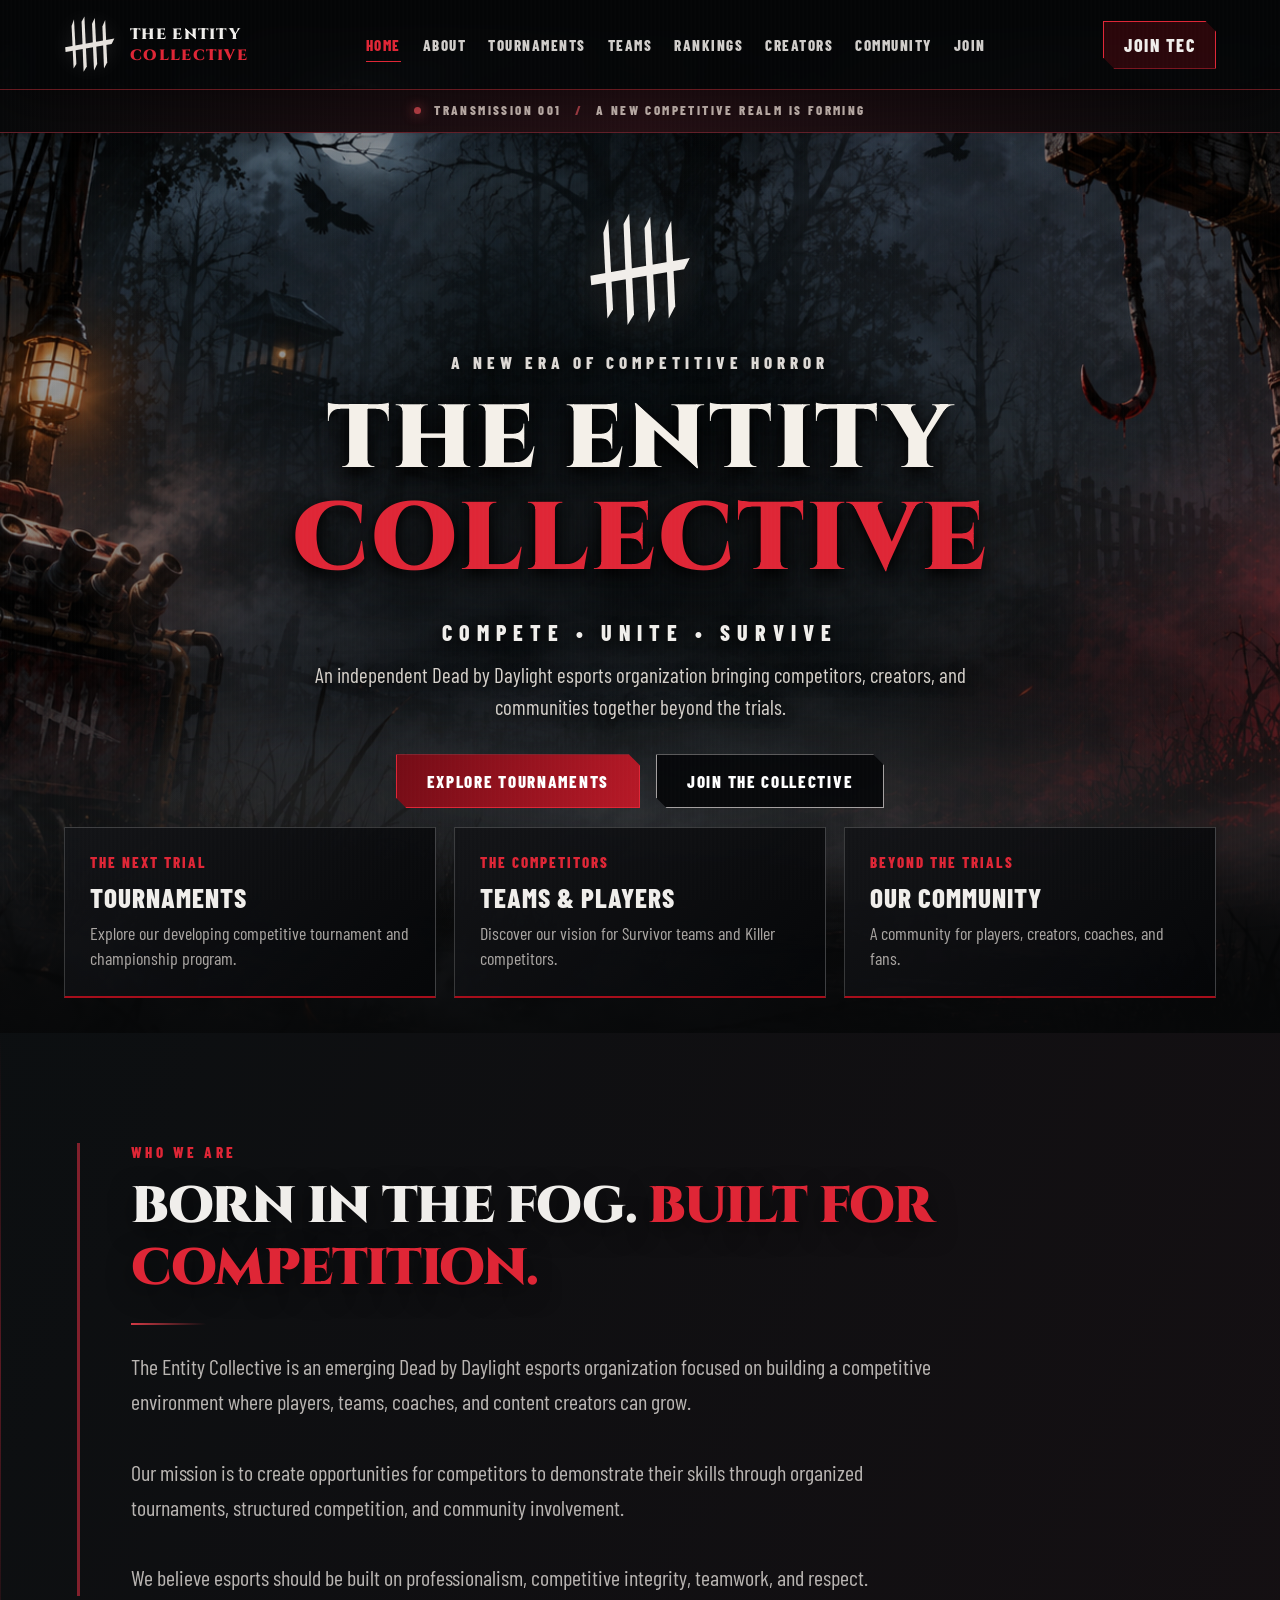
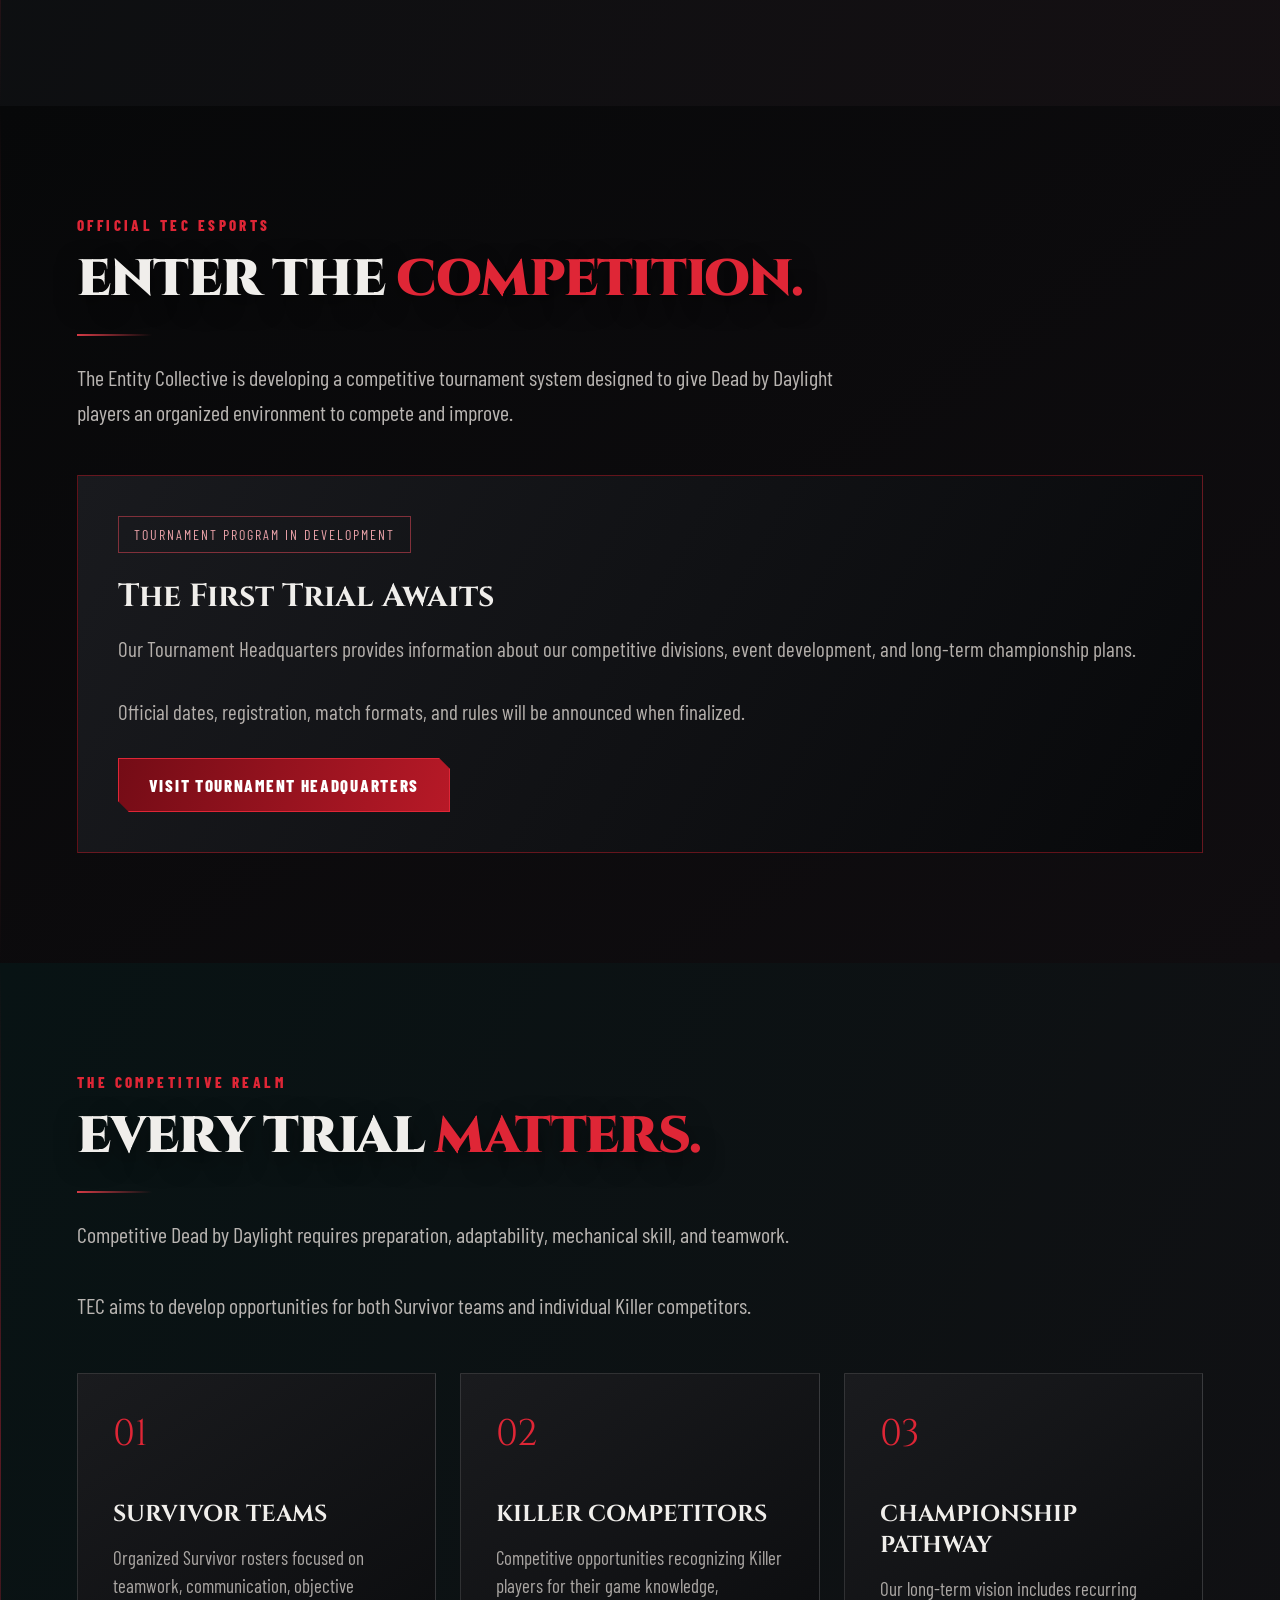
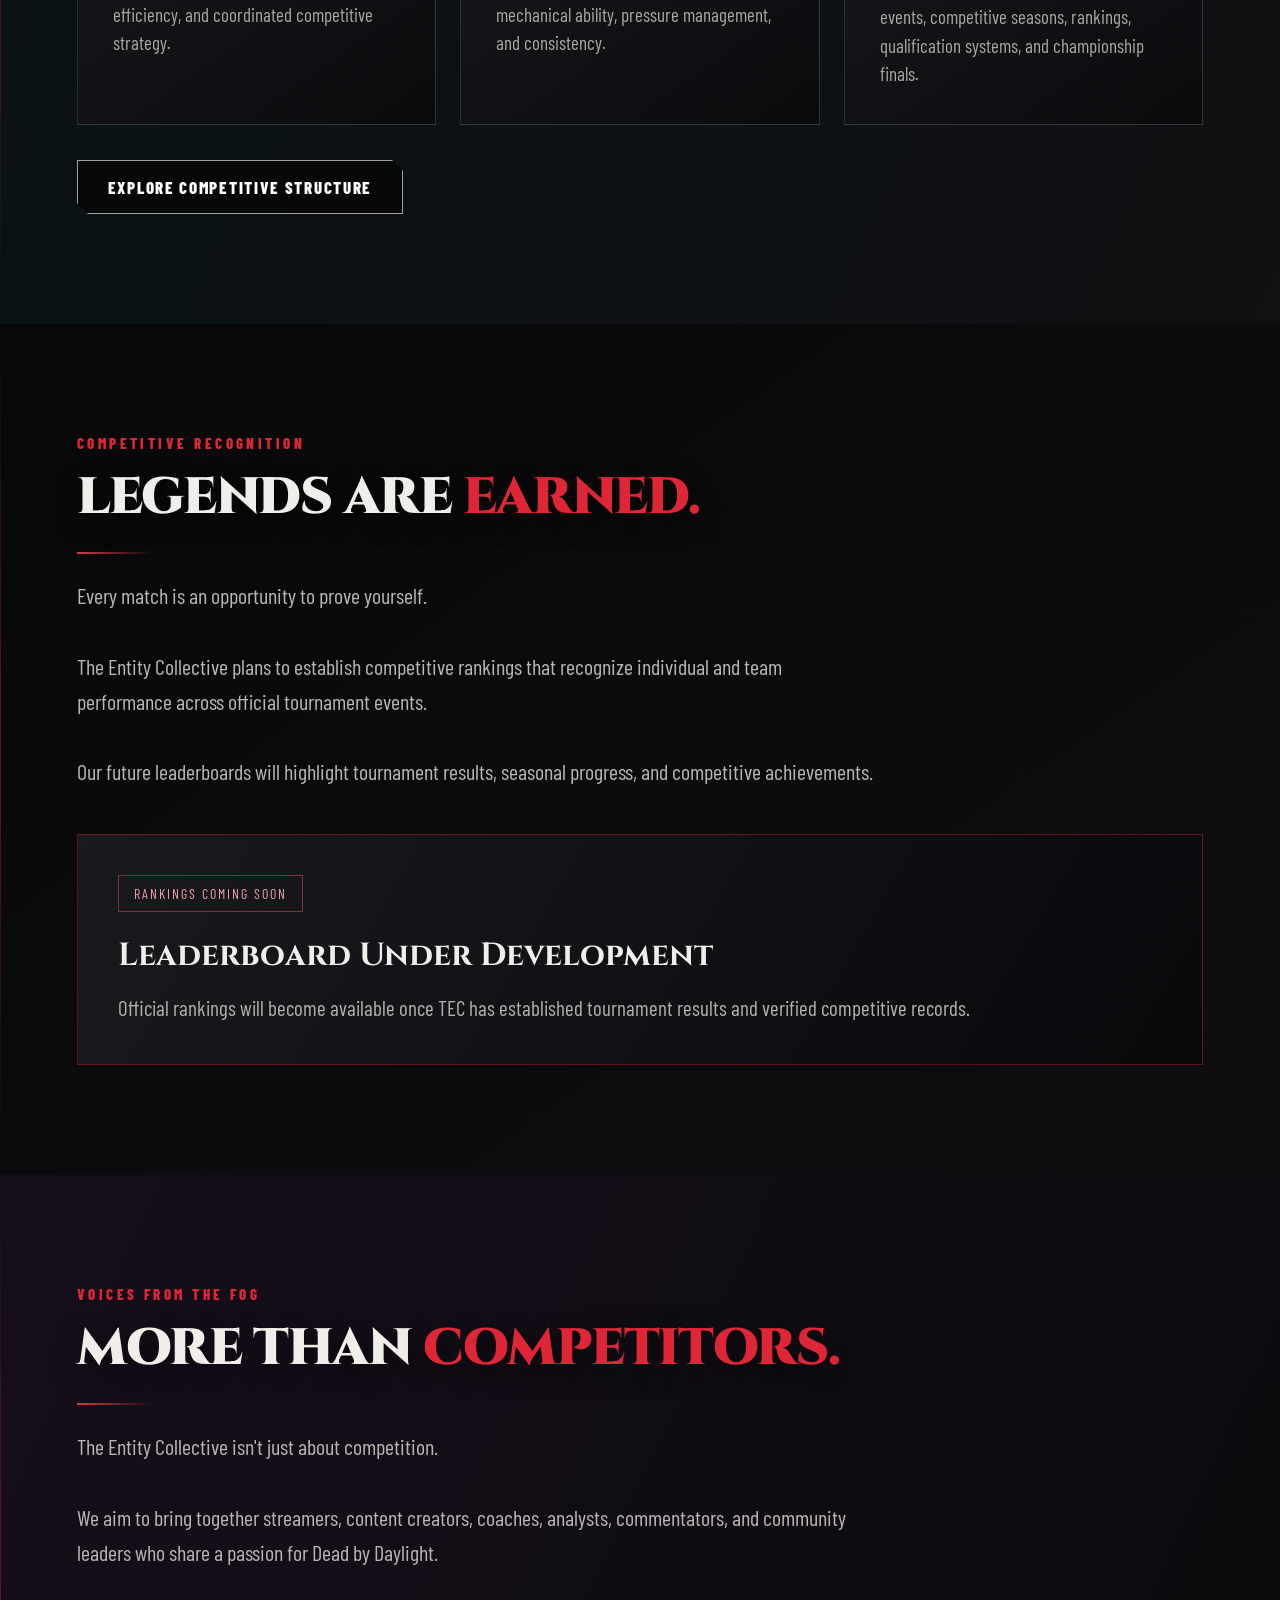
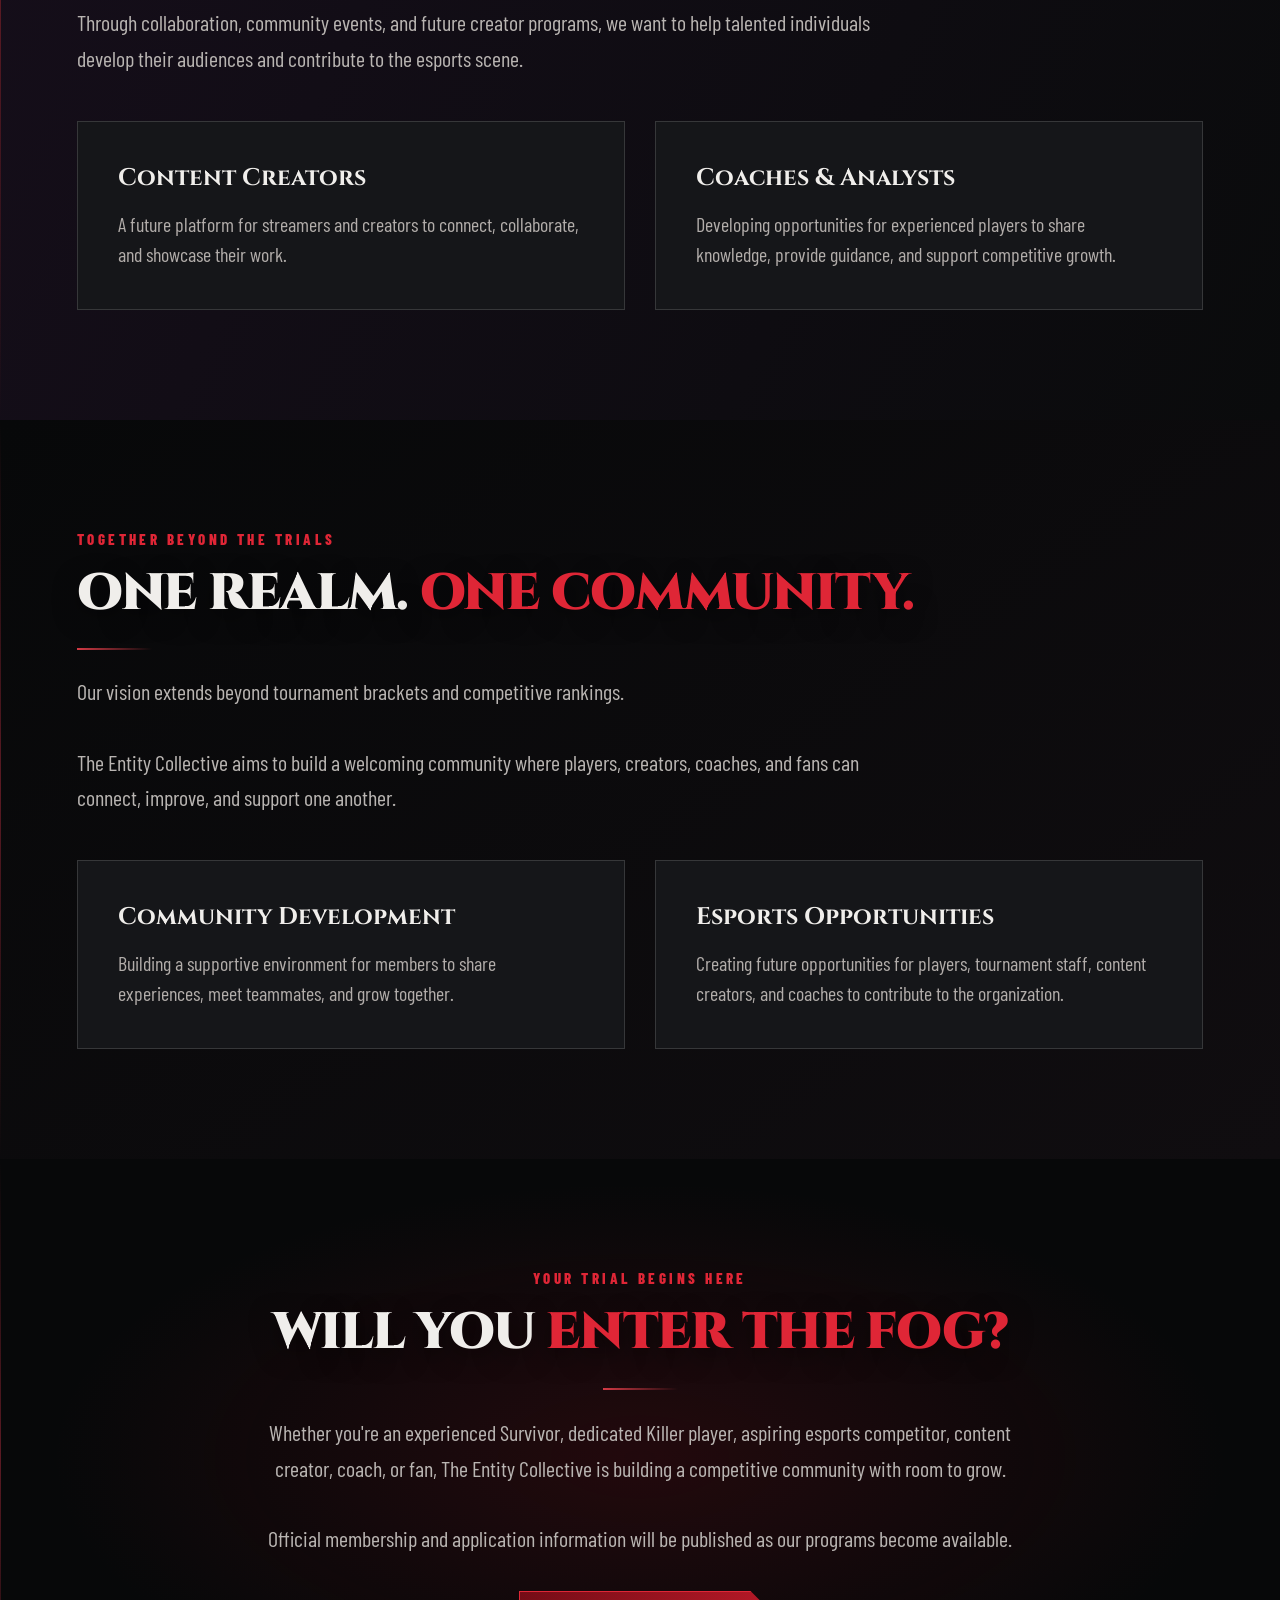
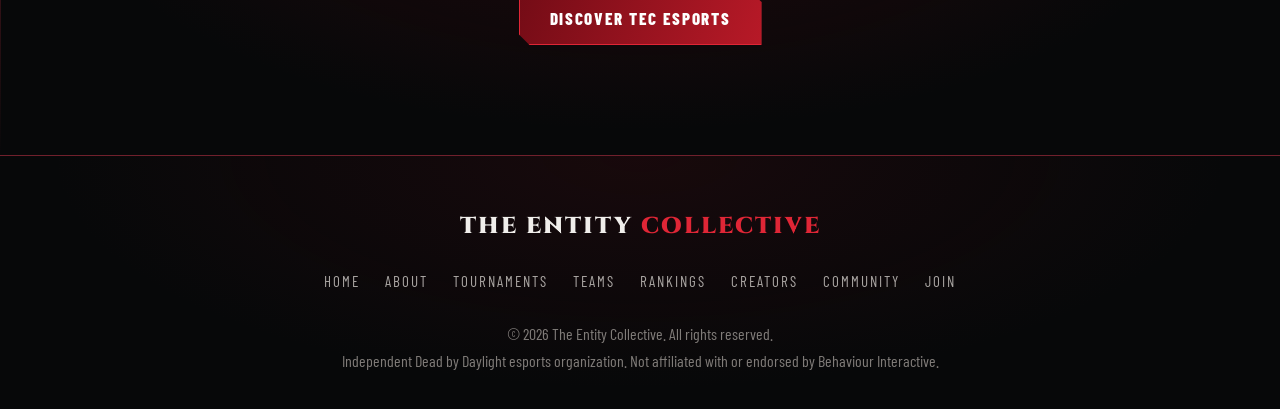
<file: index.html>
<!DOCTYPE html>
<html lang="en">
<head>
  <meta charset="UTF-8">
  <meta name="viewport" content="width=device-width, initial-scale=1.0">
  <meta name="theme-color" content="#08090b">

  <meta name="description" content="The Entity Collective is an independent Dead by Daylight esports organization dedicated to tournaments, competitive players, teams, creators, and community.">

  <title>The Entity Collective | Compete. Unite. Survive.</title>

  <link rel="stylesheet" href="/style.css?v=tec-variety-2">
</head>

<body class="realm-home">

<!-- TEC FIVE-MARK EMBLEM -->
<svg
  xmlns="http://www.w3.org/2000/svg"
  style="position:absolute;width:0;height:0;overflow:hidden"
  aria-hidden="true"
>
  <symbol id="tec-emblem" viewBox="0 0 130 140">
    <g fill="currentColor">
      <path d="M19 24 L25 7 L31 119 L24 130 Z"/>
      <path d="M44 13 L51 0 L57 125 L49 138 Z"/>
      <path d="M70 18 L77 4 L83 119 L75 135 Z"/>
      <path d="M96 25 L103 9 L108 115 L100 130 Z"/>
      <path d="M4 89 L3 77 L126 55 L119 69 Z"/>
    </g>
  </symbol>
</svg>

<!-- HEADER -->
<header class="site-header">
  <div class="nav-container">

    <a href="index.html" class="site-logo" aria-label="The Entity Collective homepage">
      <svg class="logo-mark" aria-hidden="true">
        <use href="#tec-emblem"></use>
      </svg>

      <div class="logo-text">
        THE ENTITY
        <span>COLLECTIVE</span>
      </div>
    </a>

    <nav class="nav-links" id="navLinks" aria-label="Main navigation">
      <a href="/index.html" class="active">Home</a>
      <a href="/about.html">About</a>
      <a href="/tournaments.html">Tournaments</a>
      <a href="/teams.html">Teams</a>
      <a href="/rankings.html">Rankings</a>
      <a href="/creators.html">Creators</a>
      <a href="/community.html">Community</a>
      <a href="/join.html">Join</a>
    </nav>

    <a href="/join.html" class="nav-cta">
      Join TEC
    </a>

    <button
      class="mobile-toggle"
      id="mobileToggle"
      type="button"
      aria-controls="navLinks"
      aria-expanded="false"
      aria-label="Open navigation menu"
    >
      &#9776;
    </button>

  </div>
</header>

<main>
<div class="realm-signal"><span class="signal-light"></span> TRANSMISSION 001 <span class="signal-divider">/</span> A NEW COMPETITIVE REALM IS FORMING</div>

  <!-- CINEMATIC HOMEPAGE HERO -->
  <section class="hero" id="home">

    <div class="hero-background"></div>

    <div class="fog-layer one" aria-hidden="true"></div>
    <div class="fog-layer two" aria-hidden="true"></div>

    <div class="hero-content">

      <svg
        class="hero-emblem"
        role="img"
        aria-label="The Entity Collective five-mark emblem"
      >
        <use href="#tec-emblem"></use>
      </svg>

      <div class="hero-eyebrow">
        A New Era of Competitive Horror
      </div>

      <h1 class="hero-title">
        <span class="title-top">The Entity</span>
        <span class="title-bottom">Collective</span>
      </h1>

      <div class="hero-tagline">
        Compete &bull; Unite &bull; Survive
      </div>

      <p class="hero-subtitle">
        An independent Dead by Daylight esports
        organization bringing competitors,
        creators, and communities together
        beyond the trials.
      </p>

      <div class="hero-actions">

        <a href="/tournaments.html" class="btn btn-primary">
          Explore Tournaments
        </a>

        <a href="/join.html" class="btn">
          Join the Collective
        </a>

      </div>

    </div>

    <!-- HOMEPAGE FEATURE PANELS -->
    <div class="hero-panels">

      <a href="/tournaments.html" class="feature-panel">

        <div class="panel-label">
          The Next Trial
        </div>

        <h3>Tournaments</h3>

        <p>
          Explore our developing competitive
          tournament and championship program.
        </p>

      </a>

      <a href="/teams.html" class="feature-panel">

        <div class="panel-label">
          The Competitors
        </div>

        <h3>Teams &amp; Players</h3>

        <p>
          Discover our vision for Survivor teams
          and Killer competitors.
        </p>

      </a>

      <a href="/community.html" class="feature-panel">

        <div class="panel-label">
          Beyond the Trials
        </div>

        <h3>Our Community</h3>

        <p>
          A community for players, creators,
          coaches, and fans.
        </p>

      </a>

    </div>

  </section>

  <!-- ABOUT TEC -->
  <section class="section section-dark" id="about">

    <div class="section-container">

      <div class="section-kicker">
        Who We Are
      </div>

      <h2 class="section-title">
        Born in the Fog.
        <span>Built for Competition.</span>
      </h2>

      <div class="section-line"></div>

      <p class="section-description">
        The Entity Collective is an emerging
        Dead by Daylight esports organization
        focused on building a competitive
        environment where players, teams,
        coaches, and content creators can grow.
        <br><br>
        Our mission is to create opportunities
        for competitors to demonstrate their
        skills through organized tournaments,
        structured competition, and community
        involvement.
        <br><br>
        We believe esports should be built
        on professionalism, competitive integrity,
        teamwork, and respect.
      </p>

    </div>

  </section>

  <!-- TOURNAMENTS PREVIEW -->
  <section class="section section-black" id="tournaments">

    <div class="section-container">

      <div class="section-kicker">
        Official TEC Esports
      </div>

      <h2 class="section-title">
        Enter the <span>Competition.</span>
      </h2>

      <div class="section-line"></div>

      <p class="section-description">
        The Entity Collective is developing
        a competitive tournament system
        designed to give Dead by Daylight
        players an organized environment
        to compete and improve.
      </p>

      <div class="tournament-display">

        <div class="status-label">
          Tournament Program In Development
        </div>

        <h3>The First Trial Awaits</h3>

        <p>
          Our Tournament Headquarters provides
          information about our competitive
          divisions, event development,
          and long-term championship plans.
          <br><br>
          Official dates, registration,
          match formats, and rules will
          be announced when finalized.
        </p>

        <div style="margin-top:30px">

          <a href="/tournaments.html" class="btn btn-primary">
            Visit Tournament Headquarters
          </a>

        </div>

      </div>

    </div>

  </section>

  <!-- COMPETITIVE TEAMS -->
  <section class="section section-dark" id="competition">

    <div class="section-container">

      <div class="section-kicker">
        The Competitive Realm
      </div>

      <h2 class="section-title">
        Every Trial <span>Matters.</span>
      </h2>

      <div class="section-line"></div>

      <p class="section-description">
        Competitive Dead by Daylight requires
        preparation, adaptability, mechanical
        skill, and teamwork.
        <br><br>
        TEC aims to develop opportunities
        for both Survivor teams and
        individual Killer competitors.
      </p>

      <div class="competition-grid">

        <article class="competition-card">

          <div class="card-number">01</div>

          <h3>Survivor Teams</h3>

          <p>
            Organized Survivor rosters
            focused on teamwork, communication,
            objective efficiency, and
            coordinated competitive strategy.
          </p>

        </article>

        <article class="competition-card">

          <div class="card-number">02</div>

          <h3>Killer Competitors</h3>

          <p>
            Competitive opportunities
            recognizing Killer players
            for their game knowledge,
            mechanical ability, pressure
            management, and consistency.
          </p>

        </article>

        <article class="competition-card">

          <div class="card-number">03</div>

          <h3>Championship Pathway</h3>

          <p>
            Our long-term vision includes
            recurring events, competitive
            seasons, rankings, qualification
            systems, and championship finals.
          </p>

        </article>

      </div>

      <div style="margin-top:35px">

        <a href="/tournaments.html" class="btn">
          Explore Competitive Structure
        </a>

      </div>

    </div>

  </section>

  <!-- PLAYER RANKINGS -->
  <section class="section section-black" id="rankings">

    <div class="section-container">

      <div class="section-kicker">
        Competitive Recognition
      </div>

      <h2 class="section-title">
        Legends Are <span>Earned.</span>
      </h2>

      <div class="section-line"></div>

      <p class="section-description">
        Every match is an opportunity
        to prove yourself.
        <br><br>
        The Entity Collective plans to
        establish competitive rankings
        that recognize individual and
        team performance across official
        tournament events.
        <br><br>
        Our future leaderboards will
        highlight tournament results,
        seasonal progress, and
        competitive achievements.
      </p>

      <div class="tournament-display">

        <div class="status-label">
          Rankings Coming Soon
        </div>

        <h3>Leaderboard Under Development</h3>

        <p>
          Official rankings will become
          available once TEC has established
          tournament results and verified
          competitive records.
        </p>

      </div>

    </div>

  </section>

  <!-- STREAMERS AND CREATORS -->
  <section class="section section-dark" id="creators">

    <div class="section-container">

      <div class="section-kicker">
        Voices From the Fog
      </div>

      <h2 class="section-title">
        More Than <span>Competitors.</span>
      </h2>

      <div class="section-line"></div>

      <p class="section-description">
        The Entity Collective isn't just
        about competition.
        <br><br>
        We aim to bring together streamers,
        content creators, coaches, analysts,
        commentators, and community leaders
        who share a passion for
        Dead by Daylight.
        <br><br>
        Through collaboration, community
        events, and future creator programs,
        we want to help talented individuals
        develop their audiences and
        contribute to the esports scene.
      </p>

      <div class="community-grid">

        <article class="community-card">

          <h3>Content Creators</h3>

          <p>
            A future platform for streamers
            and creators to connect,
            collaborate, and showcase
            their work.
          </p>

        </article>

        <article class="community-card">

          <h3>Coaches &amp; Analysts</h3>

          <p>
            Developing opportunities
            for experienced players
            to share knowledge,
            provide guidance, and
            support competitive growth.
          </p>

        </article>

      </div>

    </div>

  </section>

  <!-- COMMUNITY -->
  <section class="section section-black" id="community">

    <div class="section-container">

      <div class="section-kicker">
        Together Beyond the Trials
      </div>

      <h2 class="section-title">
        One Realm. <span>One Community.</span>
      </h2>

      <div class="section-line"></div>

      <p class="section-description">
        Our vision extends beyond
        tournament brackets and
        competitive rankings.
        <br><br>
        The Entity Collective aims to
        build a welcoming community
        where players, creators,
        coaches, and fans can connect,
        improve, and support one another.
      </p>

      <div class="community-grid">

        <article class="community-card">

          <h3>Community Development</h3>

          <p>
            Building a supportive
            environment for members
            to share experiences,
            meet teammates,
            and grow together.
          </p>

        </article>

        <article class="community-card">

          <h3>Esports Opportunities</h3>

          <p>
            Creating future opportunities
            for players, tournament staff,
            content creators, and coaches
            to contribute to the organization.
          </p>

        </article>

      </div>

    </div>

  </section>

  <!-- JOIN TEC -->
  <section class="section join-section" id="join">

    <div class="section-container">

      <div class="section-kicker">
        Your Trial Begins Here
      </div>

      <h2 class="section-title">
        Will You <span>Enter the Fog?</span>
      </h2>

      <div class="section-line"></div>

      <p class="section-description">
        Whether you're an experienced
        Survivor, dedicated Killer player,
        aspiring esports competitor,
        content creator, coach, or fan,
        The Entity Collective is
        building a competitive community
        with room to grow.
        <br><br>
        Official membership and
        application information will
        be published as our
        programs become available.
      </p>

      <a href="/tournaments.html" class="btn btn-primary">
        Discover TEC Esports
      </a>

    </div>

  </section>

</main>

<!-- FOOTER -->
<footer class="site-footer">

  <div class="footer-brand">
    THE ENTITY <span>COLLECTIVE</span>
  </div>

  <div class="footer-links">
    <a href="index.html">Home</a>
    <a href="/about.html">About</a>
    <a href="/tournaments.html">Tournaments</a>
    <a href="/teams.html">Teams</a>
    <a href="/rankings.html">Rankings</a>
    <a href="/creators.html">Creators</a>
    <a href="/community.html">Community</a>
    <a href="/join.html">Join</a>
  </div>

  <p>
    &copy; <span id="year"></span>
    The Entity Collective.
    All rights reserved.
  </p>

  <p>
    Independent Dead by Daylight esports organization.
    Not affiliated with or endorsed by Behaviour Interactive.
  </p>

</footer>

<!-- WEBSITE INTERACTIONS -->
<script>
  "use strict";

  // MOBILE NAVIGATION
  const mobileToggle =
    document.getElementById("mobileToggle");

  const navLinks =
    document.getElementById("navLinks");

  mobileToggle.addEventListener("click", () => {

    const isOpen =
      navLinks.classList.toggle("open");

    mobileToggle.setAttribute(
      "aria-expanded",
      String(isOpen)
    );

    mobileToggle.setAttribute(
      "aria-label",
      isOpen
        ? "Close navigation menu"
        : "Open navigation menu"
    );

  });

  // CLOSE MOBILE MENU AFTER SELECTION
  navLinks.querySelectorAll("a").forEach(link => {

    link.addEventListener("click", () => {

      navLinks.classList.remove("open");

      mobileToggle.setAttribute(
        "aria-expanded",
        "false"
      );

      mobileToggle.setAttribute(
        "aria-label",
        "Open navigation menu"
      );

    });

  });

  // COPYRIGHT YEAR
  document.getElementById("year").textContent =
    new Date().getFullYear();

</script>

</body>
</html>
</file>
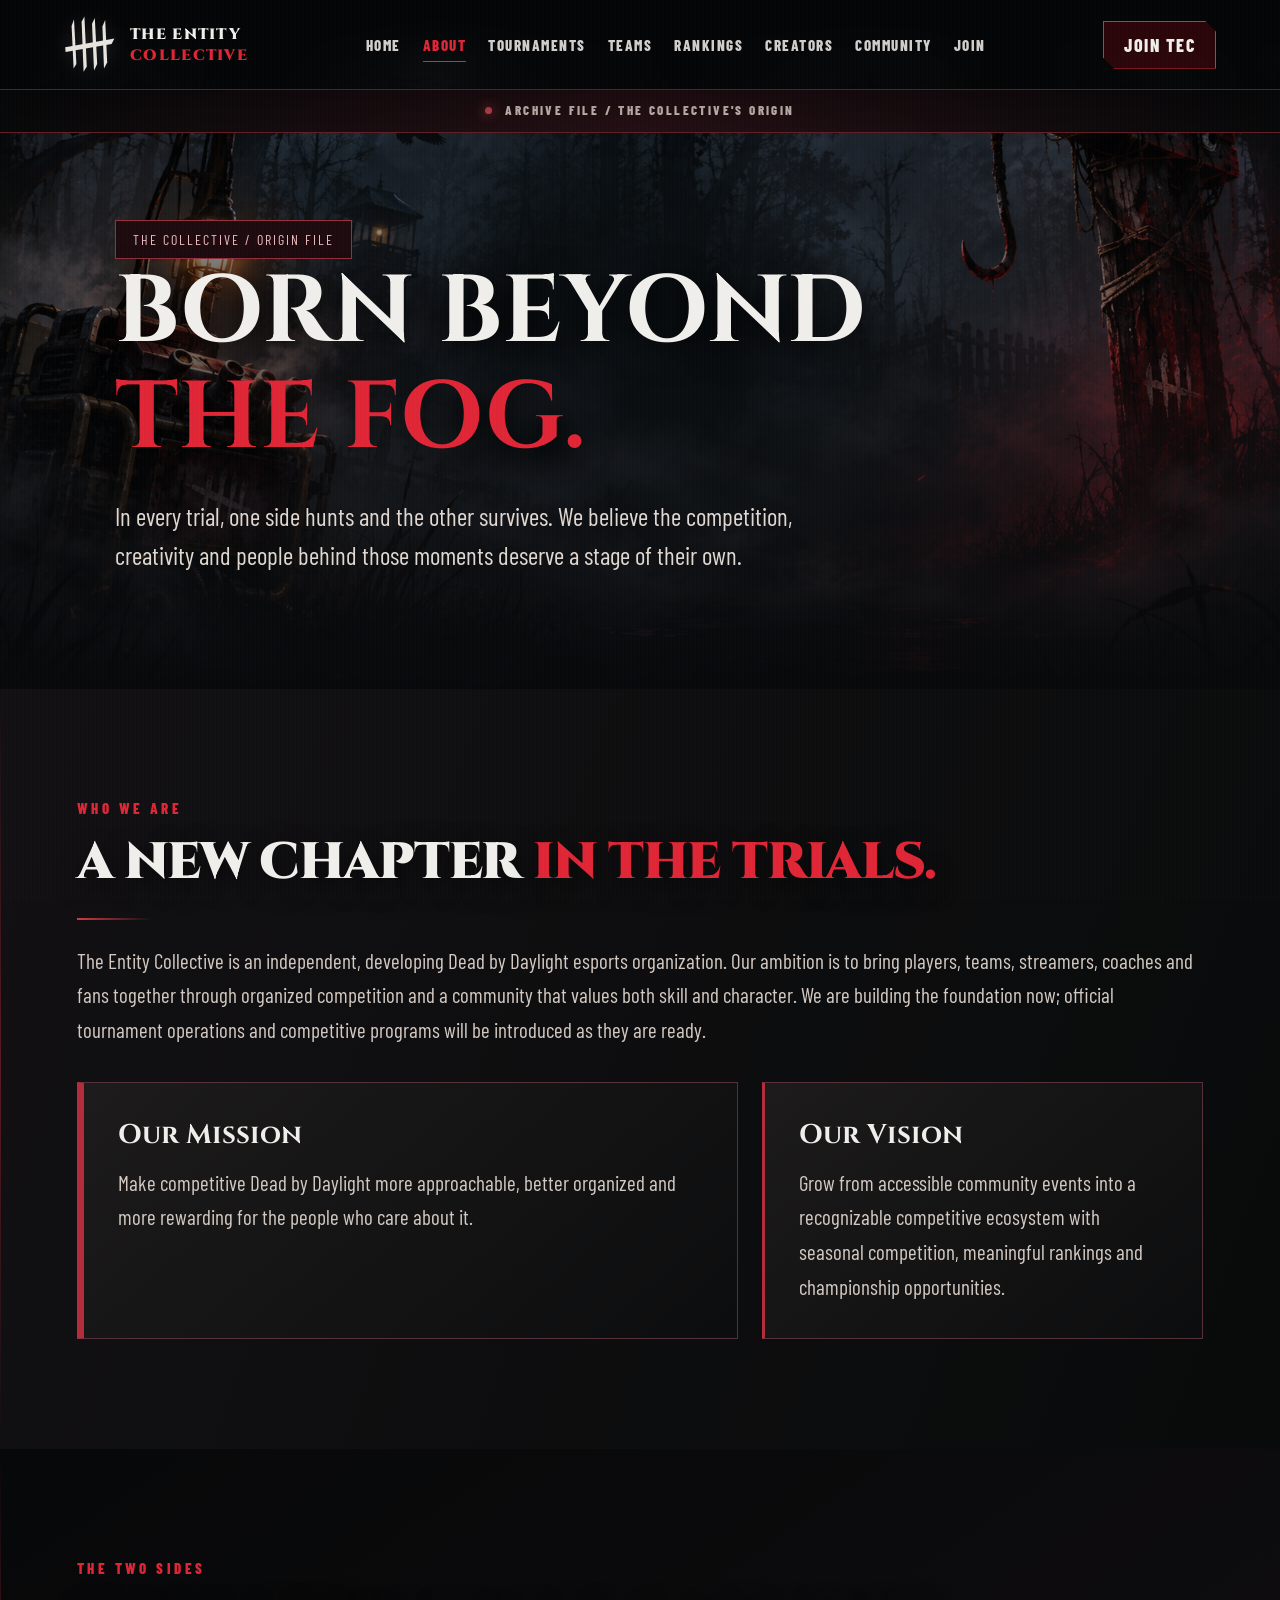
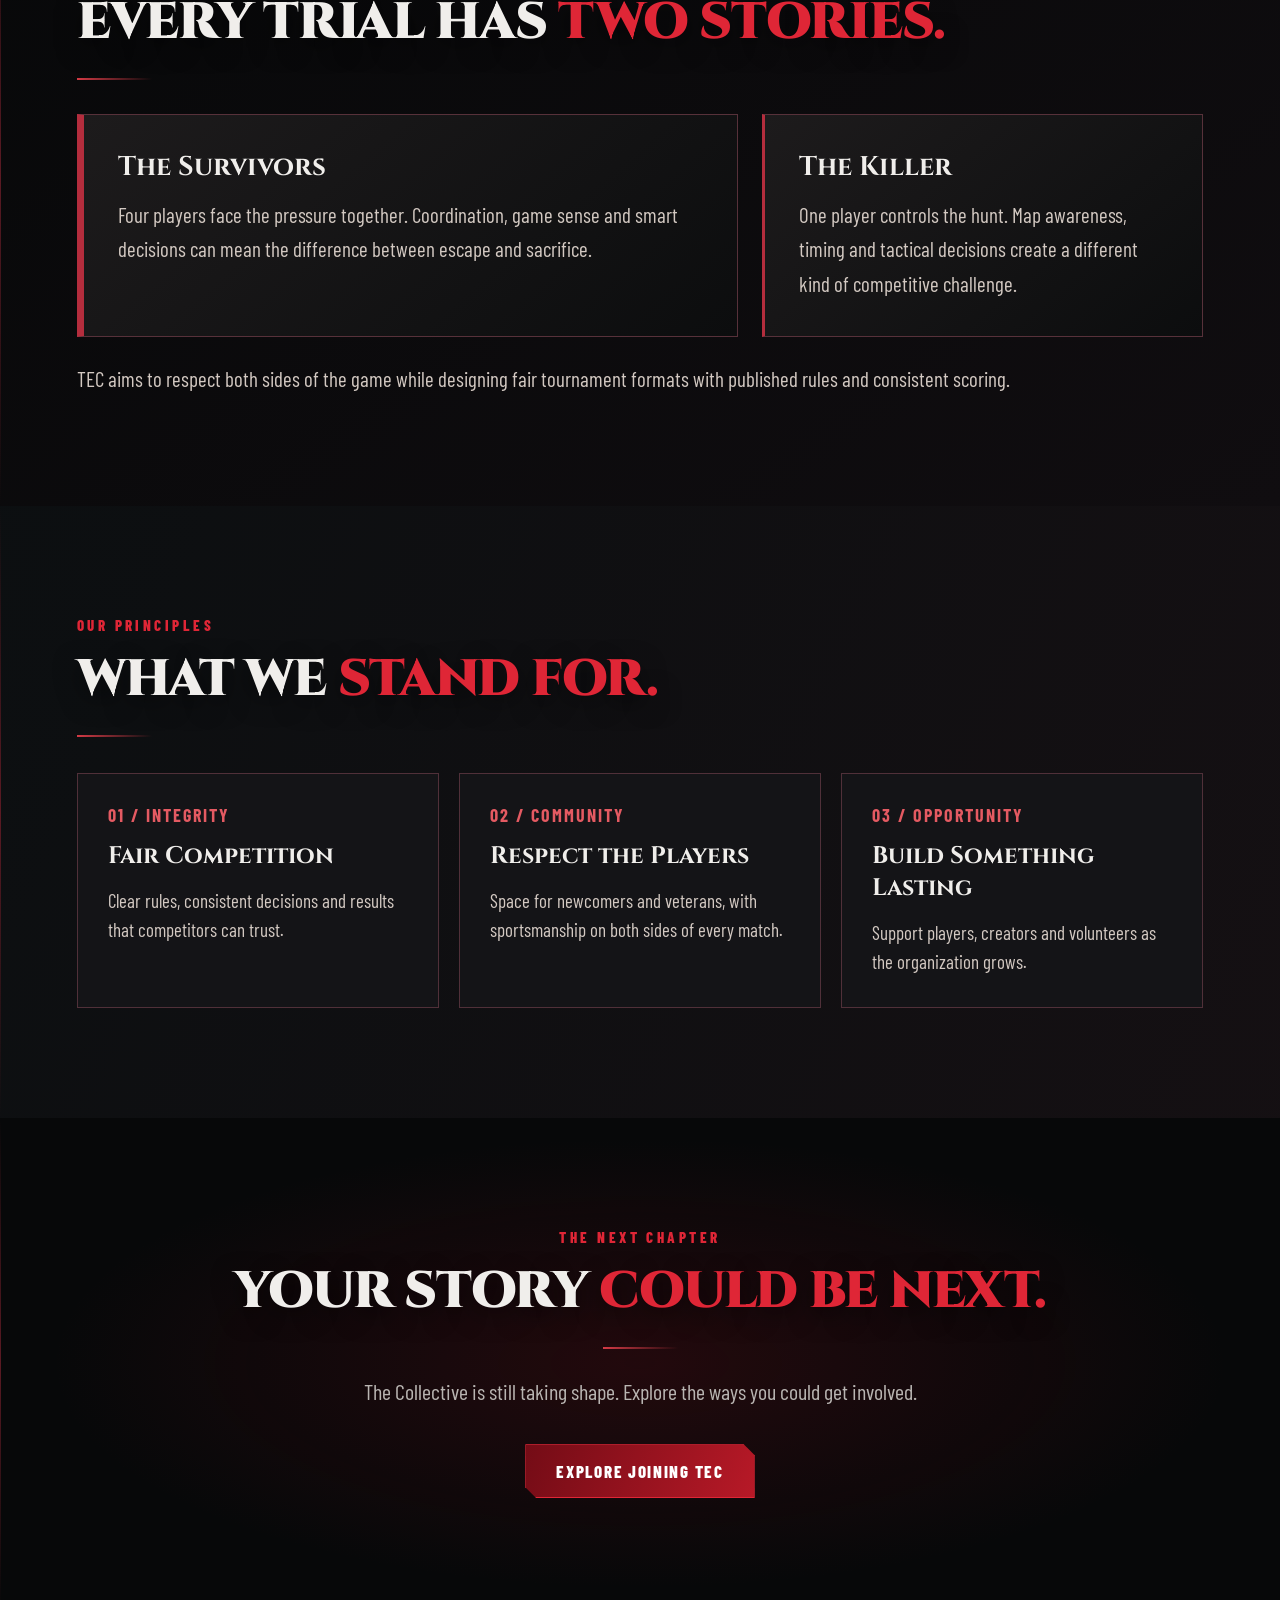
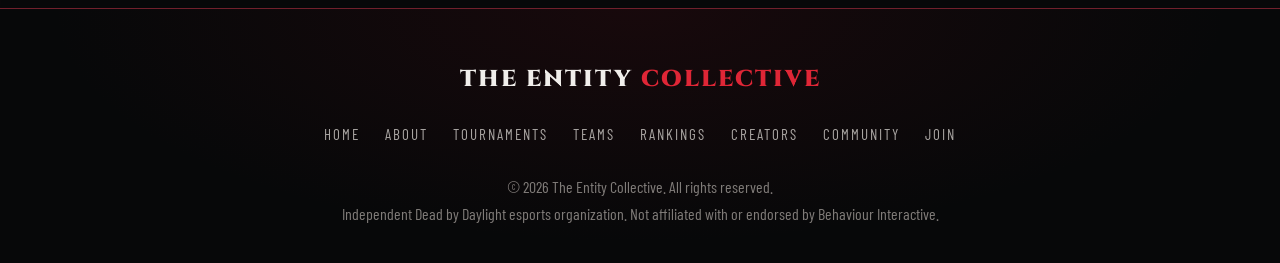
<file: about.html>
<!DOCTYPE html><html lang="en"><head><meta charset="UTF-8"><meta name="viewport" content="width=device-width,initial-scale=1"><meta name="theme-color" content="#08090b"><meta name="description" content="Discover the mission and vision behind The Entity Collective, an independent Dead by Daylight esports community."><title>About Us | The Entity Collective</title><link rel="stylesheet" href="/style.css?v=tec-variety-2"><style>.lore-hero{min-height:610px;display:grid;place-items:center;text-align:center;padding:175px 6% 90px;position:relative;isolation:isolate;background:linear-gradient(180deg,rgba(5,6,8,.45),rgba(5,6,8,.5) 45%,#08090b),url("/Fogbound%20Forest_%20Generator%20and%20Sacrificial%20Hook.png") center/cover}.lore-hero h1{font-family:var(--heading-font);font-size:clamp(45px,8vw,95px);line-height:1.12;text-transform:uppercase;text-shadow:0 8px 32px #000}.lore-hero h1 span{color:var(--red-bright)}.lore-hero p{font-size:clamp(19px,2.4vw,25px);max-width:780px;margin:25px auto;color:#e0d7d1;line-height:1.55}.lore-tag{display:inline-block;border:1px solid #94313b;background:#1e0b10;padding:10px 17px;color:#edb9bd;font-size:14px;letter-spacing:2px;text-transform:uppercase}.lore-grid{display:grid;grid-template-columns:repeat(2,minmax(0,1fr));gap:24px;margin-top:34px}.lore-panel{padding:34px;background:linear-gradient(140deg,#1d1b1c,#0c0d0e);border:1px solid #57313a;border-left:3px solid #b42d3d}.lore-panel h3{font-family:var(--heading-font);font-size:27px;margin-bottom:13px}.lore-panel p,.lore-copy{font-size:21px;color:#d3c9c2;line-height:1.65}.lore-list{margin:20px 0 0;padding-left:24px;color:#d3c9c2;font-size:20px;line-height:1.8}.lore-steps{display:grid;grid-template-columns:repeat(3,minmax(0,1fr));gap:20px;margin-top:36px}.lore-steps article{border:1px solid #503039;background:#141417;padding:30px}.lore-steps strong{color:#e45a62;letter-spacing:2px}.lore-steps h3{font-family:var(--heading-font);font-size:24px;margin:14px 0}.lore-steps p{font-size:19px;color:#d3c9c2;line-height:1.55}.lore-status{padding:30px;border:1px solid #92515a;background:#1b1014;margin-top:30px}.lore-status h3{font-family:var(--heading-font);font-size:25px;margin-bottom:12px}.lore-status p{font-size:20px;color:#e2d3cb;line-height:1.6}@media(max-width:800px){.lore-grid,.lore-steps{grid-template-columns:1fr}.lore-hero{min-height:490px}.lore-panel{padding:25px}}</style></head><body class="realm-about">
<svg xmlns="http://www.w3.org/2000/svg" style="position:absolute;width:0;height:0;overflow:hidden" aria-hidden="true"><symbol id="tec-emblem" viewBox="0 0 130 140">
    <g fill="currentColor">
      <path d="M19 24 L25 7 L31 119 L24 130 Z"/>
      <path d="M44 13 L51 0 L57 125 L49 138 Z"/>
      <path d="M70 18 L77 4 L83 119 L75 135 Z"/>
      <path d="M96 25 L103 9 L108 115 L100 130 Z"/>
      <path d="M4 89 L3 77 L126 55 L119 69 Z"/>
    </g>
  </symbol></svg><header class="site-header"><div class="nav-container"><a href="/index.html" class="site-logo" aria-label="The Entity Collective homepage">
      <svg class="logo-mark" aria-hidden="true">
        <use href="#tec-emblem"></use>
      </svg>

      <div class="logo-text">
        THE ENTITY
        <span>COLLECTIVE</span>
      </div>
    </a><nav class="nav-links" id="navLinks" aria-label="Main navigation"><a href="/index.html">Home</a><a href="/about.html" class="active">About</a><a href="/tournaments.html">Tournaments</a><a href="/teams.html">Teams</a><a href="/rankings.html">Rankings</a><a href="/creators.html">Creators</a><a href="/community.html">Community</a><a href="/join.html">Join</a></nav><a class="nav-cta" href="/join.html">Join TEC</a><button class="mobile-toggle" id="mobileToggle" type="button" aria-label="Open navigation menu" aria-controls="navLinks" aria-expanded="false">&#9776;</button></div></header><main><div class="realm-signal"><span class="signal-light"></span>ARCHIVE FILE / THE COLLECTIVE'S ORIGIN</div><section class="lore-hero"><div><div class="lore-tag">The Collective / Origin File</div><h1>Born Beyond <span>the Fog.</span></h1><p>In every trial, one side hunts and the other survives. We believe the competition, creativity and people behind those moments deserve a stage of their own.</p></div></section><section class="section section-dark"><div class="section-container"><div class="section-kicker">Who We Are</div><h2 class="section-title">A New Chapter <span>in the Trials.</span></h2><div class="section-line"></div><p class="lore-copy">The Entity Collective is an independent, developing Dead by Daylight esports organization. Our ambition is to bring players, teams, streamers, coaches and fans together through organized competition and a community that values both skill and character. We are building the foundation now; official tournament operations and competitive programs will be introduced as they are ready.</p><div class="lore-grid"><article class="lore-panel"><h3>Our Mission</h3><p>Make competitive Dead by Daylight more approachable, better organized and more rewarding for the people who care about it.</p></article><article class="lore-panel"><h3>Our Vision</h3><p>Grow from accessible community events into a recognizable competitive ecosystem with seasonal competition, meaningful rankings and championship opportunities.</p></article></div></div></section><section class="section section-black"><div class="section-container"><div class="section-kicker">The Two Sides</div><h2 class="section-title">Every Trial Has <span>Two Stories.</span></h2><div class="section-line"></div><div class="lore-grid"><article class="lore-panel"><h3>The Survivors</h3><p>Four players face the pressure together. Coordination, game sense and smart decisions can mean the difference between escape and sacrifice.</p></article><article class="lore-panel"><h3>The Killer</h3><p>One player controls the hunt. Map awareness, timing and tactical decisions create a different kind of competitive challenge.</p></article></div><p class="lore-copy" style="margin-top:25px">TEC aims to respect both sides of the game while designing fair tournament formats with published rules and consistent scoring.</p></div></section><section class="section section-dark"><div class="section-container"><div class="section-kicker">Our Principles</div><h2 class="section-title">What We <span>Stand For.</span></h2><div class="section-line"></div><div class="lore-steps"><article><strong>01 / INTEGRITY</strong><h3>Fair Competition</h3><p>Clear rules, consistent decisions and results that competitors can trust.</p></article><article><strong>02 / COMMUNITY</strong><h3>Respect the Players</h3><p>Space for newcomers and veterans, with sportsmanship on both sides of every match.</p></article><article><strong>03 / OPPORTUNITY</strong><h3>Build Something Lasting</h3><p>Support players, creators and volunteers as the organization grows.</p></article></div></div></section><section class="section join-section"><div class="section-container"><div class="section-kicker">The Next Chapter</div><h2 class="section-title">Your Story <span>Could Be Next.</span></h2><div class="section-line"></div><p class="section-description">The Collective is still taking shape. Explore the ways you could get involved.</p><a class="btn btn-primary" href="/join.html">Explore Joining TEC</a></div></section></main><footer class="site-footer"><div class="footer-brand">THE ENTITY <span>COLLECTIVE</span></div><div class="footer-links"><a href="/index.html">Home</a><a href="/about.html">About</a><a href="/tournaments.html">Tournaments</a><a href="/teams.html">Teams</a><a href="/rankings.html">Rankings</a><a href="/creators.html">Creators</a><a href="/community.html">Community</a><a href="/join.html">Join</a></div><p>&copy; <span id="year"></span> The Entity Collective. All rights reserved.</p><p>Independent Dead by Daylight esports organization. Not affiliated with or endorsed by Behaviour Interactive.</p></footer><script>const t=document.getElementById("mobileToggle"),n=document.getElementById("navLinks");t.addEventListener("click",()=>{const o=n.classList.toggle("open");t.setAttribute("aria-expanded",String(o));t.setAttribute("aria-label",o?"Close navigation menu":"Open navigation menu")});n.querySelectorAll("a").forEach(a=>a.addEventListener("click",()=>{n.classList.remove("open");t.setAttribute("aria-expanded","false")}));document.getElementById("year").textContent=new Date().getFullYear()</script></body></html>
</file>
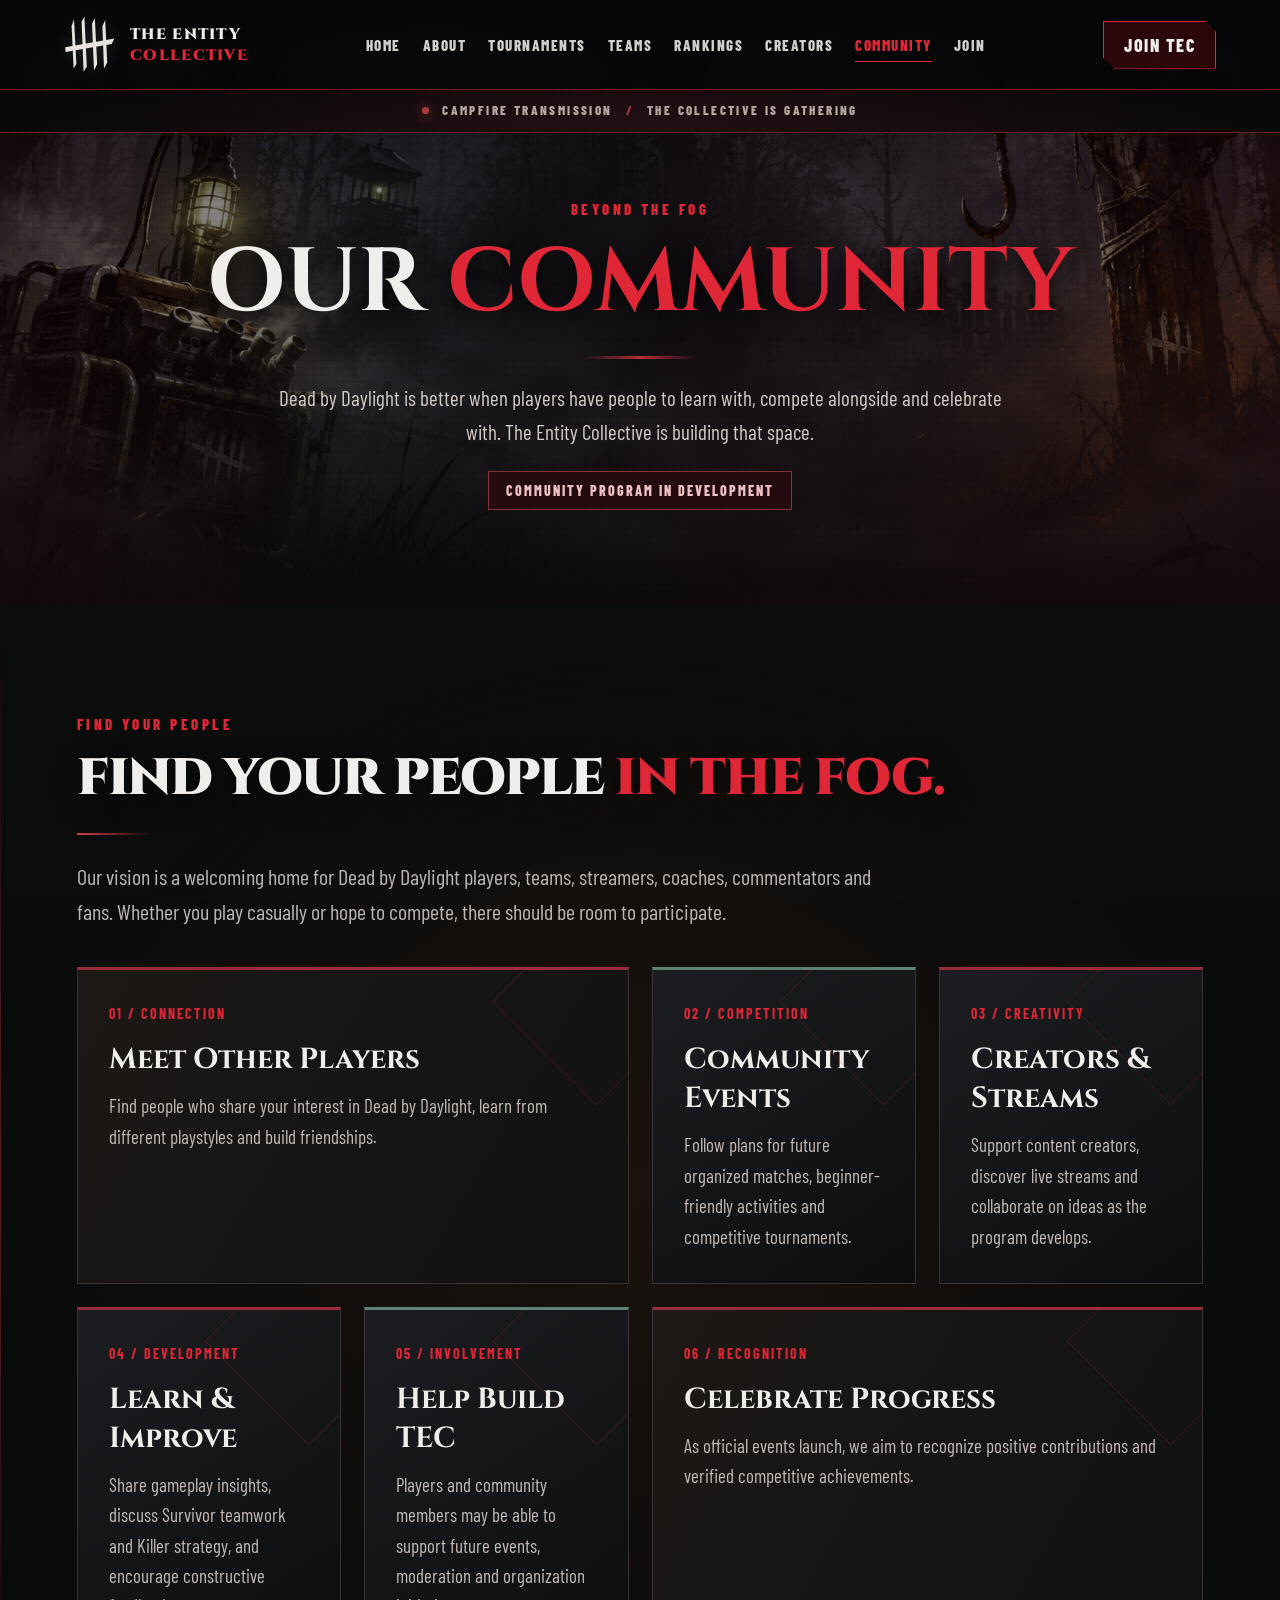
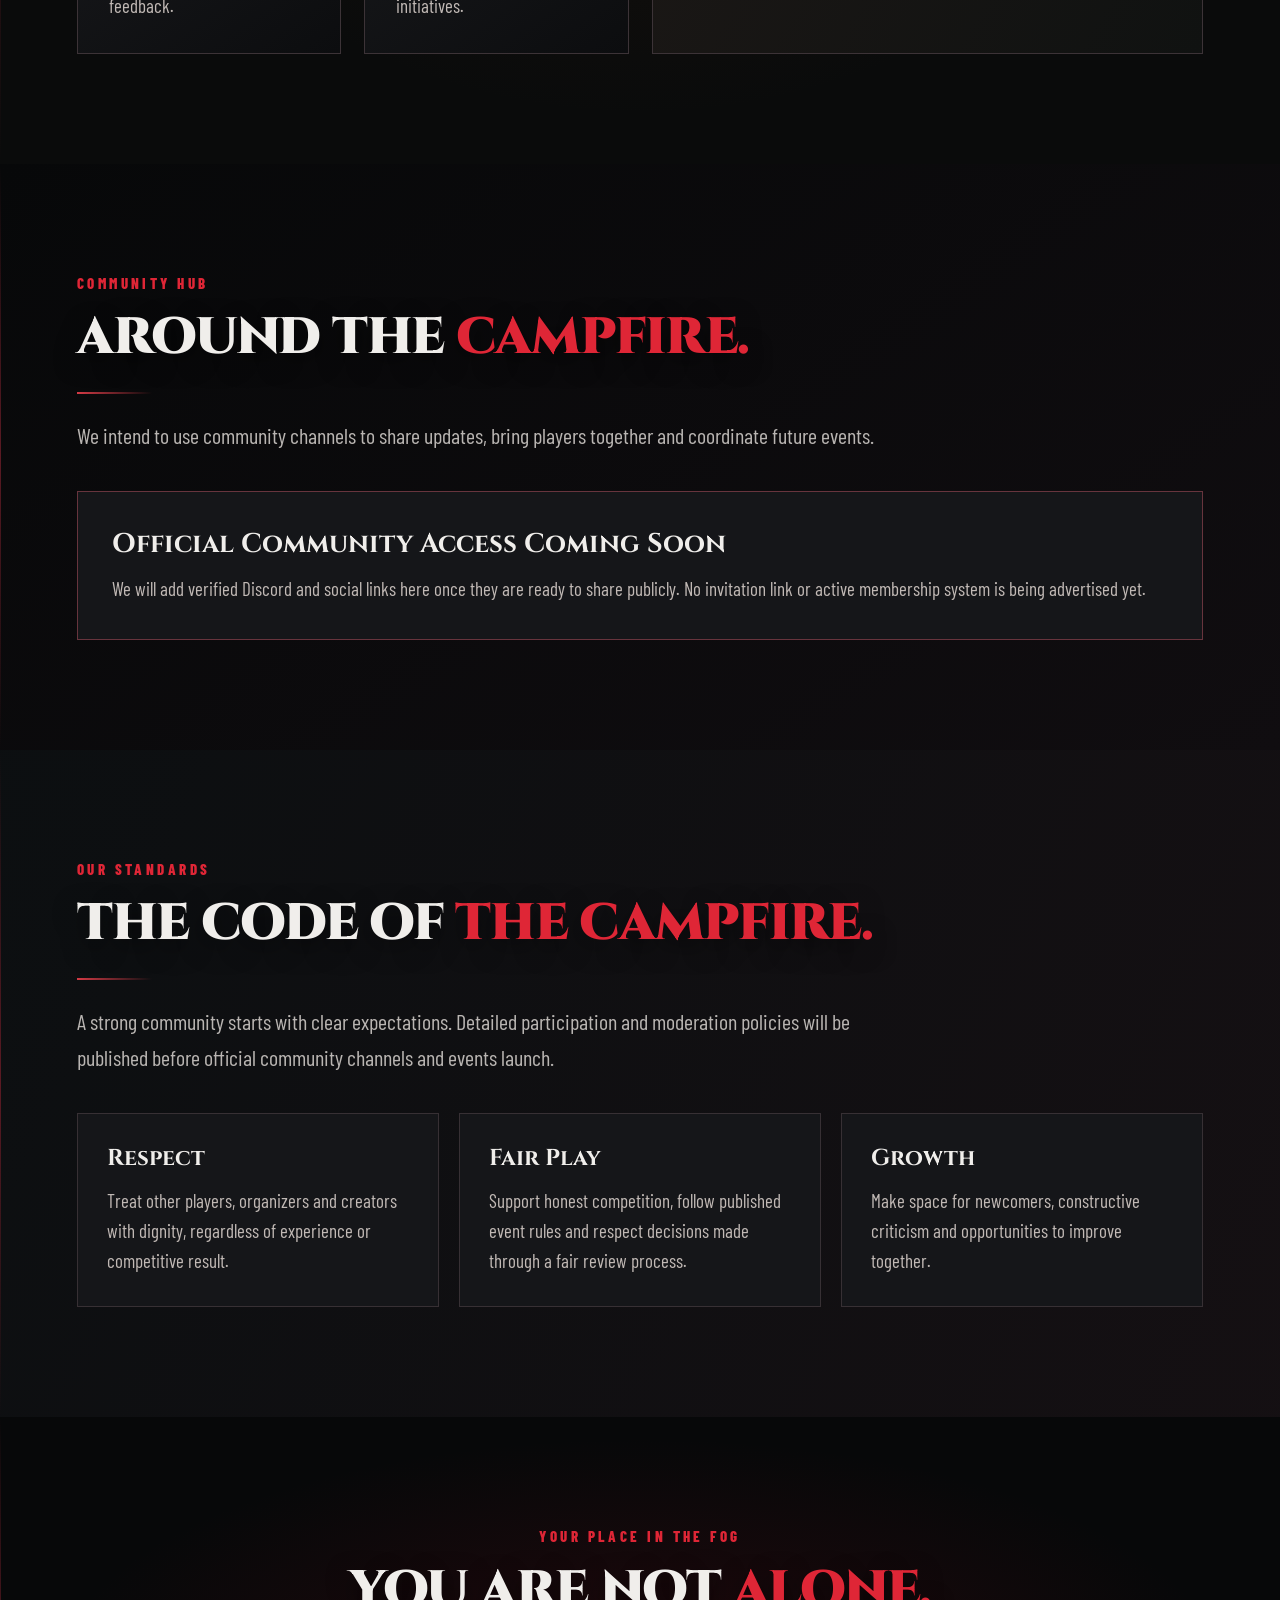
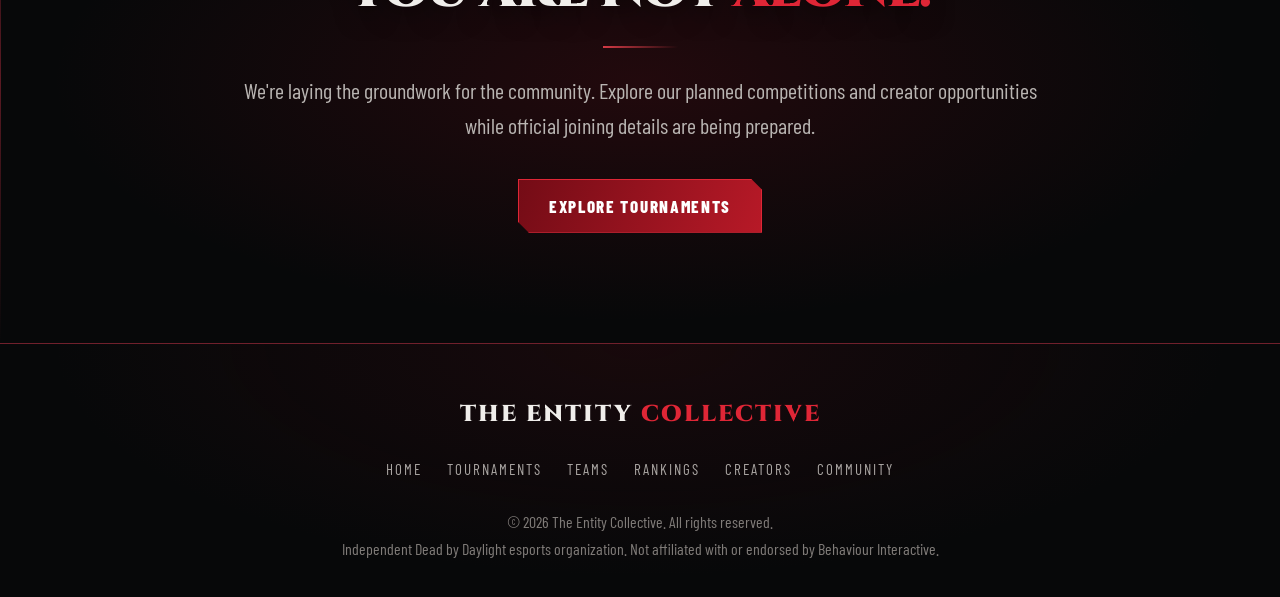
<file: community.html>
<!DOCTYPE html>
<html lang="en"><head><meta charset="UTF-8"><meta name="viewport" content="width=device-width,initial-scale=1"><meta name="theme-color" content="#08090b"><meta name="description" content="Join The Entity Collective community of Dead by Daylight players, creators and esports fans."><title>Community | The Entity Collective</title><link rel="stylesheet" href="/style.css?v=tec-variety-2">
<style>
.community-hero{position:relative;isolation:isolate;min-height:530px;display:flex;align-items:center;justify-content:center;text-align:center;padding:155px 6% 95px;overflow:hidden}
.community-hero:before{content:"";position:absolute;inset:0;z-index:-1;background:linear-gradient(180deg,rgba(4,5,7,.55),rgba(4,5,7,.42) 45%,#08090b),url("/Fogbound%20Forest_%20Generator%20and%20Sacrificial%20Hook.png") center/cover no-repeat}
.community-hero h1{font-family:var(--heading-font);font-size:clamp(42px,7vw,84px);line-height:1.12;text-transform:uppercase;text-shadow:0 6px 24px #000}
.community-hero h1 span{color:var(--red-bright)}
.community-hero p{max-width:730px;margin:22px auto;color:#d3cbc7;font-size:21px;line-height:1.6}
.community-tag{display:inline-block;padding:10px 17px;border:1px solid #87303a;background:#220a0f;color:#edc0c4;text-transform:uppercase;letter-spacing:2px;font-size:14px;font-weight:800}
.community-feature-grid{display:grid;grid-template-columns:repeat(3,minmax(0,1fr));gap:23px;margin-top:38px}
.community-feature{padding:31px;background:linear-gradient(145deg,#1c1d20,#0c0d0f);border:1px solid #3c3337;border-top:3px solid #982c3a}
.community-feature strong{color:var(--red-bright);font-size:14px;letter-spacing:2px}
.community-feature h3{font-family:var(--heading-font);font-size:clamp(23px,2.5vw,29px);margin:17px 0 12px}
.community-feature p,.community-note p,.community-values p{color:#c1b9b5;font-size:19px;line-height:1.6}
.community-note{background:#151619;border:1px solid #67343d;padding:34px;margin-top:38px}
.community-note h3{font-family:var(--heading-font);font-size:27px;margin-bottom:12px}
.community-values{display:grid;grid-template-columns:repeat(3,minmax(0,1fr));gap:20px;margin-top:38px}
.community-values article{background:#151619;border:1px solid #373034;padding:29px}
.community-values h3{font-family:var(--heading-font);font-size:23px;margin-bottom:12px}
@media(max-width:900px){.community-feature-grid,.community-values{grid-template-columns:1fr}.community-hero{min-height:470px}.community-feature{padding:26px}}
</style></head>
<body class="realm-community">
<svg xmlns="http://www.w3.org/2000/svg" style="position:absolute;width:0;height:0;overflow:hidden" aria-hidden="true"><symbol id="tec-emblem" viewBox="0 0 130 140">
    <g fill="currentColor">
      <path d="M19 24 L25 7 L31 119 L24 130 Z"/>
      <path d="M44 13 L51 0 L57 125 L49 138 Z"/>
      <path d="M70 18 L77 4 L83 119 L75 135 Z"/>
      <path d="M96 25 L103 9 L108 115 L100 130 Z"/>
      <path d="M4 89 L3 77 L126 55 L119 69 Z"/>
    </g>
  </symbol></svg>
<header class="site-header"><div class="nav-container"><a href="/index.html" class="site-logo" aria-label="The Entity Collective homepage">
      <svg class="logo-mark" aria-hidden="true">
        <use href="#tec-emblem"></use>
      </svg>

      <div class="logo-text">
        THE ENTITY
        <span>COLLECTIVE</span>
      </div>
    </a><nav class="nav-links" id="navLinks" aria-label="Main navigation">
      <a href="/index.html">Home</a>
      <a href="/about.html">About</a>
      <a href="/tournaments.html">Tournaments</a>
      <a href="/teams.html">Teams</a>
      <a href="/rankings.html">Rankings</a>
      <a href="/creators.html">Creators</a>
      <a href="/community.html" class="active">Community</a>
      <a href="/join.html">Join</a>
    </nav><a class="nav-cta" href="/join.html">Join TEC</a><button class="mobile-toggle" id="mobileToggle" type="button" aria-label="Open navigation menu" aria-controls="navLinks" aria-expanded="false">&#9776;</button></div></header>
<main>
<div class="realm-signal"><span class="signal-light"></span> CAMPFIRE TRANSMISSION <span class="signal-divider">/</span> THE COLLECTIVE IS GATHERING</div>
<section class="community-hero"><div><div class="section-kicker">Beyond the Fog</div><h1>Our <span>Community</span></h1><p>Dead by Daylight is better when players have people to learn with, compete alongside and celebrate with. The Entity Collective is building that space.</p><div class="community-tag">Community Program In Development</div></div></section>
<section class="section section-dark"><div class="section-container"><div class="section-kicker">Find Your People</div><h2 class="section-title">Find Your People <span>in the Fog.</span></h2><div class="section-line"></div><p class="section-description">Our vision is a welcoming home for Dead by Daylight players, teams, streamers, coaches, commentators and fans. Whether you play casually or hope to compete, there should be room to participate.</p><div class="community-feature-grid">
<article class="community-feature"><strong>01 / CONNECTION</strong><h3>Meet Other Players</h3><p>Find people who share your interest in Dead by Daylight, learn from different playstyles and build friendships.</p></article>
<article class="community-feature"><strong>02 / COMPETITION</strong><h3>Community Events</h3><p>Follow plans for future organized matches, beginner-friendly activities and competitive tournaments.</p></article>
<article class="community-feature"><strong>03 / CREATIVITY</strong><h3>Creators &amp; Streams</h3><p>Support content creators, discover live streams and collaborate on ideas as the program develops.</p></article>
<article class="community-feature"><strong>04 / DEVELOPMENT</strong><h3>Learn &amp; Improve</h3><p>Share gameplay insights, discuss Survivor teamwork and Killer strategy, and encourage constructive feedback.</p></article>
<article class="community-feature"><strong>05 / INVOLVEMENT</strong><h3>Help Build TEC</h3><p>Players and community members may be able to support future events, moderation and organization initiatives.</p></article>
<article class="community-feature"><strong>06 / RECOGNITION</strong><h3>Celebrate Progress</h3><p>As official events launch, we aim to recognize positive contributions and verified competitive achievements.</p></article>
</div></div></section>
<section class="section section-black"><div class="section-container"><div class="section-kicker">Community Hub</div><h2 class="section-title">Around the <span>Campfire.</span></h2><div class="section-line"></div><p class="section-description">We intend to use community channels to share updates, bring players together and coordinate future events.</p><div class="community-note"><h3>Official Community Access Coming Soon</h3><p>We will add verified Discord and social links here once they are ready to share publicly. No invitation link or active membership system is being advertised yet.</p></div></div></section>
<section class="section section-dark"><div class="section-container"><div class="section-kicker">Our Standards</div><h2 class="section-title">The Code of <span>the Campfire.</span></h2><div class="section-line"></div><p class="section-description">A strong community starts with clear expectations. Detailed participation and moderation policies will be published before official community channels and events launch.</p><div class="community-values">
<article><h3>Respect</h3><p>Treat other players, organizers and creators with dignity, regardless of experience or competitive result.</p></article>
<article><h3>Fair Play</h3><p>Support honest competition, follow published event rules and respect decisions made through a fair review process.</p></article>
<article><h3>Growth</h3><p>Make space for newcomers, constructive criticism and opportunities to improve together.</p></article>
</div></div></section>
<section class="section join-section"><div class="section-container"><div class="section-kicker">Your Place in the Fog</div><h2 class="section-title">You Are Not <span>Alone.</span></h2><div class="section-line"></div><p class="section-description">We're laying the groundwork for the community. Explore our planned competitions and creator opportunities while official joining details are being prepared.</p><a href="/tournaments.html" class="btn btn-primary">Explore Tournaments</a></div></section>
</main>
<footer class="site-footer"><div class="footer-brand">THE ENTITY <span>COLLECTIVE</span></div><div class="footer-links"><a href="/index.html">Home</a><a href="/tournaments.html">Tournaments</a><a href="/teams.html">Teams</a><a href="/rankings.html">Rankings</a><a href="/creators.html">Creators</a><a href="/community.html">Community</a></div><p>&copy; <span id="year"></span> The Entity Collective. All rights reserved.</p><p>Independent Dead by Daylight esports organization. Not affiliated with or endorsed by Behaviour Interactive.</p></footer>
<script>const toggle=document.getElementById("mobileToggle"),nav=document.getElementById("navLinks");toggle.addEventListener("click",()=>{const open=nav.classList.toggle("open");toggle.setAttribute("aria-expanded",String(open));toggle.setAttribute("aria-label",open?"Close navigation menu":"Open navigation menu")});nav.querySelectorAll("a").forEach(a=>a.addEventListener("click",()=>{nav.classList.remove("open");toggle.setAttribute("aria-expanded","false")}));document.getElementById("year").textContent=new Date().getFullYear();</script>
</body></html>
</file>
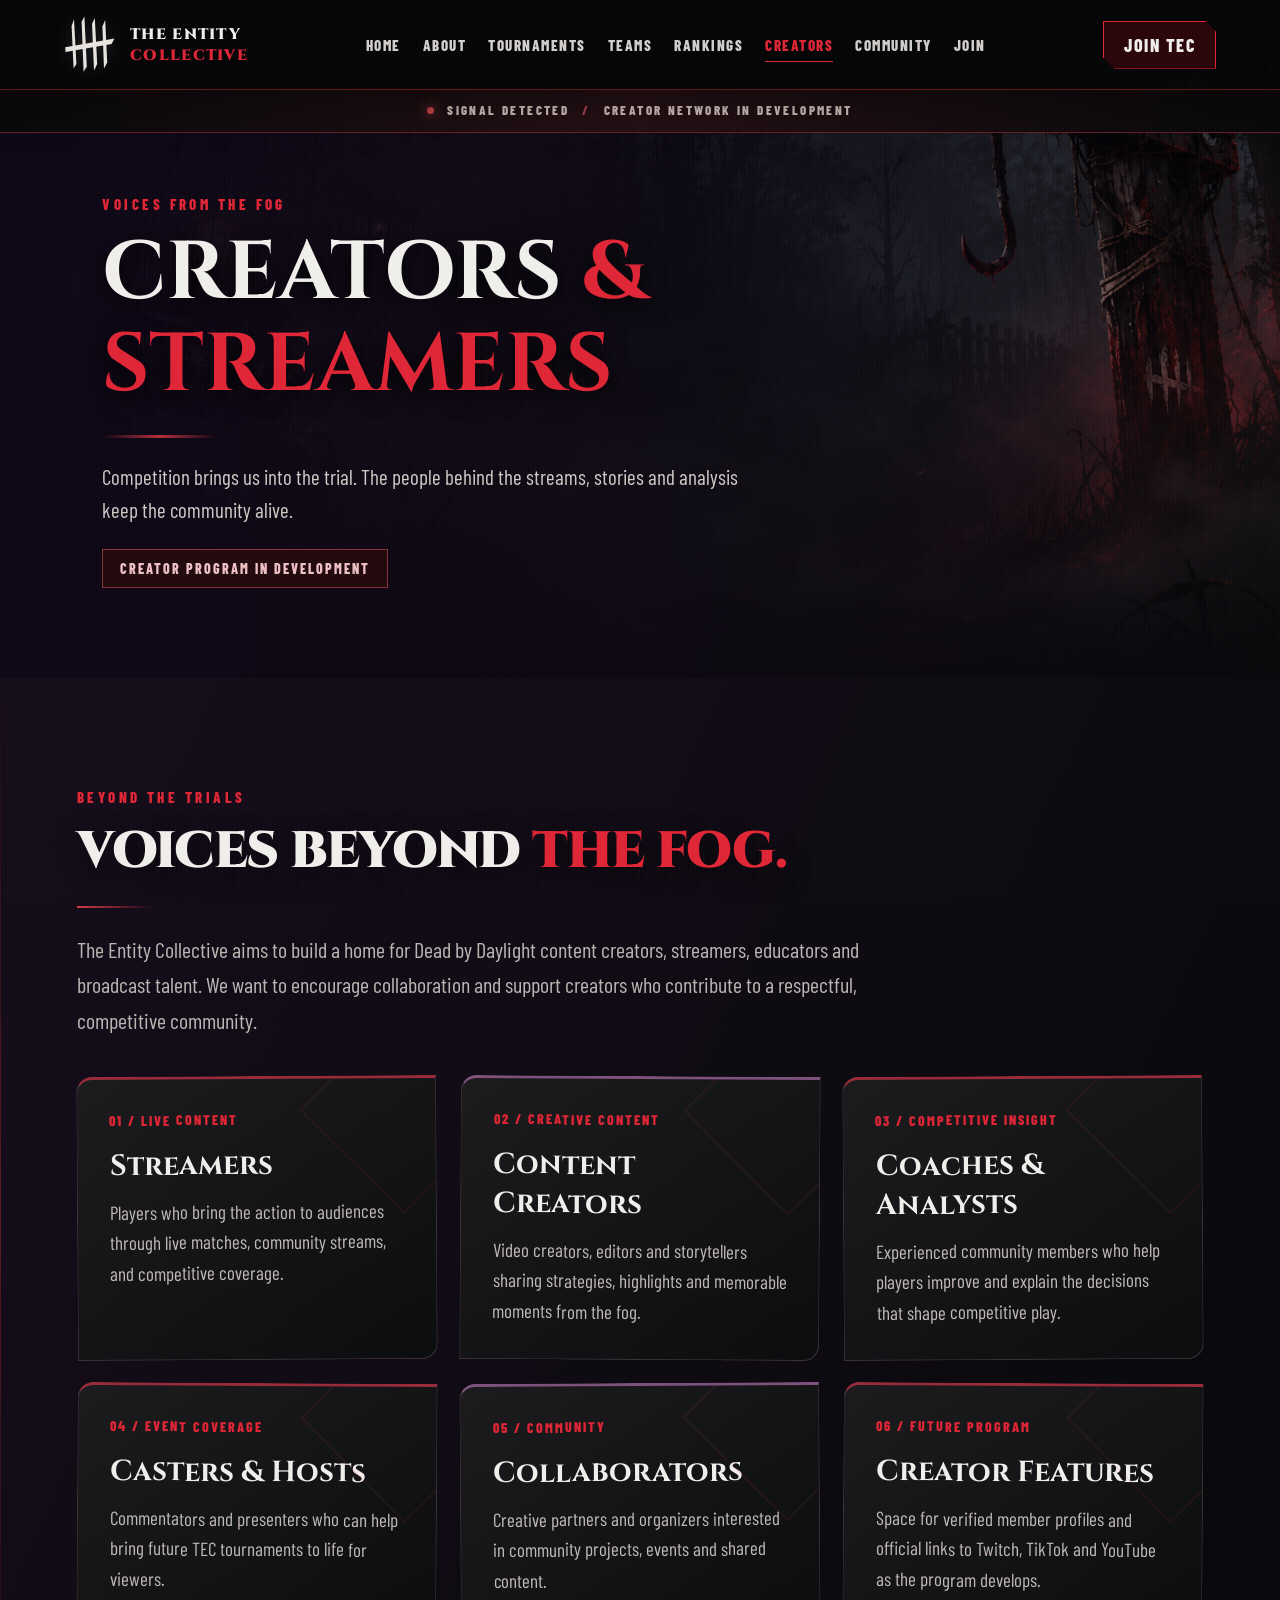
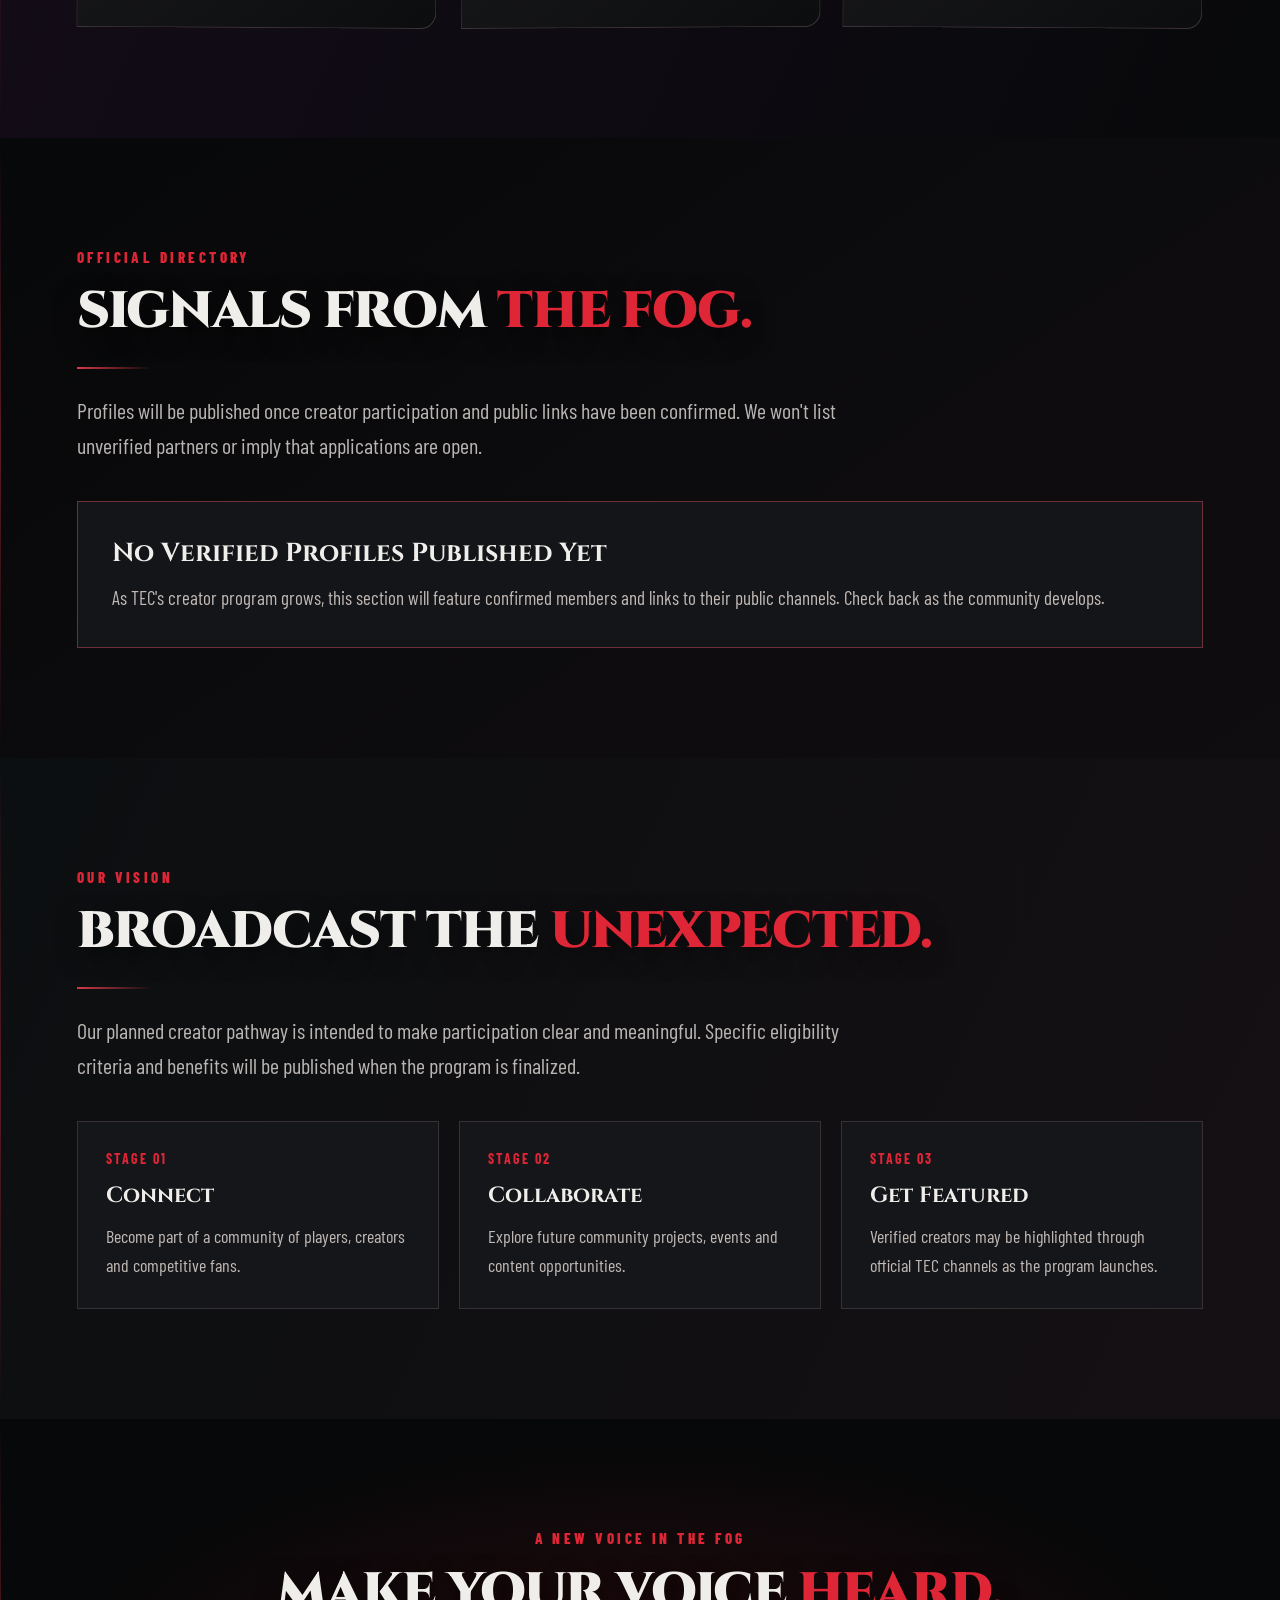
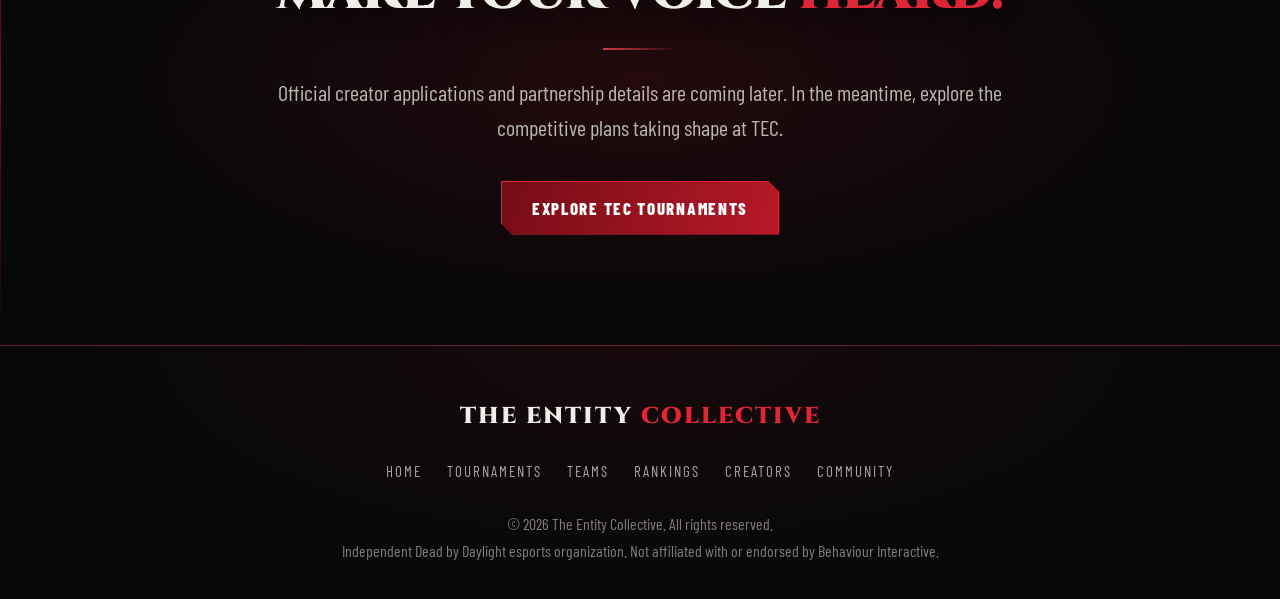
<file: creators.html>
<!DOCTYPE html>
<html lang="en">
<head><meta charset="UTF-8"><meta name="viewport" content="width=device-width,initial-scale=1"><meta name="theme-color" content="#08090b"><meta name="description" content="Discover the developing creator, streamer, coaching and broadcast community at The Entity Collective."><title>Creators & Streamers | The Entity Collective</title><link rel="stylesheet" href="/style.css?v=tec-variety-2">
<style>
.creator-hero{position:relative;isolation:isolate;min-height:540px;display:flex;align-items:center;justify-content:center;text-align:center;padding:150px 6% 90px;overflow:hidden}
.creator-hero:before{content:"";position:absolute;inset:0;z-index:-1;background:linear-gradient(180deg,rgba(4,5,7,.52),rgba(4,5,7,.42) 45%,#08090b),url("/Fogbound%20Forest_%20Generator%20and%20Sacrificial%20Hook.png") center/cover no-repeat}
.creator-hero h1{font-family:var(--heading-font);font-size:clamp(40px,7vw,82px);line-height:1.12;text-transform:uppercase;text-shadow:0 6px 22px #000}
.creator-hero h1 span{color:var(--red-bright)}
.creator-hero p{max-width:730px;margin:22px auto;color:#d1cbc7;font-size:21px;line-height:1.6}
.creator-tag{display:inline-block;padding:10px 17px;border:1px solid #87303a;background:#220a0f;color:#edc0c4;text-transform:uppercase;letter-spacing:2px;font-size:14px;font-weight:800}
.creator-grid{display:grid;grid-template-columns:repeat(3,minmax(0,1fr));gap:23px;margin-top:38px}
.creator-card{padding:32px;background:linear-gradient(145deg,#1c1c1f,#0c0d0f);border:1px solid #3c3337;border-top:3px solid #982c3a}
.creator-card .num{color:var(--red-bright);font-size:14px;font-weight:800;letter-spacing:2px}
.creator-card h3{font-family:var(--heading-font);font-size:clamp(23px,2.5vw,29px);margin:18px 0 12px}
.creator-card p{color:#c1b9b5;font-size:19px;line-height:1.6}
.creator-empty{margin-top:38px;background:#141518;border:1px solid #6b3038;padding:34px}
.creator-empty h3{font-family:var(--heading-font);font-size:26px;margin-bottom:12px}
.creator-empty p{color:#c1b9b5;font-size:19px;line-height:1.6}
.creator-path{display:grid;grid-template-columns:repeat(3,minmax(0,1fr));gap:20px;margin-top:38px}
.creator-path article{background:#151619;border:1px solid #373034;padding:28px}
.creator-path strong{display:block;color:var(--red-bright);font-size:14px;letter-spacing:2px;margin-bottom:14px}
.creator-path h3{font-family:var(--heading-font);font-size:22px;margin-bottom:12px}
.creator-path p{font-size:18px;line-height:1.6;color:#c1b9b5}
@media(max-width:950px){.creator-grid,.creator-path{grid-template-columns:1fr}.creator-hero{min-height:460px}.creator-card{padding:26px}}
</style></head>
<body class="realm-creators">
<svg xmlns="http://www.w3.org/2000/svg" style="position:absolute;width:0;height:0;overflow:hidden" aria-hidden="true"><symbol id="tec-emblem" viewBox="0 0 130 140">
    <g fill="currentColor">
      <path d="M19 24 L25 7 L31 119 L24 130 Z"/>
      <path d="M44 13 L51 0 L57 125 L49 138 Z"/>
      <path d="M70 18 L77 4 L83 119 L75 135 Z"/>
      <path d="M96 25 L103 9 L108 115 L100 130 Z"/>
      <path d="M4 89 L3 77 L126 55 L119 69 Z"/>
    </g>
  </symbol></svg>
<header class="site-header"><div class="nav-container">
<a href="/index.html" class="site-logo" aria-label="The Entity Collective homepage">
      <svg class="logo-mark" aria-hidden="true">
        <use href="#tec-emblem"></use>
      </svg>

      <div class="logo-text">
        THE ENTITY
        <span>COLLECTIVE</span>
      </div>
    </a>
<nav class="nav-links" id="navLinks" aria-label="Main navigation">
      <a href="/index.html">Home</a>
      <a href="/about.html">About</a>
      <a href="/tournaments.html">Tournaments</a>
      <a href="/teams.html">Teams</a>
      <a href="/rankings.html">Rankings</a>
      <a href="/creators.html" class="active">Creators</a>
      <a href="/community.html">Community</a>
      <a href="/join.html">Join</a>
    </nav><a class="nav-cta" href="/join.html">Join TEC</a>
<button class="mobile-toggle" id="mobileToggle" type="button" aria-label="Open navigation menu" aria-controls="navLinks" aria-expanded="false">&#9776;</button></div></header>
<main>
<div class="realm-signal"><span class="signal-light"></span> SIGNAL DETECTED <span class="signal-divider">/</span> CREATOR NETWORK IN DEVELOPMENT</div>
<section class="creator-hero"><div><div class="section-kicker">Voices From the Fog</div><h1>Creators <span>&amp; Streamers</span></h1><p>Competition brings us into the trial. The people behind the streams, stories and analysis keep the community alive.</p><div class="creator-tag">Creator Program In Development</div></div></section>
<section class="section section-dark"><div class="section-container"><div class="section-kicker">Beyond the Trials</div><h2 class="section-title">Voices Beyond <span>the Fog.</span></h2><div class="section-line"></div><p class="section-description">The Entity Collective aims to build a home for Dead by Daylight content creators, streamers, educators and broadcast talent. We want to encourage collaboration and support creators who contribute to a respectful, competitive community.</p>
<div class="creator-grid">
<article class="creator-card"><div class="num">01 / LIVE CONTENT</div><h3>Streamers</h3><p>Players who bring the action to audiences through live matches, community streams, and competitive coverage.</p></article>
<article class="creator-card"><div class="num">02 / CREATIVE CONTENT</div><h3>Content Creators</h3><p>Video creators, editors and storytellers sharing strategies, highlights and memorable moments from the fog.</p></article>
<article class="creator-card"><div class="num">03 / COMPETITIVE INSIGHT</div><h3>Coaches &amp; Analysts</h3><p>Experienced community members who help players improve and explain the decisions that shape competitive play.</p></article>
<article class="creator-card"><div class="num">04 / EVENT COVERAGE</div><h3>Casters &amp; Hosts</h3><p>Commentators and presenters who can help bring future TEC tournaments to life for viewers.</p></article>
<article class="creator-card"><div class="num">05 / COMMUNITY</div><h3>Collaborators</h3><p>Creative partners and organizers interested in community projects, events and shared content.</p></article>
<article class="creator-card"><div class="num">06 / FUTURE PROGRAM</div><h3>Creator Features</h3><p>Space for verified member profiles and official links to Twitch, TikTok and YouTube as the program develops.</p></article>
</div></div></section>
<section class="section section-black"><div class="section-container"><div class="section-kicker">Official Directory</div><h2 class="section-title">Signals From <span>the Fog.</span></h2><div class="section-line"></div><p class="section-description">Profiles will be published once creator participation and public links have been confirmed. We won't list unverified partners or imply that applications are open.</p>
<div class="creator-empty"><h3>No Verified Profiles Published Yet</h3><p>As TEC's creator program grows, this section will feature confirmed members and links to their public channels. Check back as the community develops.</p></div>
</div></section>
<section class="section section-dark"><div class="section-container"><div class="section-kicker">Our Vision</div><h2 class="section-title">Broadcast the <span>Unexpected.</span></h2><div class="section-line"></div><p class="section-description">Our planned creator pathway is intended to make participation clear and meaningful. Specific eligibility criteria and benefits will be published when the program is finalized.</p>
<div class="creator-path"><article><strong>STAGE 01</strong><h3>Connect</h3><p>Become part of a community of players, creators and competitive fans.</p></article><article><strong>STAGE 02</strong><h3>Collaborate</h3><p>Explore future community projects, events and content opportunities.</p></article><article><strong>STAGE 03</strong><h3>Get Featured</h3><p>Verified creators may be highlighted through official TEC channels as the program launches.</p></article></div>
</div></section>
<section class="section join-section"><div class="section-container"><div class="section-kicker">A New Voice in the Fog</div><h2 class="section-title">Make Your Voice <span>Heard.</span></h2><div class="section-line"></div><p class="section-description">Official creator applications and partnership details are coming later. In the meantime, explore the competitive plans taking shape at TEC.</p><a href="/tournaments.html" class="btn btn-primary">Explore TEC Tournaments</a></div></section>
</main>
<footer class="site-footer"><div class="footer-brand">THE ENTITY <span>COLLECTIVE</span></div><div class="footer-links"><a href="/index.html">Home</a><a href="/tournaments.html">Tournaments</a><a href="/teams.html">Teams</a><a href="/rankings.html">Rankings</a><a href="/creators.html">Creators</a><a href="/community.html">Community</a></div><p>&copy; <span id="year"></span> The Entity Collective. All rights reserved.</p><p>Independent Dead by Daylight esports organization. Not affiliated with or endorsed by Behaviour Interactive.</p></footer>
<script>const toggle=document.getElementById("mobileToggle"),nav=document.getElementById("navLinks");toggle.addEventListener("click",()=>{const open=nav.classList.toggle("open");toggle.setAttribute("aria-expanded",String(open));toggle.setAttribute("aria-label",open?"Close navigation menu":"Open navigation menu")});nav.querySelectorAll("a").forEach(a=>a.addEventListener("click",()=>{nav.classList.remove("open");toggle.setAttribute("aria-expanded","false")}));document.getElementById("year").textContent=new Date().getFullYear();</script>
</body></html>
</file>
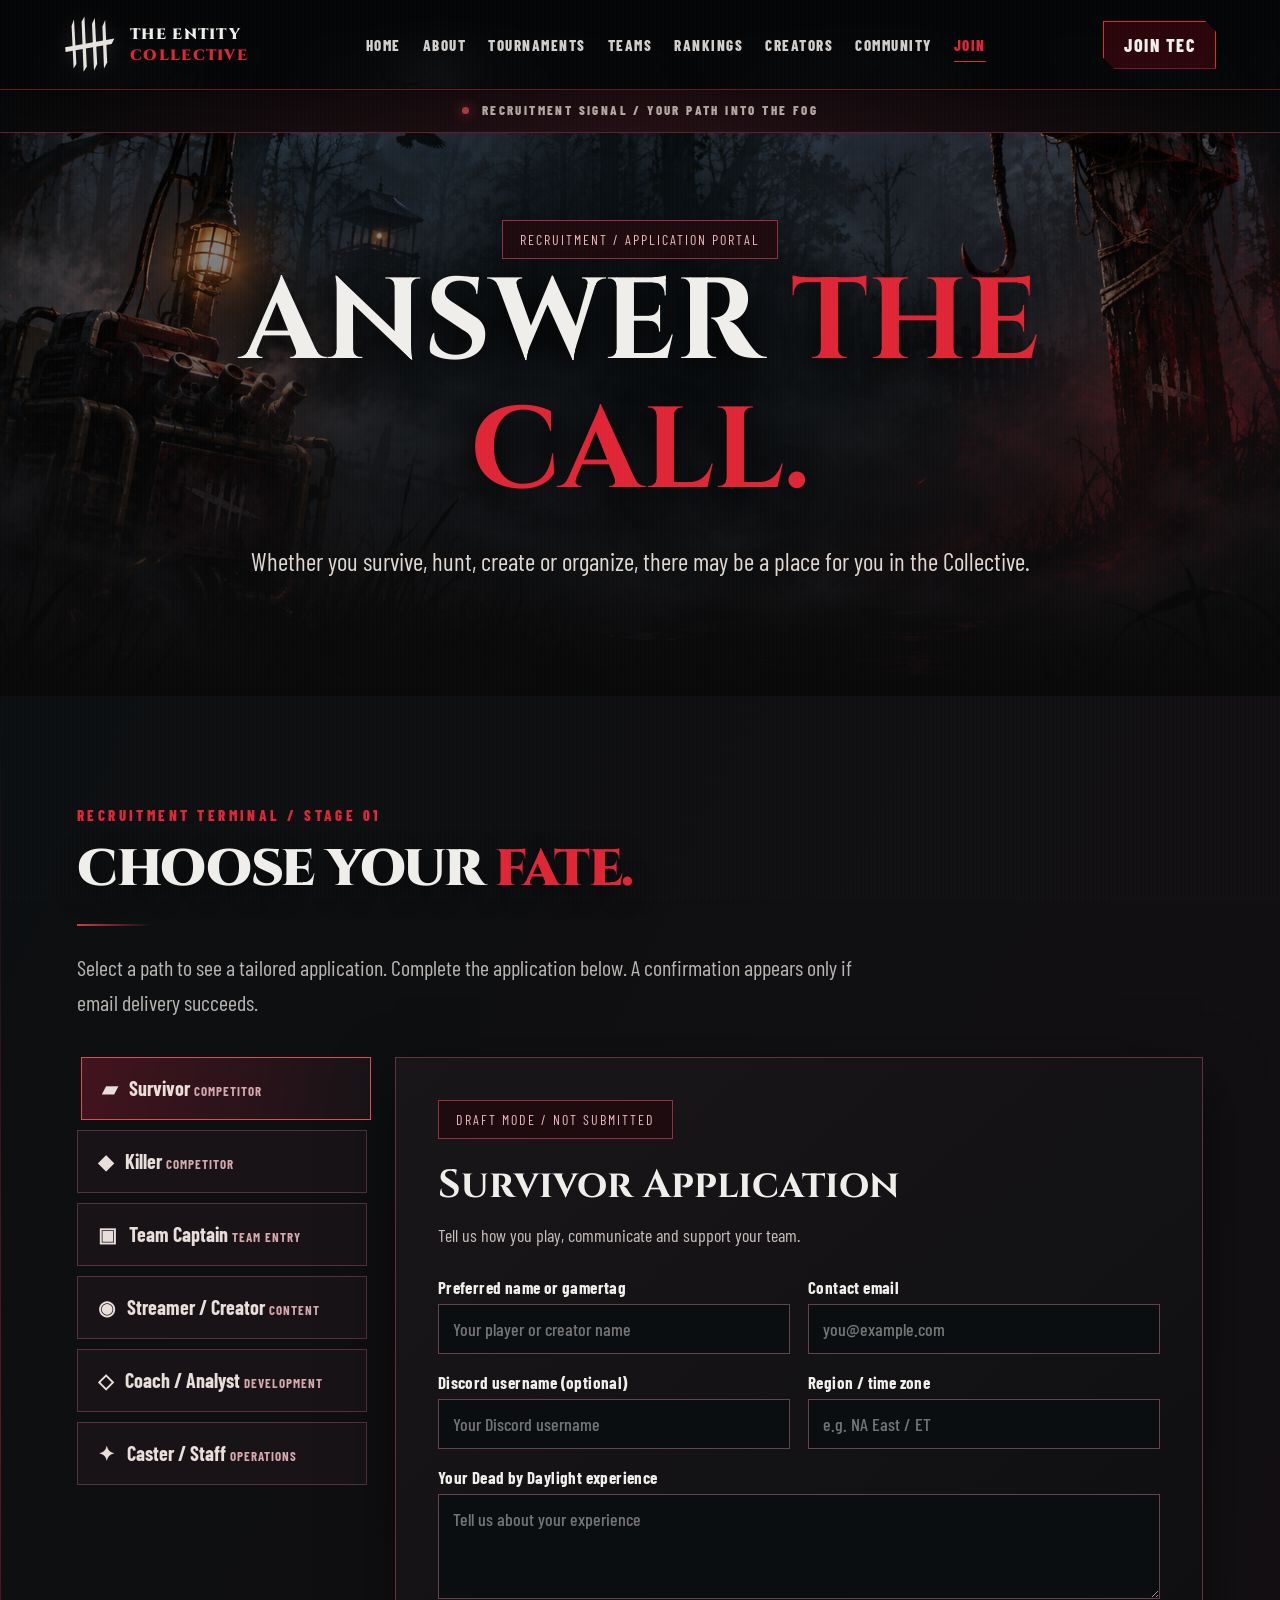
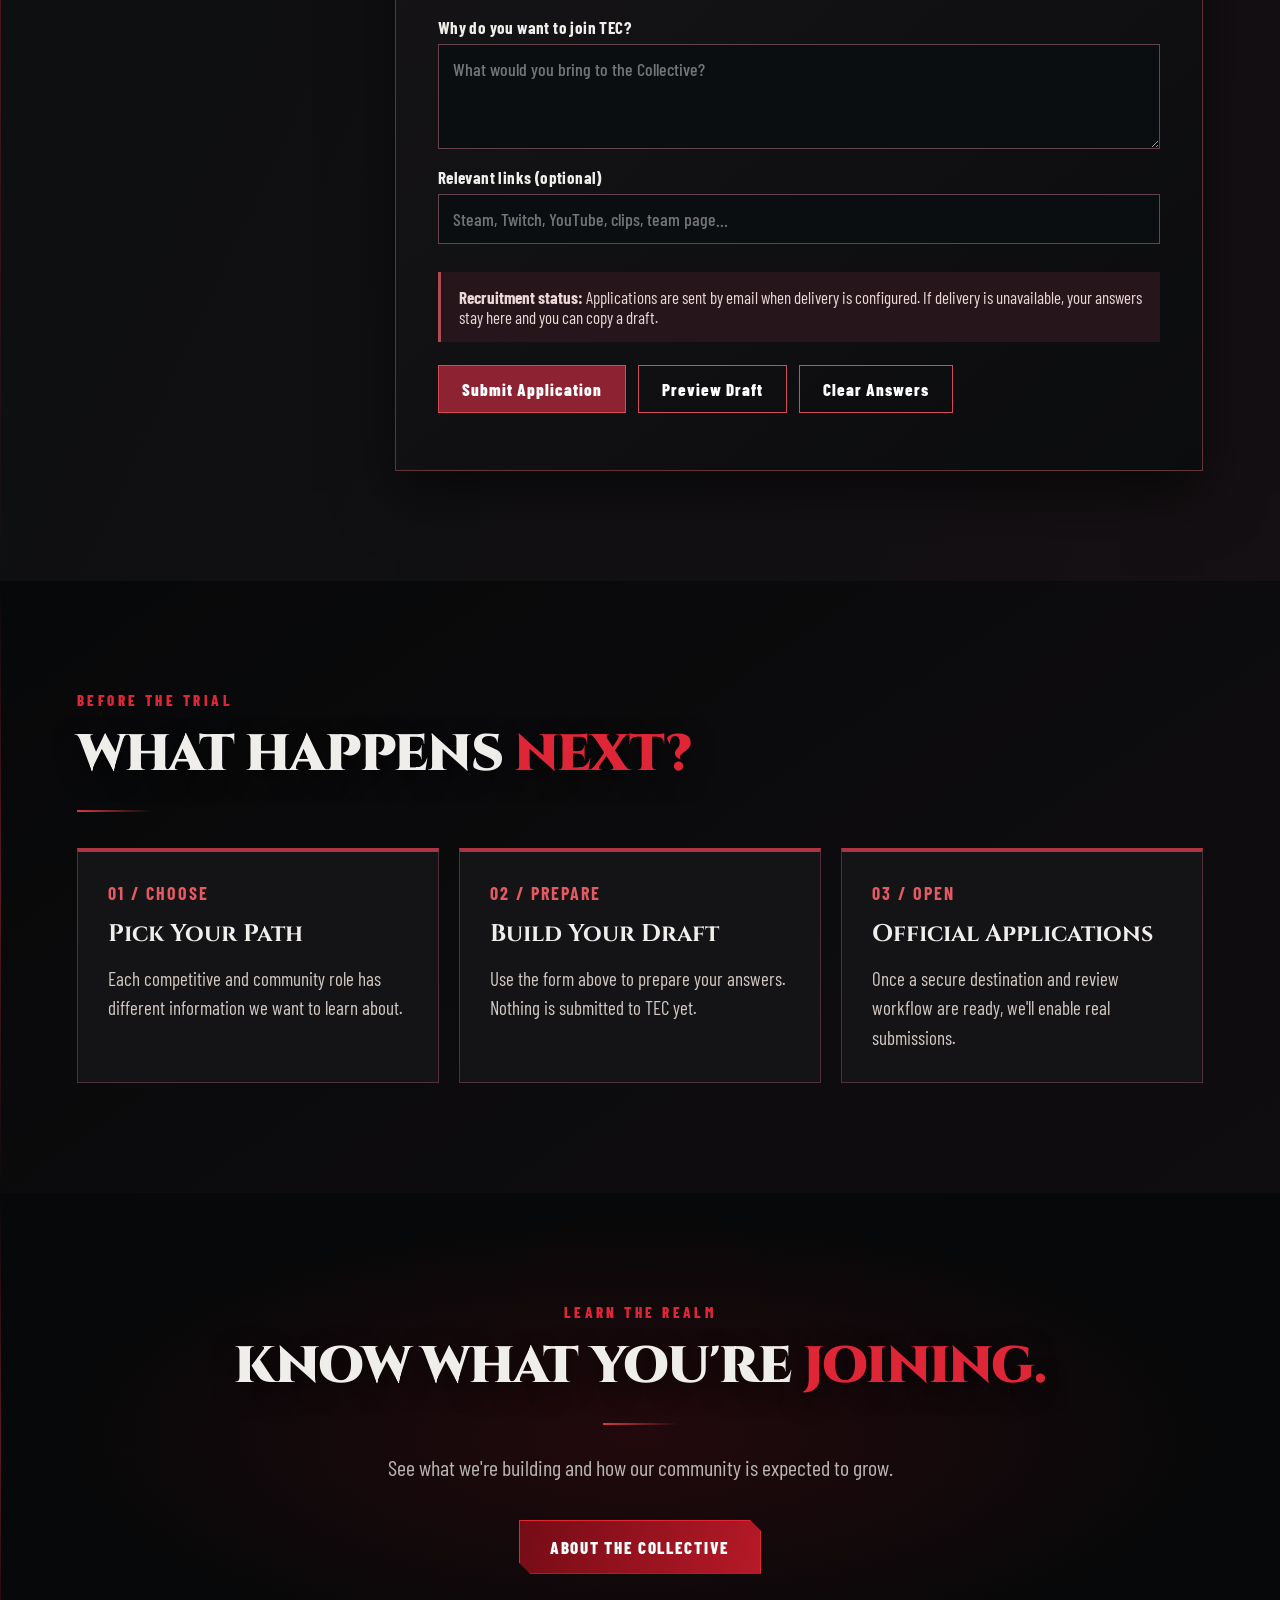
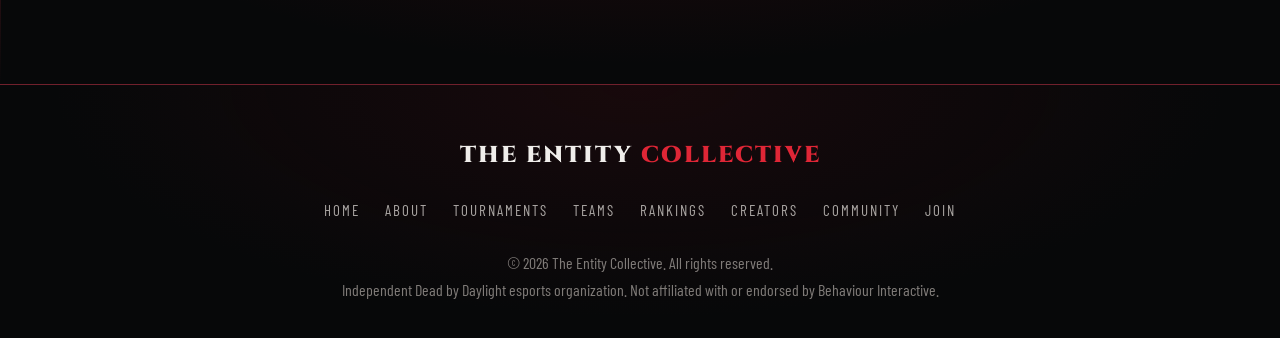
<file: join.html>
<!DOCTYPE html><html lang="en"><head><meta charset="UTF-8"><meta name="viewport" content="width=device-width,initial-scale=1"><meta name="theme-color" content="#08090b"><meta name="description" content="Explore how to get involved with The Entity Collective as a Dead by Daylight player, creator, team or volunteer."><title>Join TEC | The Entity Collective</title><link rel="stylesheet" href="/style.css?v=tec-variety-2"><style>.lore-hero{min-height:610px;display:grid;place-items:center;text-align:center;padding:175px 6% 90px;position:relative;isolation:isolate;background:linear-gradient(180deg,rgba(5,6,8,.45),rgba(5,6,8,.5) 45%,#08090b),url("/Fogbound%20Forest_%20Generator%20and%20Sacrificial%20Hook.png") center/cover}.lore-hero h1{font-family:var(--heading-font);font-size:clamp(45px,8vw,95px);line-height:1.12;text-transform:uppercase;text-shadow:0 8px 32px #000}.lore-hero h1 span{color:var(--red-bright)}.lore-hero p{font-size:clamp(19px,2.4vw,25px);max-width:780px;margin:25px auto;color:#e0d7d1;line-height:1.55}.lore-tag{display:inline-block;border:1px solid #94313b;background:#1e0b10;padding:10px 17px;color:#edb9bd;font-size:14px;letter-spacing:2px;text-transform:uppercase}.lore-grid{display:grid;grid-template-columns:repeat(2,minmax(0,1fr));gap:24px;margin-top:34px}.lore-panel{padding:34px;background:linear-gradient(140deg,#1d1b1c,#0c0d0e);border:1px solid #57313a;border-left:3px solid #b42d3d}.lore-panel h3{font-family:var(--heading-font);font-size:27px;margin-bottom:13px}.lore-panel p,.lore-copy{font-size:21px;color:#d3c9c2;line-height:1.65}.lore-list{margin:20px 0 0;padding-left:24px;color:#d3c9c2;font-size:20px;line-height:1.8}.lore-steps{display:grid;grid-template-columns:repeat(3,minmax(0,1fr));gap:20px;margin-top:36px}.lore-steps article{border:1px solid #503039;background:#141417;padding:30px}.lore-steps strong{color:#e45a62;letter-spacing:2px}.lore-steps h3{font-family:var(--heading-font);font-size:24px;margin:14px 0}.lore-steps p{font-size:19px;color:#d3c9c2;line-height:1.55}.lore-status{padding:30px;border:1px solid #92515a;background:#1b1014;margin-top:30px}.lore-status h3{font-family:var(--heading-font);font-size:25px;margin-bottom:12px}.lore-status p{font-size:20px;color:#e2d3cb;line-height:1.6}@media(max-width:800px){.lore-grid,.lore-steps{grid-template-columns:1fr}.lore-hero{min-height:490px}.lore-panel{padding:25px}}</style><style>
.recruit-shell{display:grid;grid-template-columns:290px minmax(0,1fr);gap:28px;margin-top:36px;align-items:start}
.recruit-paths{display:grid;gap:10px}
.recruit-path{border:1px solid #56323a;background:#171316;color:#e8dfda;text-align:left;padding:18px 20px;font:700 20px var(--body-font);cursor:pointer;transition:.2s;display:flex;gap:12px;align-items:center}
.recruit-path:hover,.recruit-path[aria-pressed="true"]{border-color:#e04b58;background:linear-gradient(100deg,#42141e,#171316);transform:translateX(4px)}
.recruit-path small{font-size:13px;color:#d5a8ad;letter-spacing:1px}
.recruit-form{padding:clamp(24px,4vw,42px);background:linear-gradient(140deg,#191619,#0b0c0e);border:1px solid #63333c;box-shadow:0 22px 55px #0008}
.recruit-form h3{font:700 clamp(26px,4vw,39px) var(--heading-font);margin:0 0 10px}
.recruit-form p{font-size:18px;line-height:1.55;color:#c8c0bd}
.recruit-fields{display:grid;grid-template-columns:1fr 1fr;gap:18px;margin:28px 0}
.recruit-field{display:flex;flex-direction:column;gap:7px;font-size:17px;font-weight:700;letter-spacing:.4px}
.recruit-field.full{grid-column:1/-1}
.recruit-field input,.recruit-field textarea,.recruit-field select{width:100%;border:1px solid #65434b;border-radius:0;background:#0b0e11;color:#f2eae5;padding:13px 14px;font:500 18px var(--body-font)}
.recruit-field textarea{min-height:105px;resize:vertical}
.recruit-field input:focus,.recruit-field textarea:focus,.recruit-field select:focus{outline:2px solid #d14b58;outline-offset:2px}
.recruit-hint{border-left:3px solid #b14a57;background:#26161b;padding:15px 18px;margin-top:16px;font-size:17px;color:#ead7d6}
.recruit-actions{display:flex;gap:12px;flex-wrap:wrap;align-items:center}
.recruit-actions button{border:1px solid #d14b58;padding:13px 23px;background:#8d2332;color:white;font:800 17px var(--body-font);letter-spacing:1px;cursor:pointer}
.recruit-actions button.secondary{background:transparent}
.recruit-preview{white-space:pre-wrap;overflow-wrap:anywhere;border:1px solid #76505a;background:#0b0d0f;padding:20px;margin-top:20px;font:17px/1.6 var(--body-font)}
.recruit-status{font-size:17px;color:#e7d2d2;margin-top:15px}
@media(max-width:850px){.recruit-shell{grid-template-columns:1fr}.recruit-paths{grid-template-columns:repeat(2,minmax(0,1fr))}.recruit-fields{grid-template-columns:1fr}}
@media(max-width:540px){.recruit-paths{grid-template-columns:1fr}}
</style></head><body class="realm-join">
<svg xmlns="http://www.w3.org/2000/svg" style="position:absolute;width:0;height:0;overflow:hidden" aria-hidden="true"><symbol id="tec-emblem" viewBox="0 0 130 140">
    <g fill="currentColor">
      <path d="M19 24 L25 7 L31 119 L24 130 Z"/>
      <path d="M44 13 L51 0 L57 125 L49 138 Z"/>
      <path d="M70 18 L77 4 L83 119 L75 135 Z"/>
      <path d="M96 25 L103 9 L108 115 L100 130 Z"/>
      <path d="M4 89 L3 77 L126 55 L119 69 Z"/>
    </g>
  </symbol></svg><header class="site-header"><div class="nav-container"><a href="/index.html" class="site-logo" aria-label="The Entity Collective homepage">
      <svg class="logo-mark" aria-hidden="true">
        <use href="#tec-emblem"></use>
      </svg>

      <div class="logo-text">
        THE ENTITY
        <span>COLLECTIVE</span>
      </div>
    </a><nav class="nav-links" id="navLinks" aria-label="Main navigation"><a href="/index.html">Home</a><a href="/about.html">About</a><a href="/tournaments.html">Tournaments</a><a href="/teams.html">Teams</a><a href="/rankings.html">Rankings</a><a href="/creators.html">Creators</a><a href="/community.html">Community</a><a href="/join.html" class="active">Join</a></nav><a class="nav-cta" href="/join.html">Join TEC</a><button class="mobile-toggle" id="mobileToggle" type="button" aria-label="Open navigation menu" aria-controls="navLinks" aria-expanded="false">&#9776;</button></div></header><main><div class="realm-signal"><span class="signal-light"></span>RECRUITMENT SIGNAL / YOUR PATH INTO THE FOG</div><section class="lore-hero"><div><div class="lore-tag">Recruitment / Application Portal</div><h1>Answer <span>the Call.</span></h1><p>Whether you survive, hunt, create or organize, there may be a place for you in the Collective.</p></div></section><section class="section section-dark" id="application"><div class="section-container"><div class="section-kicker">Recruitment Terminal / Stage 01</div><h2 class="section-title">Choose Your <span>Fate.</span></h2><div class="section-line"></div><p class="section-description">Select a path to see a tailored application. Complete the application below. A confirmation appears only if email delivery succeeds.</p>
<div class="recruit-shell"><div class="recruit-paths" role="group" aria-label="Choose an application path">
<button type="button" class="recruit-path" data-role="Survivor" aria-pressed="true">▰ <span>Survivor <small>COMPETITOR</small></span></button>
<button type="button" class="recruit-path" data-role="Killer" aria-pressed="false">◆ <span>Killer <small>COMPETITOR</small></span></button>
<button type="button" class="recruit-path" data-role="Team Captain" aria-pressed="false">▣ <span>Team Captain <small>TEAM ENTRY</small></span></button>
<button type="button" class="recruit-path" data-role="Streamer / Creator" aria-pressed="false">◉ <span>Streamer / Creator <small>CONTENT</small></span></button>
<button type="button" class="recruit-path" data-role="Coach / Analyst" aria-pressed="false">◇ <span>Coach / Analyst <small>DEVELOPMENT</small></span></button>
<button type="button" class="recruit-path" data-role="Caster / Staff" aria-pressed="false">✦ <span>Caster / Staff <small>OPERATIONS</small></span></button>
</div>
<div class="recruit-form"><div class="lore-tag">Draft Mode / Not Submitted</div><h3 id="recruitTitle" style="margin-top:20px">Survivor Application</h3><p id="recruitIntro">Tell us how you play, communicate and support your team.</p>
<form id="recruitForm"><div class="recruit-fields">
<label class="recruit-field">Preferred name or gamertag<input name="name" maxlength="80" autocomplete="nickname" required placeholder="Your player or creator name"></label>
<label class="recruit-field">Contact email<input name="email" type="email" maxlength="160" autocomplete="email" required placeholder="you@example.com"></label>
<label class="recruit-field">Discord username (optional)<input name="discord" maxlength="80" placeholder="Your Discord username"></label>
<label class="recruit-field">Region / time zone<input name="region" maxlength="80" required placeholder="e.g. NA East / ET"></label>
<label class="recruit-field full" id="recruitDetailLabel"><span id="recruitDetailText">Your Dead by Daylight experience</span><textarea name="experience" maxlength="1500" required placeholder="Tell us about your experience"></textarea></label>
<label class="recruit-field full"><span id="recruitRoleText">Why do you want to join TEC?</span><textarea name="motivation" maxlength="1500" required placeholder="What would you bring to the Collective?"></textarea></label>
<label class="recruit-field full">Relevant links (optional)<input name="links" maxlength="400" placeholder="Steam, Twitch, YouTube, clips, team page…"></label>
</div><div class="recruit-hint"><strong>Recruitment status:</strong> Applications are sent by email when delivery is configured. If delivery is unavailable, your answers stay here and you can copy a draft.</div>
<div class="recruit-actions" style="margin-top:23px"><button type="submit" id="sendApplication">Submit Application</button><button type="button" class="secondary" id="draftApplication">Preview Draft</button><button type="reset" class="secondary">Clear Answers</button></div><p class="recruit-status" id="recruitStatus" role="status" aria-live="polite"></p></form><div id="recruitPreview" hidden><h3 style="margin-top:25px">Your Application Draft</h3><pre class="recruit-preview" id="recruitPreviewText"></pre><div class="recruit-actions"><button type="button" id="copyDraft">Copy Draft</button></div></div>
</div></div></div></section>
<section class="section section-black"><div class="section-container"><div class="section-kicker">Before the Trial</div><h2 class="section-title">What Happens <span>Next?</span></h2><div class="section-line"></div><div class="lore-steps"><article><strong>01 / CHOOSE</strong><h3>Pick Your Path</h3><p>Each competitive and community role has different information we want to learn about.</p></article><article><strong>02 / PREPARE</strong><h3>Build Your Draft</h3><p>Use the form above to prepare your answers. Nothing is submitted to TEC yet.</p></article><article><strong>03 / OPEN</strong><h3>Official Applications</h3><p>Once a secure destination and review workflow are ready, we'll enable real submissions.</p></article></div></div></section><section class="section join-section"><div class="section-container"><div class="section-kicker">Learn the Realm</div><h2 class="section-title">Know What You're <span>Joining.</span></h2><div class="section-line"></div><p class="section-description">See what we're building and how our community is expected to grow.</p><a class="btn btn-primary" href="/about.html">About the Collective</a></div></section></main><footer class="site-footer"><div class="footer-brand">THE ENTITY <span>COLLECTIVE</span></div><div class="footer-links"><a href="/index.html">Home</a><a href="/about.html">About</a><a href="/tournaments.html">Tournaments</a><a href="/teams.html">Teams</a><a href="/rankings.html">Rankings</a><a href="/creators.html">Creators</a><a href="/community.html">Community</a><a href="/join.html">Join</a></div><p>&copy; <span id="year"></span> The Entity Collective. All rights reserved.</p><p>Independent Dead by Daylight esports organization. Not affiliated with or endorsed by Behaviour Interactive.</p></footer><script>const t=document.getElementById("mobileToggle"),n=document.getElementById("navLinks");t.addEventListener("click",()=>{const o=n.classList.toggle("open");t.setAttribute("aria-expanded",String(o));t.setAttribute("aria-label",o?"Close navigation menu":"Open navigation menu")});n.querySelectorAll("a").forEach(a=>a.addEventListener("click",()=>{n.classList.remove("open");t.setAttribute("aria-expanded","false")}));document.getElementById("year").textContent=new Date().getFullYear()</script><script>
(()=>{
const details={
"Survivor":["Tell us how you play, communicate and support your team.","Your Survivor experience, preferred playstyle and teamwork strengths"],
"Killer":["Tell us about your Killer playstyle and competitive experience.","Your Killer experience, preferred Killers and match strategy"],
"Team Captain":["Tell us about the team you'd like to bring into the fog.","Team name, roster size, region and competitive history"],
"Streamer / Creator":["Tell us about the content you make and your audience.","Your channels, content style and streaming schedule"],
"Coach / Analyst":["Tell us how you help players improve.","Coaching, analysis or competitive experience"],
"Caster / Staff":["Tell us how you'd help organize or broadcast TEC events.","Casting, moderation, tournament or operations experience"]
};let role="Survivor";
const form=document.getElementById("recruitForm"),preview=document.getElementById("recruitPreview"),output=document.getElementById("recruitPreviewText"),status=document.getElementById("recruitStatus");
document.querySelectorAll(".recruit-path").forEach(b=>b.addEventListener("click",()=>{role=b.dataset.role;document.querySelectorAll(".recruit-path").forEach(x=>x.setAttribute("aria-pressed",String(x===b)));document.getElementById("recruitTitle").textContent=role+" Application";document.getElementById("recruitIntro").textContent=details[role][0];document.getElementById("recruitDetailText").textContent=details[role][1];preview.hidden=true;status.textContent="Path selected: "+role;}));
function data(){const d=new FormData(form);return {role,name:d.get("name"),email:d.get("email"),discord:d.get("discord"),region:d.get("region"),experience:d.get("experience"),motivation:d.get("motivation"),links:d.get("links"),website:""}}
document.getElementById("draftApplication").addEventListener("click",()=>{if(!form.reportValidity())return;const d=data();output.textContent="THE ENTITY COLLECTIVE — APPLICATION DRAFT\nNOT SUBMITTED\n\n"+Object.entries(d).filter(([k])=>k!=="website").map(([k,v])=>k+": "+v).join("\n\n");preview.hidden=false;status.textContent="Draft created locally. No application was sent.";preview.scrollIntoView({behavior:"smooth",block:"nearest"})});
form.addEventListener("submit",async e=>{e.preventDefault();if(!form.reportValidity())return;const button=document.getElementById("sendApplication");button.disabled=true;button.textContent="Sending…";status.textContent="Sending application…";try{const response=await fetch("/api/apply",{method:"POST",headers:{"content-type":"application/json"},body:JSON.stringify(data())});const result=await response.json();if(!response.ok||!result.ok)throw Error(result.error||"Submission failed.");status.textContent="Application submitted successfully! TEC leadership will review it.";preview.hidden=true;form.reset()}catch(err){status.textContent=err.message+" Your answers are still here; you can copy a draft."}finally{button.disabled=false;button.textContent="Submit Application"}});
form.addEventListener("reset",()=>{preview.hidden=true});
document.getElementById("copyDraft").addEventListener("click",async()=>{try{await navigator.clipboard.writeText(output.textContent);status.textContent="Draft copied."}catch{status.textContent="Please select and copy the draft manually."}});
})();
</script></body></html>
</file>
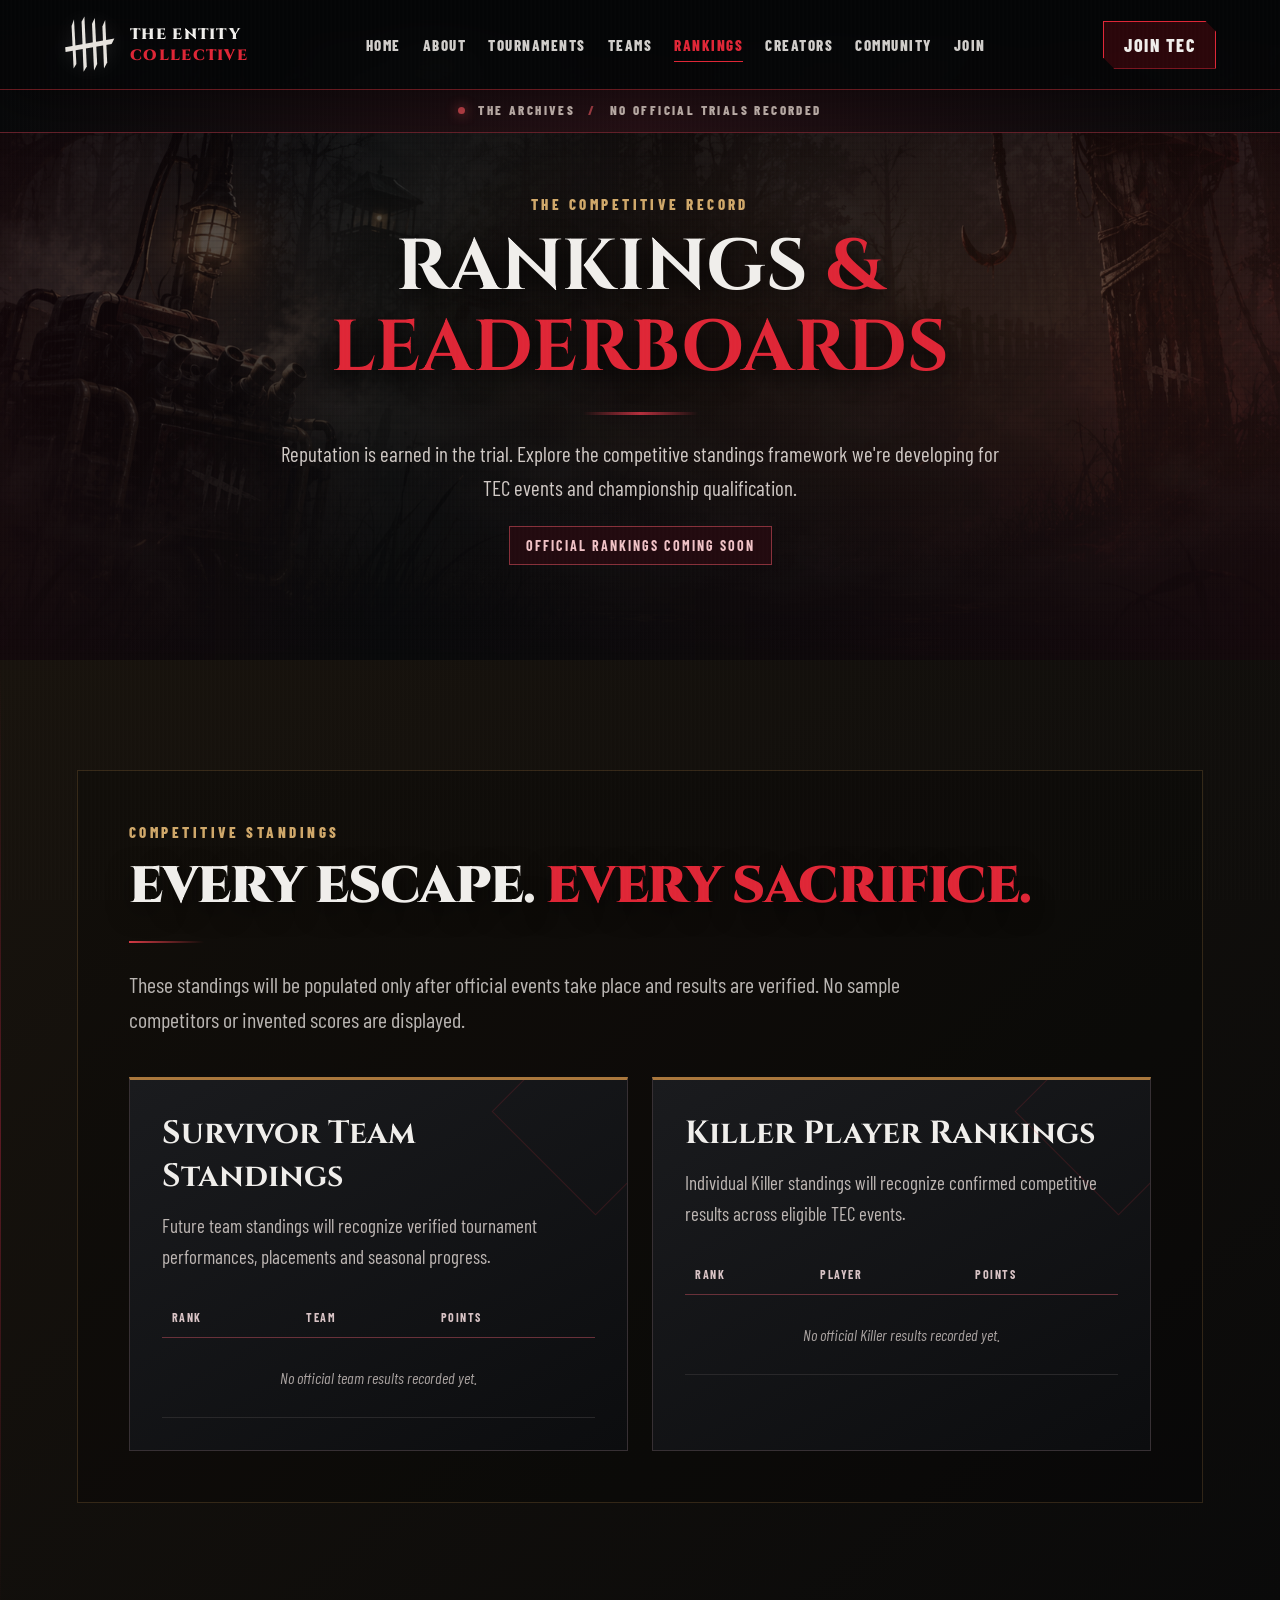
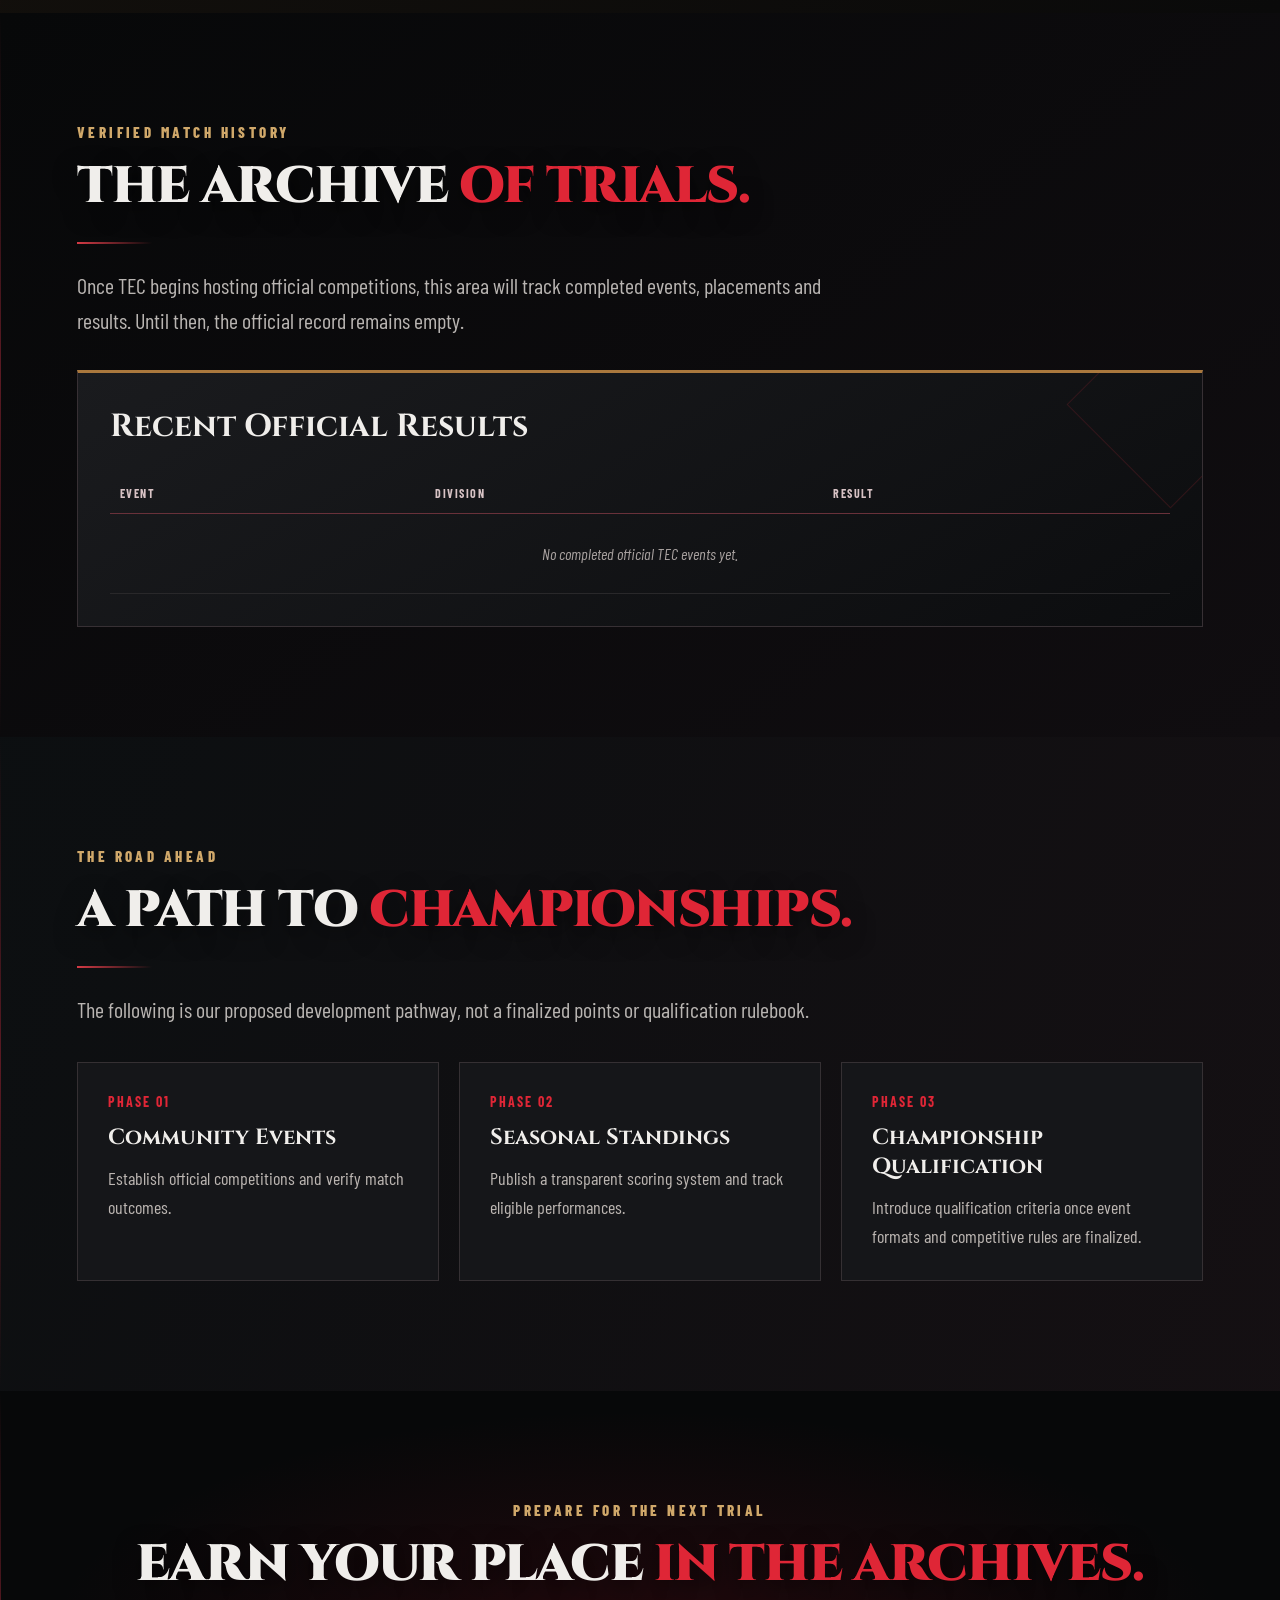
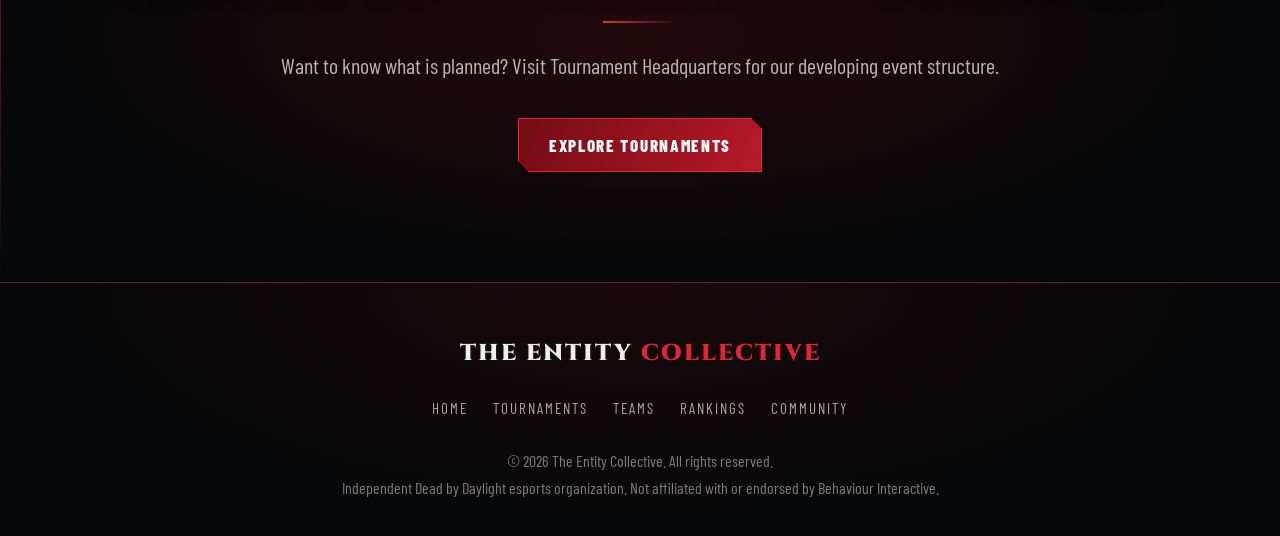
<file: rankings.html>
<!DOCTYPE html>
<html lang="en"><head><meta charset="UTF-8"><meta name="viewport" content="width=device-width,initial-scale=1"><meta name="theme-color" content="#08090b"><meta name="description" content="The Entity Collective competitive Dead by Daylight rankings, tournament records and seasonal standings."><title>Rankings & Leaderboards | The Entity Collective</title><link rel="stylesheet" href="/style.css?v=tec-variety-2">
<style>
.rank-hero{position:relative;isolation:isolate;min-height:530px;display:flex;align-items:center;justify-content:center;text-align:center;padding:150px 6% 95px;overflow:hidden}
.rank-hero:before{content:"";position:absolute;inset:0;z-index:-1;background:linear-gradient(180deg,rgba(4,5,7,.52),rgba(4,5,7,.4) 40%,#08090b),url("/Fogbound%20Forest_%20Generator%20and%20Sacrificial%20Hook.png") center/cover no-repeat}
.rank-hero h1{font-family:var(--heading-font);font-size:clamp(40px,7vw,82px);text-transform:uppercase;line-height:1.12;text-shadow:0 7px 24px #000}
.rank-hero h1 span{color:var(--red-bright)}
.rank-hero p{max-width:720px;margin:22px auto;color:#d0c9c5;font-size:21px;line-height:1.6}
.rank-tag{display:inline-block;border:1px solid #87303a;color:#f0c2c6;background:#220a0f;padding:10px 16px;letter-spacing:2px;font-weight:700;text-transform:uppercase;font-size:14px}
.rank-grid{display:grid;grid-template-columns:repeat(2,minmax(0,1fr));gap:24px;margin-top:40px}
.rank-panel{background:linear-gradient(150deg,#1a1b1e,#0c0d0f);border:1px solid #373034;border-top:3px solid #9b2736;padding:32px}
.rank-panel h3{font-family:var(--heading-font);font-size:clamp(23px,3vw,32px);margin-bottom:13px}
.rank-panel p{font-size:19px;line-height:1.6;color:#bdb6b3}
.rank-table{width:100%;border-collapse:collapse;margin-top:25px;text-align:left}
.rank-table th{font-size:12px;text-transform:uppercase;letter-spacing:1.5px;color:#d8c3c5;padding:13px 10px;border-bottom:1px solid #69313a}
.rank-table td{padding:18px 10px;color:#bcb5b3;font-size:16px;border-bottom:1px solid #29282a}
.rank-table .empty{text-align:center;color:#a9a2a0;padding:30px 10px;font-style:italic}
.rank-steps{display:grid;grid-template-columns:repeat(3,minmax(0,1fr));gap:20px;margin-top:35px}
.rank-step{background:#151619;border:1px solid #353033;padding:30px}
.rank-step strong{display:block;color:var(--red-bright);letter-spacing:2px;font-size:14px;margin-bottom:13px}
.rank-step h3{font-family:var(--heading-font);font-size:22px;margin-bottom:12px}
.rank-step p{color:#bcb6b2;font-size:18px;line-height:1.6}
@media(max-width:850px){.rank-grid,.rank-steps{grid-template-columns:1fr}.rank-panel{padding:20px}.rank-table th,.rank-table td{padding:12px 6px}.rank-hero{min-height:470px}}
</style></head><body class="realm-rankings">
<svg xmlns="http://www.w3.org/2000/svg" style="position:absolute;width:0;height:0;overflow:hidden" aria-hidden="true"><symbol id="tec-emblem" viewBox="0 0 130 140">
    <g fill="currentColor">
      <path d="M19 24 L25 7 L31 119 L24 130 Z"/>
      <path d="M44 13 L51 0 L57 125 L49 138 Z"/>
      <path d="M70 18 L77 4 L83 119 L75 135 Z"/>
      <path d="M96 25 L103 9 L108 115 L100 130 Z"/>
      <path d="M4 89 L3 77 L126 55 L119 69 Z"/>
    </g>
  </symbol></svg>
<header class="site-header"><div class="nav-container"><a href="/index.html" class="site-logo" aria-label="The Entity Collective homepage">
      <svg class="logo-mark" aria-hidden="true">
        <use href="#tec-emblem"></use>
      </svg>

      <div class="logo-text">
        THE ENTITY
        <span>COLLECTIVE</span>
      </div>
    </a>
<nav class="nav-links" id="navLinks" aria-label="Main navigation">
      <a href="/index.html">Home</a>
      <a href="/about.html">About</a>
      <a href="/tournaments.html">Tournaments</a>
      <a href="/teams.html">Teams</a>
      <a href="/rankings.html" class="active">Rankings</a>
      <a href="/creators.html">Creators</a>
      <a href="/community.html">Community</a>
      <a href="/join.html">Join</a>
    </nav>
<a class="nav-cta" href="/join.html">Join TEC</a><button class="mobile-toggle" id="mobileToggle" type="button" aria-controls="navLinks" aria-expanded="false" aria-label="Open navigation menu">&#9776;</button></div></header>
<main>
<div class="realm-signal"><span class="signal-light"></span> THE ARCHIVES <span class="signal-divider">/</span> NO OFFICIAL TRIALS RECORDED</div><section class="rank-hero"><div><div class="section-kicker">The Competitive Record</div><h1>Rankings <span>&amp; Leaderboards</span></h1><p>Reputation is earned in the trial. Explore the competitive standings framework we're developing for TEC events and championship qualification.</p><div class="rank-tag">Official Rankings Coming Soon</div></div></section>
<section class="section section-dark"><div class="section-container"><div class="section-kicker">Competitive Standings</div><h2 class="section-title">Every Escape. <span>Every Sacrifice.</span></h2><div class="section-line"></div><p class="section-description">These standings will be populated only after official events take place and results are verified. No sample competitors or invented scores are displayed.</p>
<div class="rank-grid">
<article class="rank-panel"><h3>Survivor Team Standings</h3><p>Future team standings will recognize verified tournament performances, placements and seasonal progress.</p><table class="rank-table"><thead><tr><th>Rank</th><th>Team</th><th>Points</th></tr></thead><tbody><tr><td colspan="3" class="empty">No official team results recorded yet.</td></tr></tbody></table></article>
<article class="rank-panel"><h3>Killer Player Rankings</h3><p>Individual Killer standings will recognize confirmed competitive results across eligible TEC events.</p><table class="rank-table"><thead><tr><th>Rank</th><th>Player</th><th>Points</th></tr></thead><tbody><tr><td colspan="3" class="empty">No official Killer results recorded yet.</td></tr></tbody></table></article>
</div></div></section>
<section class="section section-black"><div class="section-container"><div class="section-kicker">Verified Match History</div><h2 class="section-title">The Archive <span>of Trials.</span></h2><div class="section-line"></div><p class="section-description">Once TEC begins hosting official competitions, this area will track completed events, placements and results. Until then, the official record remains empty.</p>
<div class="rank-panel" style="margin-top:32px"><h3>Recent Official Results</h3><table class="rank-table"><thead><tr><th>Event</th><th>Division</th><th>Result</th></tr></thead><tbody><tr><td colspan="3" class="empty">No completed official TEC events yet.</td></tr></tbody></table></div>
</div></section>
<section class="section section-dark"><div class="section-container"><div class="section-kicker">The Road Ahead</div><h2 class="section-title">A Path to <span>Championships.</span></h2><div class="section-line"></div><p class="section-description">The following is our proposed development pathway, not a finalized points or qualification rulebook.</p>
<div class="rank-steps"><article class="rank-step"><strong>PHASE 01</strong><h3>Community Events</h3><p>Establish official competitions and verify match outcomes.</p></article><article class="rank-step"><strong>PHASE 02</strong><h3>Seasonal Standings</h3><p>Publish a transparent scoring system and track eligible performances.</p></article><article class="rank-step"><strong>PHASE 03</strong><h3>Championship Qualification</h3><p>Introduce qualification criteria once event formats and competitive rules are finalized.</p></article></div>
</div></section>
<section class="section join-section"><div class="section-container"><div class="section-kicker">Prepare for the Next Trial</div><h2 class="section-title">Earn Your Place <span>in the Archives.</span></h2><div class="section-line"></div><p class="section-description">Want to know what is planned? Visit Tournament Headquarters for our developing event structure.</p><a href="/tournaments.html" class="btn btn-primary">Explore Tournaments</a></div></section></main>
<footer class="site-footer"><div class="footer-brand">THE ENTITY <span>COLLECTIVE</span></div><div class="footer-links"><a href="/index.html">Home</a><a href="/tournaments.html">Tournaments</a><a href="/teams.html">Teams</a><a href="/rankings.html">Rankings</a><a href="/community.html">Community</a></div><p>&copy; <span id="year"></span> The Entity Collective. All rights reserved.</p><p>Independent Dead by Daylight esports organization. Not affiliated with or endorsed by Behaviour Interactive.</p></footer>
<script>const toggle=document.getElementById("mobileToggle"),nav=document.getElementById("navLinks");toggle.addEventListener("click",()=>{const open=nav.classList.toggle("open");toggle.setAttribute("aria-expanded",String(open));toggle.setAttribute("aria-label",open?"Close navigation menu":"Open navigation menu")});nav.querySelectorAll("a").forEach(a=>a.addEventListener("click",()=>{nav.classList.remove("open");toggle.setAttribute("aria-expanded","false")}));document.getElementById("year").textContent=new Date().getFullYear();</script></body></html>
</file>
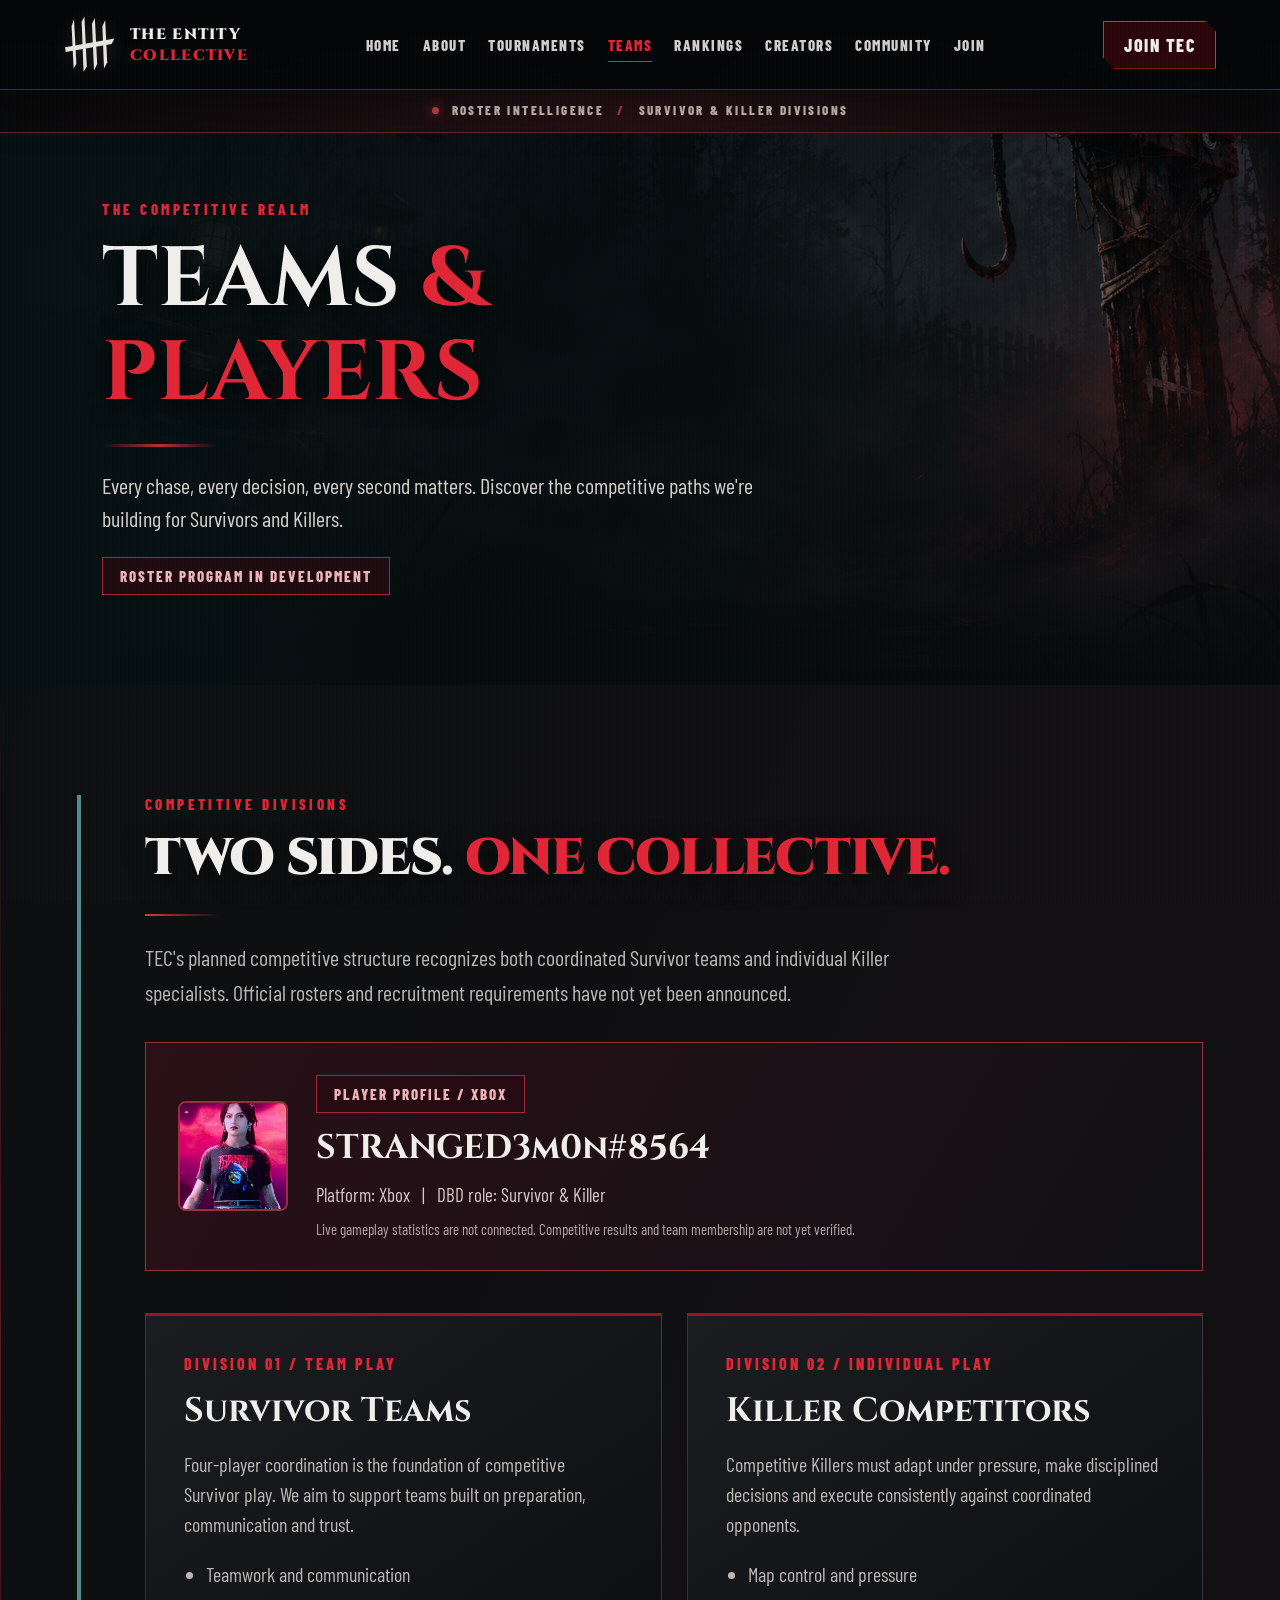
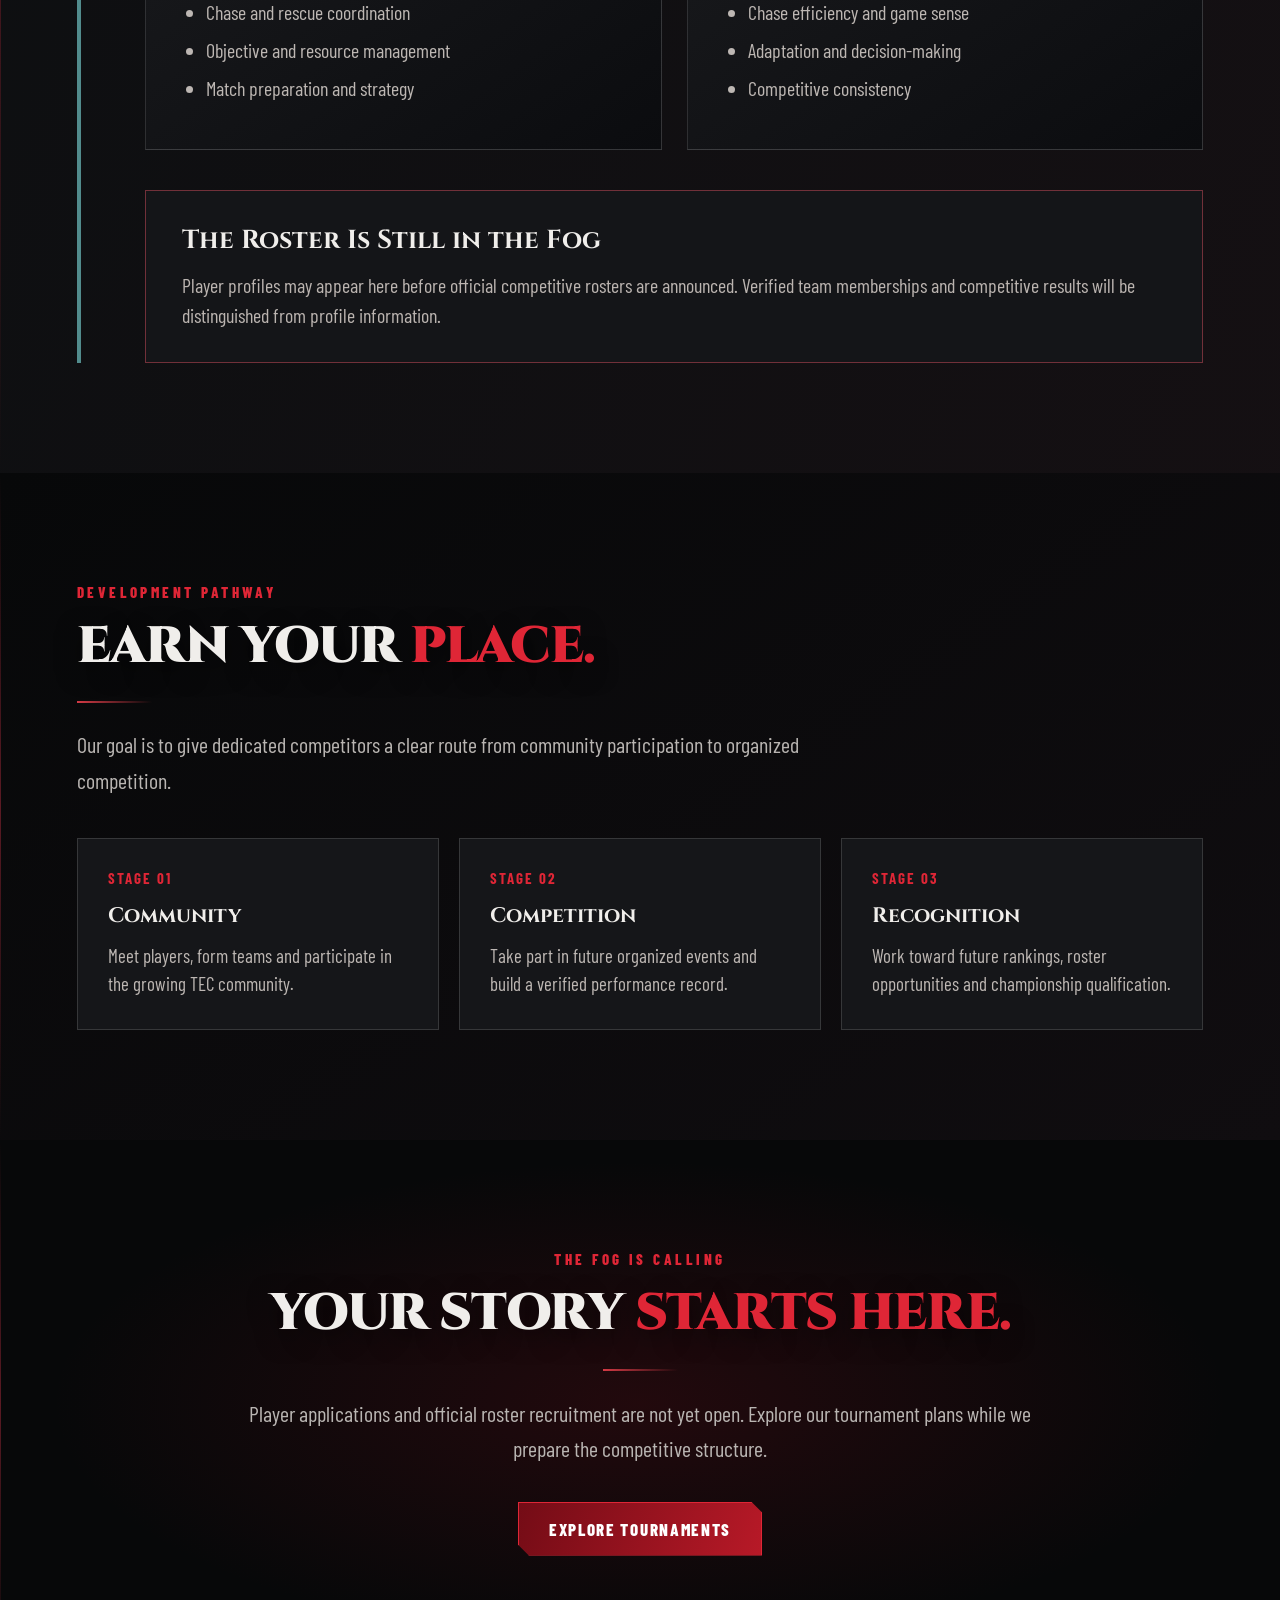
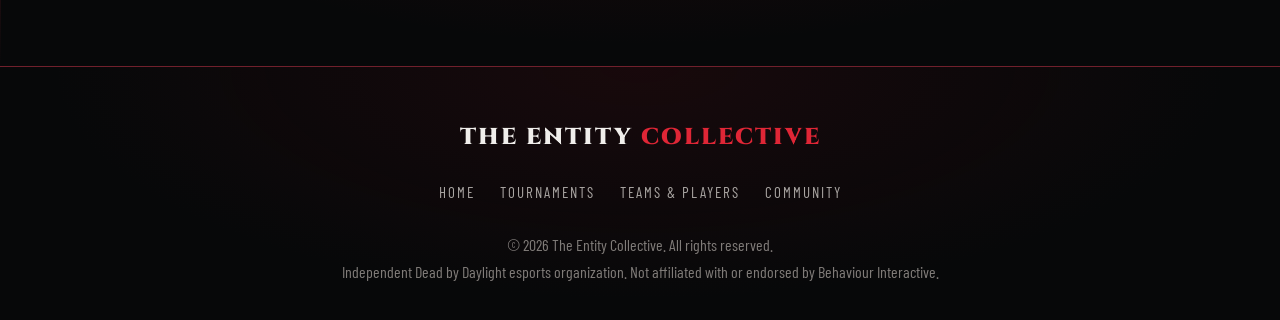
<file: teams.html>
<!DOCTYPE html>
<html lang="en">
<head>
<meta charset="UTF-8"><meta name="viewport" content="width=device-width,initial-scale=1">
<meta name="theme-color" content="#08090b">
<meta name="description" content="Explore the competitive Survivor teams and Killer competitors envisioned for The Entity Collective.">
<title>Teams & Players | The Entity Collective</title>
<link rel="stylesheet" href="/style.css?v=tec-variety-2">
<style>
.roster-hero{position:relative;isolation:isolate;min-height:560px;display:flex;align-items:center;justify-content:center;text-align:center;padding:155px 6% 90px;overflow:hidden}
.roster-hero:before{content:"";position:absolute;inset:0;z-index:-1;background:linear-gradient(180deg,rgba(5,6,8,.55),rgba(5,6,8,.35) 35%,#08090b),url("/Fogbound%20Forest_%20Generator%20and%20Sacrificial%20Hook.png") center/cover no-repeat}
.roster-hero h1{font-family:var(--heading-font);font-size:clamp(40px,7vw,84px);line-height:1.12;text-transform:uppercase;text-shadow:0 5px 22px #000}
.roster-hero h1 span,.accent{color:var(--red-bright)}
.roster-hero p{max-width:710px;margin:22px auto;color:#d6d0cc;font-size:22px;line-height:1.5}
.roster-tag{display:inline-block;color:#edb3b8;border:1px solid #9b2834;background:#270b10b8;padding:9px 17px;font-size:15px;letter-spacing:2px;text-transform:uppercase;font-weight:800}
.roster-grid{display:grid;grid-template-columns:repeat(2,minmax(0,1fr));gap:25px;margin-top:42px}
.roster-card{background:linear-gradient(145deg,#1c1d20,#0b0c0f);border:1px solid var(--border);border-top:3px solid var(--red);padding:38px}
.roster-card .eyebrow{color:var(--red-bright);font-size:16px;letter-spacing:3px;text-transform:uppercase;font-weight:800}
.roster-card h3{font-family:var(--heading-font);font-size:clamp(24px,3vw,34px);margin:15px 0}
.roster-card p,.roster-card li{color:#bdb7b3;font-size:20px;line-height:1.5}
.roster-card ul{padding-left:22px;margin-top:20px}
.roster-card li{margin:8px 0}
.roster-banner{margin-top:40px;padding:32px 36px;background:#141518;border:1px solid #713039}
.roster-banner h3{font-family:var(--heading-font);font-size:26px;margin-bottom:12px}
.roster-banner p{color:#bbb4b0;font-size:20px;line-height:1.5}
.pathway{display:grid;grid-template-columns:repeat(3,minmax(0,1fr));gap:20px;margin-top:40px}
.pathway article{background:#151619;border:1px solid var(--border);padding:30px}
.pathway strong{display:block;color:var(--red-bright);font-size:15px;letter-spacing:2px;margin-bottom:15px}
.pathway h3{font-family:var(--heading-font);font-size:21px;margin-bottom:12px}
.pathway p{color:#bdb7b3;font-size:19px;line-height:1.5}
@media(max-width:850px){.roster-grid,.pathway{grid-template-columns:1fr}.roster-card{padding:27px}.roster-hero{min-height:480px}}
.tec-player{margin:32px 0;padding:32px;border:1px solid #94313d;background:linear-gradient(120deg,#2a1017,#101114);display:flex;gap:28px;align-items:center}.tec-avatar{width:110px;height:110px;flex-shrink:0;display:grid;place-items:center;font:700 58px Georgia,serif;background:#441721;color:#f5d5d9}.tec-player h3{font-family:var(--heading-font);font-size:clamp(22px,3vw,34px);overflow-wrap:anywhere;margin:12px 0}.tec-player p{font-size:19px;color:#d5c8c8}.tec-player small{display:block;color:#b5a5a5;margin-top:14px}@media(max-width:650px){.tec-player{display:block}.tec-avatar{margin-bottom:20px}}.tec-player img.tec-avatar{object-fit:cover;object-position:center;border:2px solid #94313d;border-radius:8px}</style>
</head>
<body class="realm-teams">
<svg xmlns="http://www.w3.org/2000/svg" style="position:absolute;width:0;height:0;overflow:hidden" aria-hidden="true"><symbol id="tec-emblem" viewBox="0 0 130 140">
    <g fill="currentColor">
      <path d="M19 24 L25 7 L31 119 L24 130 Z"/>
      <path d="M44 13 L51 0 L57 125 L49 138 Z"/>
      <path d="M70 18 L77 4 L83 119 L75 135 Z"/>
      <path d="M96 25 L103 9 L108 115 L100 130 Z"/>
      <path d="M4 89 L3 77 L126 55 L119 69 Z"/>
    </g>
  </symbol></svg>
<header class="site-header"><div class="nav-container">
<a href="/index.html" class="site-logo" aria-label="The Entity Collective homepage">
      <svg class="logo-mark" aria-hidden="true">
        <use href="#tec-emblem"></use>
      </svg>

      <div class="logo-text">
        THE ENTITY
        <span>COLLECTIVE</span>
      </div>
    </a>
<nav class="nav-links" id="navLinks" aria-label="Main navigation">
      <a href="/index.html">Home</a>
      <a href="/about.html">About</a>
      <a href="/tournaments.html">Tournaments</a>
      <a href="/teams.html" class="active">Teams</a>
      <a href="/rankings.html">Rankings</a>
      <a href="/creators.html">Creators</a>
      <a href="/community.html">Community</a>
      <a href="/join.html">Join</a>
    </nav><a class="nav-cta" href="/join.html">Join TEC</a>
<button class="mobile-toggle" id="mobileToggle" type="button" aria-label="Open navigation menu" aria-controls="navLinks" aria-expanded="false">&#9776;</button>
</div></header>
<main>
<div class="realm-signal"><span class="signal-light"></span> ROSTER INTELLIGENCE <span class="signal-divider">/</span> SURVIVOR &amp; KILLER DIVISIONS</div>
<section class="roster-hero"><div>
<div class="section-kicker">The Competitive Realm</div>
<h1>Teams <span>&amp; Players</span></h1>
<p>Every chase, every decision, every second matters. Discover the competitive paths we're building for Survivors and Killers.</p>
<div class="roster-tag">Roster Program In Development</div>
</div></section>
<section class="section section-dark"><div class="section-container">
<div class="section-kicker">Competitive Divisions</div><h2 class="section-title">Two Sides. <span>One Collective.</span></h2><div class="section-line"></div>
<p class="section-description">TEC's planned competitive structure recognizes both coordinated Survivor teams and individual Killer specialists. Official rosters and recruitment requirements have not yet been announced.</p>
<article class="tec-player"><img class="tec-avatar" src="/81598580641__2B08211D-D4F5-44A5-81CB-69AD7980CD95.jpeg" alt="Profile picture for STRANGED3m0n#8564" loading="lazy"><div><div class="roster-tag">Player Profile / Xbox</div><h3>STRANGED3m0n#8564</h3><p>Platform: Xbox &nbsp; | &nbsp; DBD role: Survivor &amp; Killer</p><small>Live gameplay statistics are not connected. Competitive results and team membership are not yet verified.</small></div></article><div class="roster-grid">
<article class="roster-card"><div class="eyebrow">Division 01 / Team Play</div><h3>Survivor Teams</h3>
<p>Four-player coordination is the foundation of competitive Survivor play. We aim to support teams built on preparation, communication and trust.</p>
<ul><li>Teamwork and communication</li><li>Chase and rescue coordination</li><li>Objective and resource management</li><li>Match preparation and strategy</li></ul></article>
<article class="roster-card"><div class="eyebrow">Division 02 / Individual Play</div><h3>Killer Competitors</h3>
<p>Competitive Killers must adapt under pressure, make disciplined decisions and execute consistently against coordinated opponents.</p>
<ul><li>Map control and pressure</li><li>Chase efficiency and game sense</li><li>Adaptation and decision-making</li><li>Competitive consistency</li></ul></article>
</div>
<div class="roster-banner"><h3>The Roster Is Still in the Fog</h3><p>Player profiles may appear here before official competitive rosters are announced. Verified team memberships and competitive results will be distinguished from profile information.</p></div>
</div></section>
<section class="section section-black"><div class="section-container">
<div class="section-kicker">Development Pathway</div><h2 class="section-title">Earn Your <span>Place.</span></h2><div class="section-line"></div>
<p class="section-description">Our goal is to give dedicated competitors a clear route from community participation to organized competition.</p>
<div class="pathway">
<article><strong>STAGE 01</strong><h3>Community</h3><p>Meet players, form teams and participate in the growing TEC community.</p></article>
<article><strong>STAGE 02</strong><h3>Competition</h3><p>Take part in future organized events and build a verified performance record.</p></article>
<article><strong>STAGE 03</strong><h3>Recognition</h3><p>Work toward future rankings, roster opportunities and championship qualification.</p></article>
</div></div></section>
<section class="section join-section"><div class="section-container">
<div class="section-kicker">The Fog Is Calling</div><h2 class="section-title">Your Story <span>Starts Here.</span></h2><div class="section-line"></div>
<p class="section-description">Player applications and official roster recruitment are not yet open. Explore our tournament plans while we prepare the competitive structure.</p>
<a class="btn btn-primary" href="/tournaments.html">Explore Tournaments</a>
</div></section>
</main>
<footer class="site-footer"><div class="footer-brand">THE ENTITY <span>COLLECTIVE</span></div>
<div class="footer-links"><a href="/index.html">Home</a><a href="/tournaments.html">Tournaments</a><a href="/teams.html">Teams &amp; Players</a><a href="/community.html">Community</a></div>
<p>&copy; <span id="year"></span> The Entity Collective. All rights reserved.</p>
<p>Independent Dead by Daylight esports organization. Not affiliated with or endorsed by Behaviour Interactive.</p></footer>
<script>
const toggle=document.getElementById("mobileToggle"),nav=document.getElementById("navLinks");
toggle.addEventListener("click",()=>{const open=nav.classList.toggle("open");toggle.setAttribute("aria-expanded",String(open));toggle.setAttribute("aria-label",open?"Close navigation menu":"Open navigation menu")});
nav.querySelectorAll("a").forEach(a=>a.addEventListener("click",()=>{nav.classList.remove("open");toggle.setAttribute("aria-expanded","false")}));
document.getElementById("year").textContent=new Date().getFullYear();
</script>
</body></html>
</file>
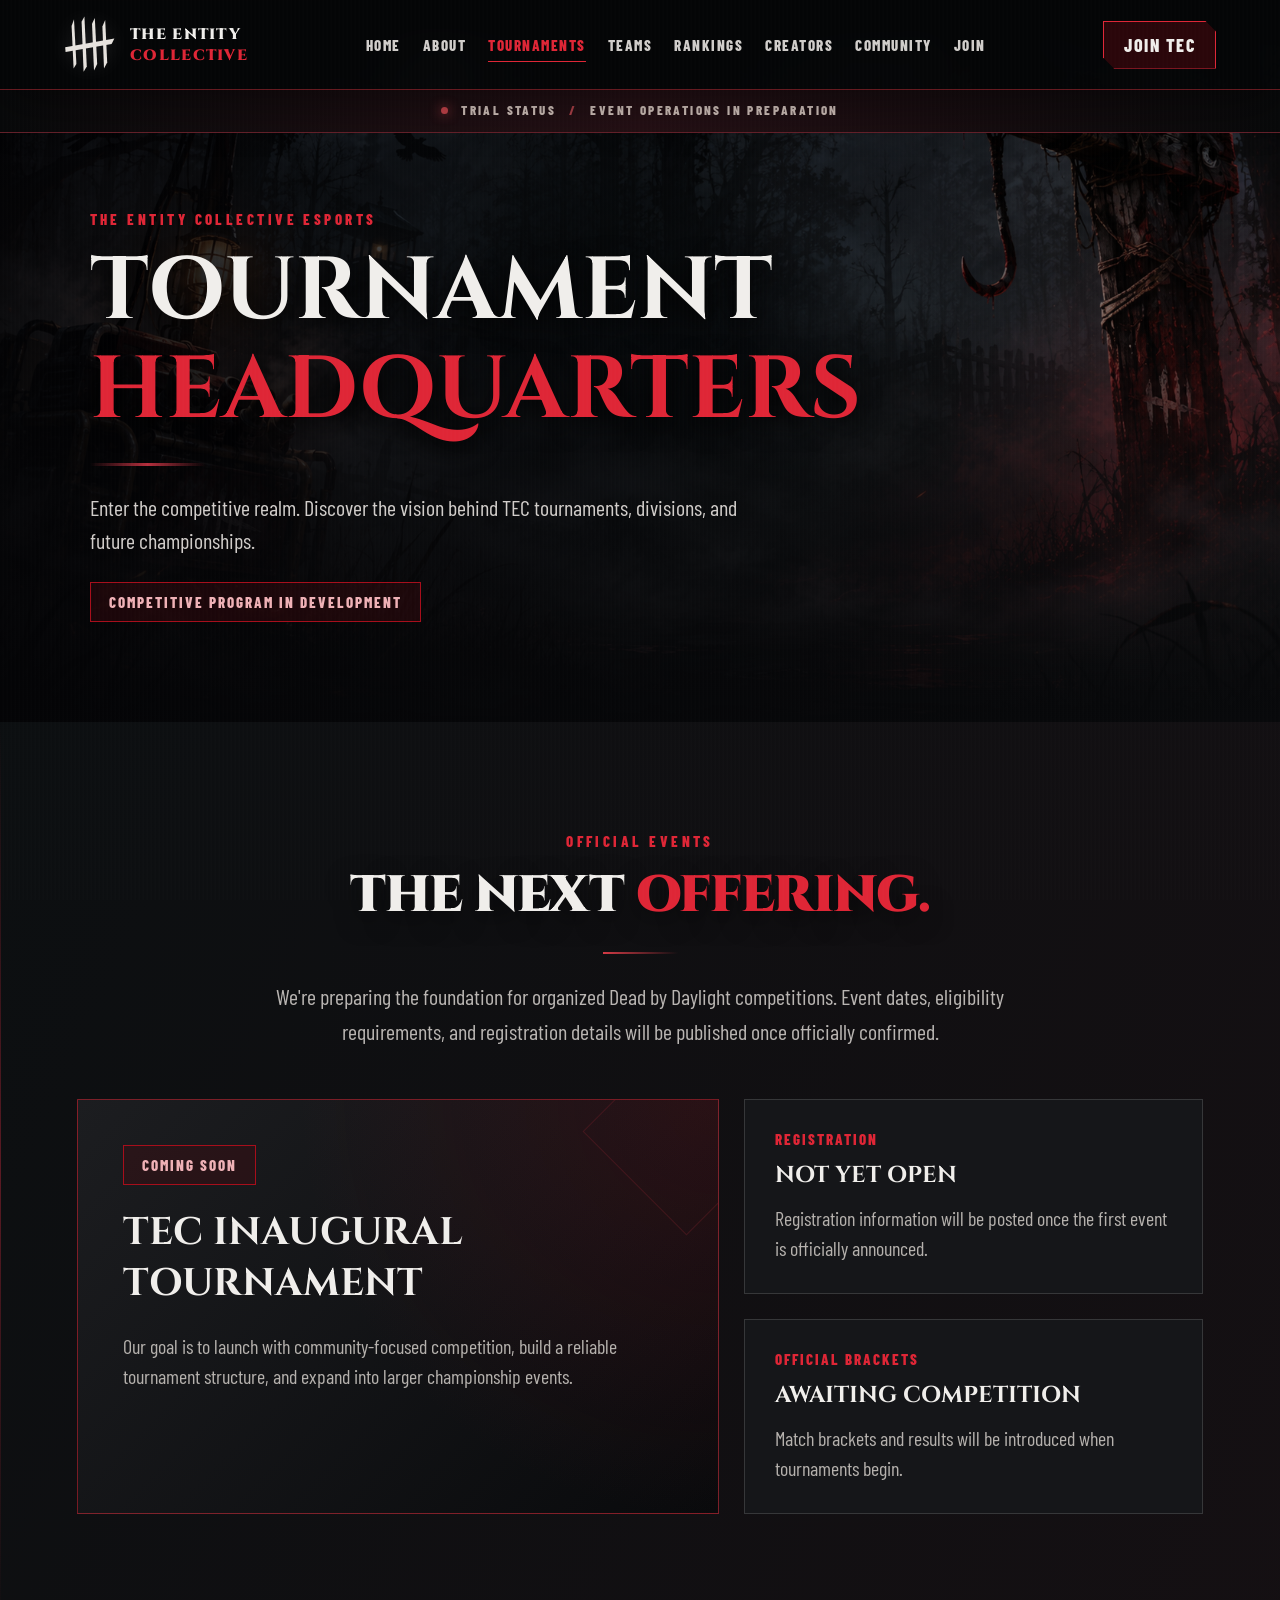
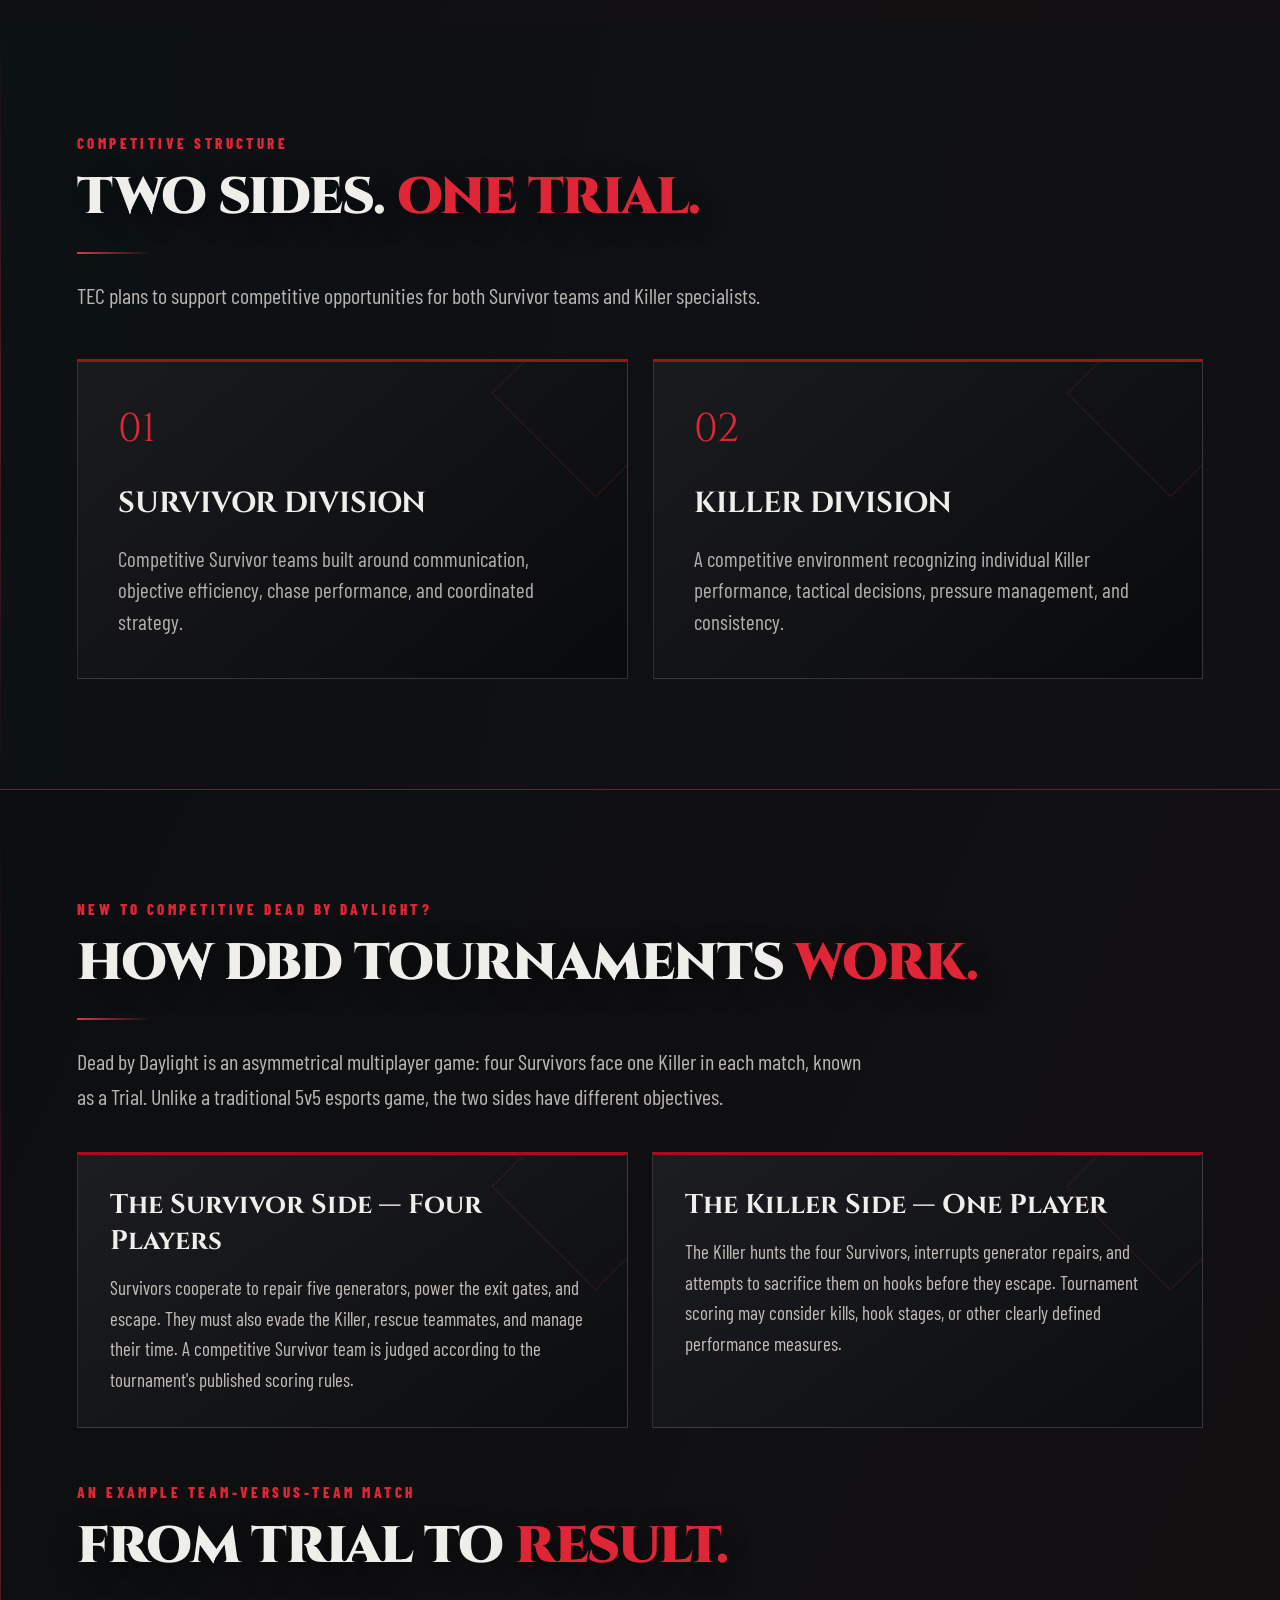
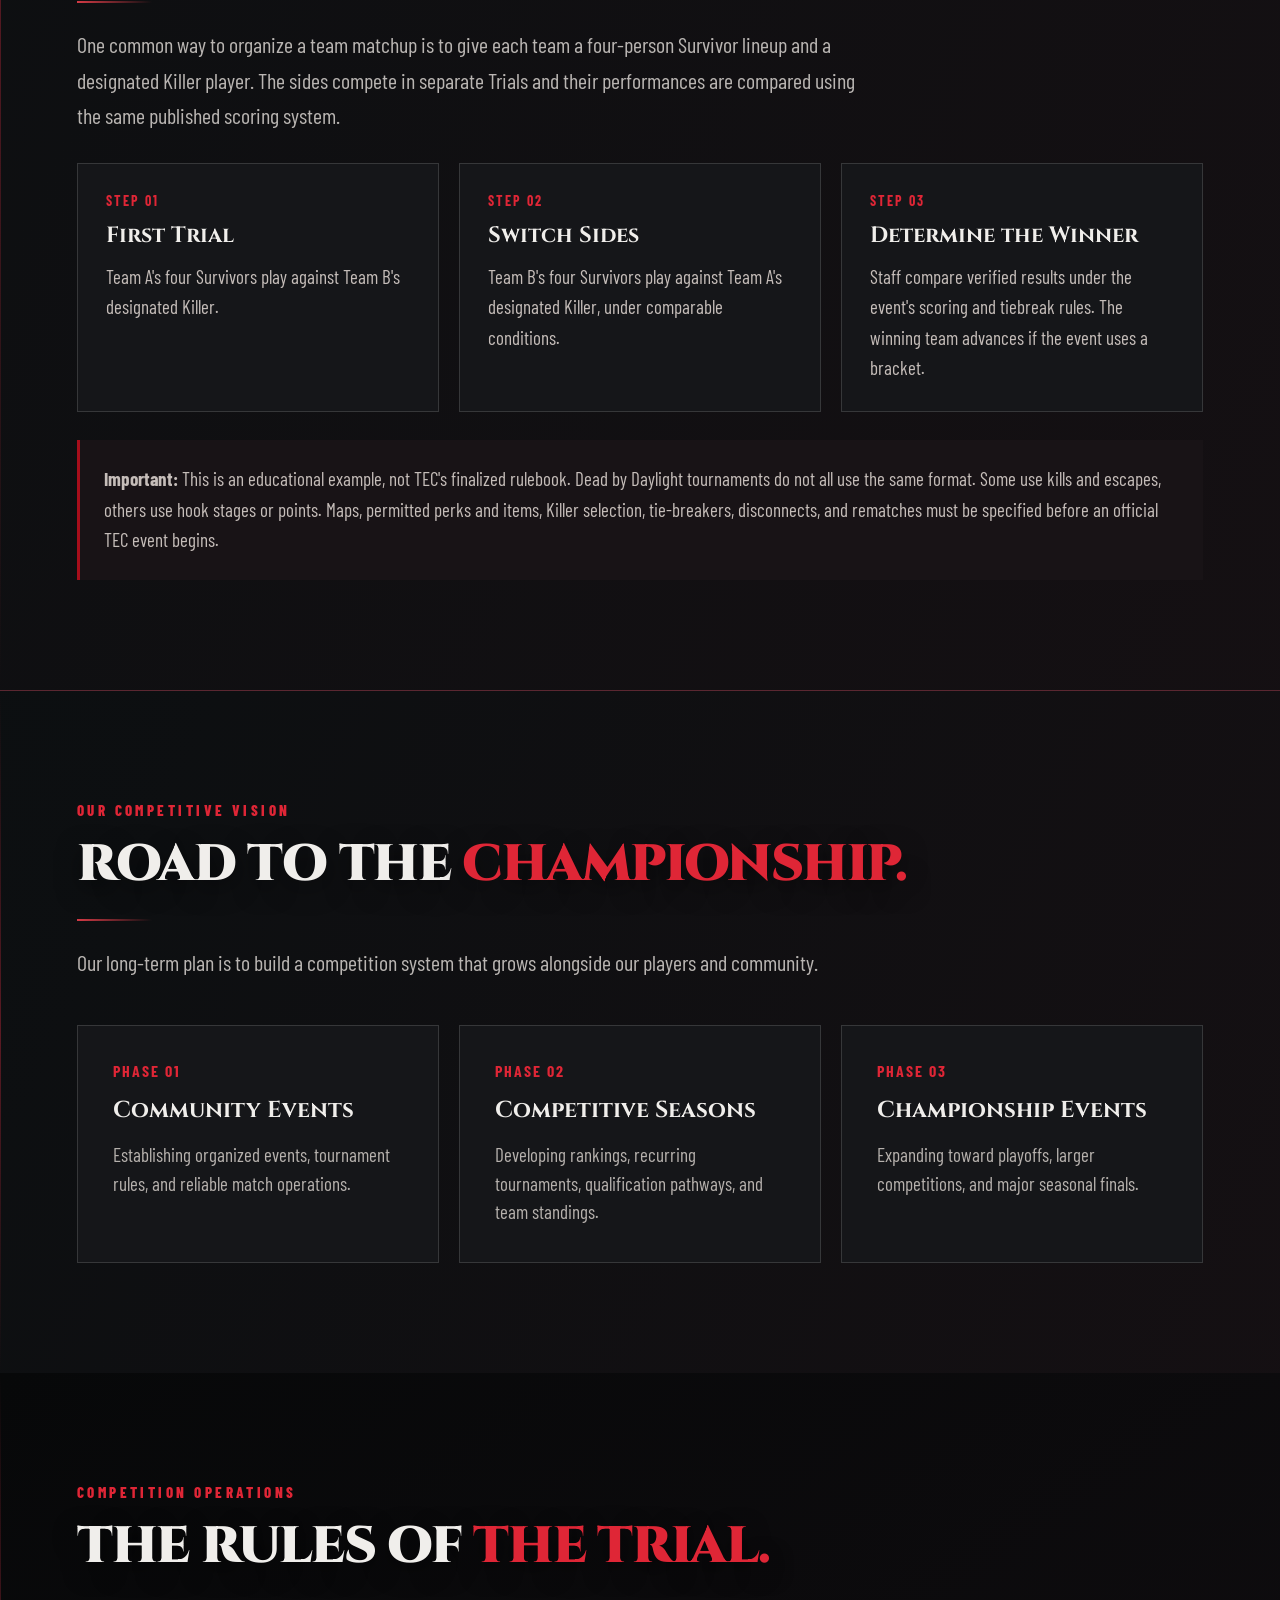
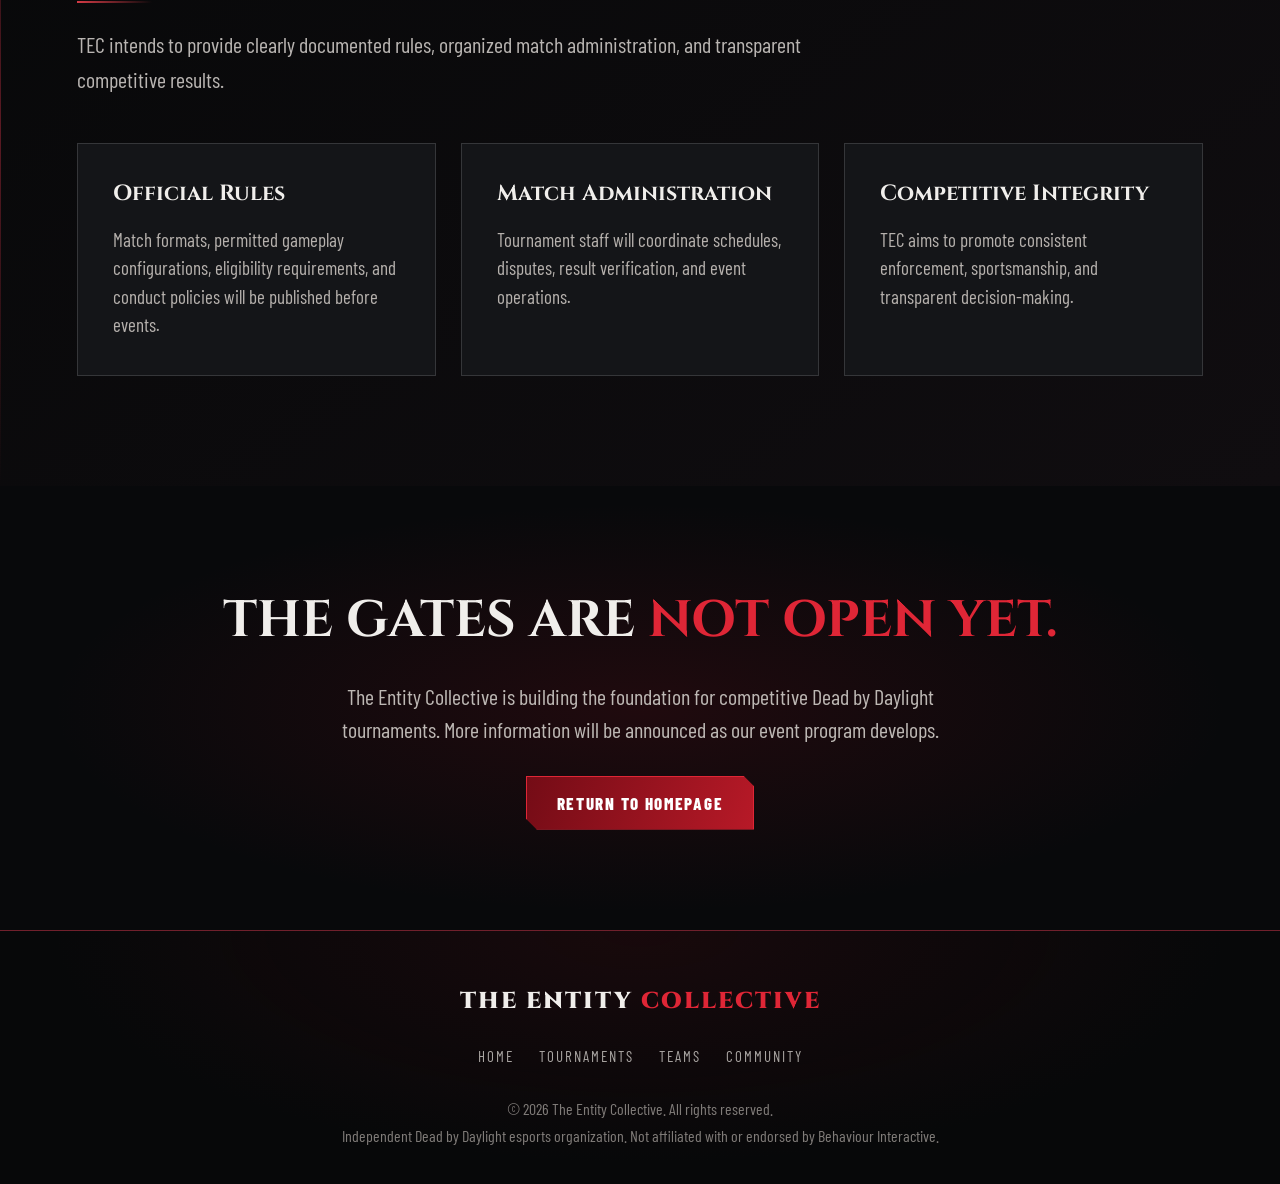
<file: tournaments.html>
<!DOCTYPE html>
<html lang="en">
<head>
  <meta charset="UTF-8">
  <meta name="viewport" content="width=device-width, initial-scale=1">
  <meta name="theme-color" content="#08090b">
  <meta name="description" content="Explore tournaments, competitive divisions, and championship plans at The Entity Collective.">

  <title>Tournaments | The Entity Collective</title>
  <link rel="stylesheet" href="/style.css?v=tec-variety-2">

  <style>
    /* TOURNAMENT PAGE */

    .tournament-hero {
      position: relative;
      min-height: 620px;
      display: flex;
      align-items: center;
      justify-content: center;
      padding: 165px 6% 100px;
      text-align: center;
      isolation: isolate;
      overflow: hidden;
      background: #08090b;
    }

    .tournament-hero::before {
      content: "";
      position: absolute;
      inset: 0;
      z-index: -2;
      background:
        linear-gradient(
          180deg,
          rgba(0,0,0,.52),
          rgba(0,0,0,.38) 40%,
          #08090b 100%
        ),
        url("Fogbound%20Forest_%20Generator%20and%20Sacrificial%20Hook.png")
        center / cover no-repeat;
    }

    .tournament-hero::after {
      content: "";
      position: absolute;
      inset: 0;
      z-index: -1;
      background: radial-gradient(
        ellipse at center,
        rgba(110,10,20,.12),
        transparent 65%
      );
    }

    .tournament-hero-content {
      max-width: 900px;
      position: relative;
      z-index: 2;
    }

    .tournament-hero h1 {
      font-family: var(--heading-font);
      font-size: clamp(42px, 7vw, 88px);
      line-height: 1.12;
      text-transform: uppercase;
      text-shadow: 0 8px 25px #000;
    }

    .tournament-hero h1 span {
      display: block;
      color: var(--red-bright);
    }

    .tournament-hero p {
      max-width: 650px;
      margin: 25px auto;
      color: #d1cdca;
      font-size: 22px;
      line-height: 1.5;
    }

    .tournament-status {
      display: inline-block;
      padding: 10px 18px;
      border: 1px solid var(--red);
      background: rgba(70,10,17,.35);
      color: #efb1b6;
      font-size: 15px;
      font-weight: 800;
      letter-spacing: 2px;
      text-transform: uppercase;
    }

    .tournament-intro {
      max-width: 820px;
      margin: 0 auto;
      text-align: center;
    }

    .tournament-intro .section-line {
      margin: 25px auto;
    }

    .tournament-intro .section-description {
      margin: auto;
    }

    /* EVENT BOARD */

    .event-board {
      margin-top: 50px;
      display: grid;
      grid-template-columns: 1.4fr 1fr;
      gap: 25px;
    }

    .event-main {
      min-height: 370px;
      padding: 45px;
      border: 1px solid rgba(210,40,55,.55);
      background:
        radial-gradient(
          circle at 100% 0%,
          rgba(140,15,28,.2),
          transparent 55%
        ),
        linear-gradient(135deg,#1c1d20,#090a0c);
    }

    .event-main h3 {
      font-family: var(--heading-font);
      font-size: clamp(26px,3vw,40px);
      margin: 22px 0;
      text-transform: uppercase;
    }

    .event-main p,
    .event-side p {
      color: #b5b1ad;
      font-size: 20px;
      line-height: 1.5;
    }

    .event-side {
      display: flex;
      flex-direction: column;
      gap: 25px;
    }

    .event-side-card {
      flex: 1;
      padding: 30px;
      border: 1px solid var(--border);
      background: #151619;
    }

    .event-side-card h3 {
      margin: 12px 0;
      font-family: var(--heading-font);
      font-size: 23px;
      text-transform: uppercase;
    }

    /* DIVISIONS */

    .division-grid {
      display: grid;
      grid-template-columns: repeat(2,minmax(0,1fr));
      gap: 25px;
      margin-top: 45px;
    }

    .division-card {
      position: relative;
      min-height: 320px;
      padding: 40px;
      border: 1px solid var(--border);
      border-top: 3px solid var(--red);
      background: linear-gradient(140deg,#1a1b1e,#090a0c);
    }

    .division-card h3 {
      margin-bottom: 20px;
      font-family: var(--heading-font);
      font-size: 29px;
      text-transform: uppercase;
    }

    .division-card p {
      color: #b6b1ad;
      font-size: 21px;
      line-height: 1.5;
    }

    .division-number {
      margin-bottom: 28px;
      color: var(--red-bright);
      font-family: var(--heading-font);
      font-size: 40px;
    }

    /* ROADMAP */

    .roadmap {
      display: grid;
      grid-template-columns: repeat(3,minmax(0,1fr));
      gap: 20px;
      margin-top: 45px;
    }

    .roadmap-step {
      padding: 35px;
      background: #151619;
      border: 1px solid var(--border);
    }

    .roadmap-step strong {
      display: block;
      color: var(--red-bright);
      font-size: 16px;
      letter-spacing: 2px;
      text-transform: uppercase;
      margin-bottom: 15px;
    }

    .roadmap-step h3 {
      font-family: var(--heading-font);
      font-size: 23px;
      margin-bottom: 15px;
    }

    .roadmap-step p {
      color: #b6b1ad;
      font-size: 19px;
      line-height: 1.5;
    }

    /* INFORMATION GRID */

    .information-grid {
      display: grid;
      grid-template-columns: repeat(3,minmax(0,1fr));
      gap: 25px;
      margin-top: 45px;
    }

    .information-card {
      padding: 35px;
      background: #141518;
      border: 1px solid var(--border);
    }

    .information-card h3 {
      font-family: var(--heading-font);
      font-size: 22px;
      margin-bottom: 18px;
    }

    .information-card p {
      color: #b6b1ad;
      font-size: 19px;
      line-height: 1.5;
    }


    /* HOW COMPETITIVE DBD WORKS */
    .how-grid {display:grid;grid-template-columns:repeat(2,minmax(0,1fr));gap:24px;margin-top:38px}
    .how-card {background:linear-gradient(145deg,#1c1d20,#0c0d0f);border:1px solid var(--border);border-top:3px solid var(--red);padding:32px}
    .how-card h3 {font-family:var(--heading-font);font-size:27px;margin:0 0 14px}
    .how-card p,.how-step p,.how-note {color:#c5bdb9;font-size:19px;line-height:1.6}
    .how-steps {display:grid;grid-template-columns:repeat(3,minmax(0,1fr));gap:20px;margin-top:30px}
    .how-step {background:#151619;border:1px solid var(--border);padding:28px}
    .how-step strong {display:block;color:var(--red-bright);font-size:14px;letter-spacing:2px;margin-bottom:12px}
    .how-step h3 {font-family:var(--heading-font);font-size:22px;margin-bottom:12px}
    .how-note {margin-top:28px;padding:24px;border-left:3px solid var(--red);background:#181316}
    @media(max-width:850px){.how-grid,.how-steps{grid-template-columns:1fr}.how-card{padding:25px}}

    /* BOTTOM CTA */

    .tournament-bottom {
      text-align: center;
      padding: 100px 6%;
      background:
        radial-gradient(
          ellipse at center,
          rgba(140,15,28,.18),
          transparent 65%
        ),
        #08090b;
    }

    .tournament-bottom h2 {
      font-family: var(--heading-font);
      font-size: clamp(30px,4vw,55px);
      margin-bottom: 25px;
      text-transform: uppercase;
    }

    .tournament-bottom h2 span {
      color: var(--red-bright);
    }

    .tournament-bottom p {
      max-width: 680px;
      margin: 0 auto 30px;
      color: #bdb8b4;
      font-size: 22px;
      line-height: 1.5;
    }

    @media(max-width:850px) {
      .event-board,
      .division-grid,
      .roadmap,
      .information-grid {
        grid-template-columns: 1fr;
      }

      .tournament-hero {
        min-height: 540px;
      }

      .event-main,
      .division-card {
        padding: 28px;
      }
    }
  </style>
</head>

<body class="realm-tournaments">
<svg xmlns="http://www.w3.org/2000/svg" style="position:absolute;width:0;height:0;overflow:hidden" aria-hidden="true"><symbol id="tec-emblem" viewBox="0 0 130 140">
    <g fill="currentColor">
      <path d="M19 24 L25 7 L31 119 L24 130 Z"/>
      <path d="M44 13 L51 0 L57 125 L49 138 Z"/>
      <path d="M70 18 L77 4 L83 119 L75 135 Z"/>
      <path d="M96 25 L103 9 L108 115 L100 130 Z"/>
      <path d="M4 89 L3 77 L126 55 L119 69 Z"/>
    </g>
  </symbol></svg>

<header class="site-header">
  <div class="nav-container">

    <a href="/index.html" class="site-logo" aria-label="The Entity Collective homepage">
      <svg class="logo-mark" aria-hidden="true">
        <use href="#tec-emblem"></use>
      </svg>

      <div class="logo-text">
        THE ENTITY
        <span>COLLECTIVE</span>
      </div>
    </a>

    <nav class="nav-links" id="navLinks" aria-label="Main navigation">
      <a href="/index.html">Home</a>
      <a href="/about.html">About</a>
      <a href="/tournaments.html" class="active">Tournaments</a>
      <a href="/teams.html">Teams</a>
      <a href="/rankings.html">Rankings</a>
      <a href="/creators.html">Creators</a>
      <a href="/community.html">Community</a>
      <a href="/join.html">Join</a>
    </nav>

    <a href="/join.html" class="nav-cta">Join TEC</a>

    <button
      class="mobile-toggle"
      id="mobileToggle"
      type="button"
      aria-controls="navLinks"
      aria-expanded="false"
      aria-label="Open navigation menu">
      &#9776;
    </button>

  </div>
</header>

<main>
<div class="realm-signal"><span class="signal-light"></span> TRIAL STATUS <span class="signal-divider">/</span> EVENT OPERATIONS IN PREPARATION</div>

  <!-- CHAMPIONSHIP HERO -->

  <section class="tournament-hero">
    <div class="tournament-hero-content">

      <div class="section-kicker">
        The Entity Collective Esports
      </div>

      <h1>
        Tournament
        <span>Headquarters</span>
      </h1>

      <p>
        Enter the competitive realm.
        Discover the vision behind
        TEC tournaments, divisions,
        and future championships.
      </p>

      <div class="tournament-status">
        Competitive Program In Development
      </div>

    </div>
  </section>

  <!-- EVENT BOARD -->

  <section class="section section-dark">
    <div class="section-container">

      <div class="tournament-intro">
        <div class="section-kicker">Official Events</div>

        <h2 class="section-title">
          The Next <span>Offering.</span>
        </h2>

        <div class="section-line"></div>

        <p class="section-description">
          We're preparing the foundation for
          organized Dead by Daylight competitions.
          Event dates, eligibility requirements,
          and registration details will be
          published once officially confirmed.
        </p>
      </div>

      <div class="event-board">

        <article class="event-main">
          <div class="tournament-status">
            Coming Soon
          </div>

          <h3>TEC Inaugural Tournament</h3>

          <p>
            Our goal is to launch with
            community-focused competition,
            build a reliable tournament
            structure, and expand into
            larger championship events.
          </p>
        </article>

        <div class="event-side">

          <article class="event-side-card">
            <div class="panel-label">Registration</div>
            <h3>Not Yet Open</h3>
            <p>
              Registration information will
              be posted once the first event
              is officially announced.
            </p>
          </article>

          <article class="event-side-card">
            <div class="panel-label">Official Brackets</div>
            <h3>Awaiting Competition</h3>
            <p>
              Match brackets and results
              will be introduced when
              tournaments begin.
            </p>
          </article>

        </div>

      </div>

    </div>
  </section>

  <!-- COMPETITIVE DIVISIONS -->

  <section class="section section-black">
    <div class="section-container">

      <div class="section-kicker">
        Competitive Structure
      </div>

      <h2 class="section-title">
        Two Sides. <span>One Trial.</span>
      </h2>

      <div class="section-line"></div>

      <p class="section-description">
        TEC plans to support competitive
        opportunities for both Survivor
        teams and Killer specialists.
      </p>

      <div class="division-grid">

        <article class="division-card">
          <div class="division-number">01</div>

          <h3>Survivor Division</h3>

          <p>
            Competitive Survivor teams
            built around communication,
            objective efficiency,
            chase performance,
            and coordinated strategy.
          </p>
        </article>

        <article class="division-card">
          <div class="division-number">02</div>

          <h3>Killer Division</h3>

          <p>
            A competitive environment
            recognizing individual Killer
            performance, tactical decisions,
            pressure management,
            and consistency.
          </p>
        </article>

      </div>

    </div>
  </section>


  <!-- EXPLAINING DEAD BY DAYLIGHT TOURNAMENTS -->
  <section class="section section-dark" id="how-tournaments-work">
    <div class="section-container">
      <div class="section-kicker">New to Competitive Dead by Daylight?</div>
      <h2 class="section-title">How DBD Tournaments <span>Work.</span></h2>
      <div class="section-line"></div>
      <p class="section-description">
        Dead by Daylight is an asymmetrical multiplayer game: four Survivors face one Killer in each match, known as a Trial. Unlike a traditional 5v5 esports game, the two sides have different objectives.
      </p>
      <div class="how-grid">
        <article class="how-card">
          <h3>The Survivor Side — Four Players</h3>
          <p>Survivors cooperate to repair five generators, power the exit gates, and escape. They must also evade the Killer, rescue teammates, and manage their time. A competitive Survivor team is judged according to the tournament's published scoring rules.</p>
        </article>
        <article class="how-card">
          <h3>The Killer Side — One Player</h3>
          <p>The Killer hunts the four Survivors, interrupts generator repairs, and attempts to sacrifice them on hooks before they escape. Tournament scoring may consider kills, hook stages, or other clearly defined performance measures.</p>
        </article>
      </div>
      <div class="section-kicker" style="margin-top:55px">An Example Team-versus-Team Match</div>
      <h2 class="section-title">From Trial to <span>Result.</span></h2>
      <div class="section-line"></div>
      <p class="section-description">One common way to organize a team matchup is to give each team a four-person Survivor lineup and a designated Killer player. The sides compete in separate Trials and their performances are compared using the same published scoring system.</p>
      <div class="how-steps">
        <article class="how-step"><strong>STEP 01</strong><h3>First Trial</h3><p>Team A's four Survivors play against Team B's designated Killer.</p></article>
        <article class="how-step"><strong>STEP 02</strong><h3>Switch Sides</h3><p>Team B's four Survivors play against Team A's designated Killer, under comparable conditions.</p></article>
        <article class="how-step"><strong>STEP 03</strong><h3>Determine the Winner</h3><p>Staff compare verified results under the event's scoring and tiebreak rules. The winning team advances if the event uses a bracket.</p></article>
      </div>
      <div class="how-note"><strong>Important:</strong> This is an educational example, not TEC's finalized rulebook. Dead by Daylight tournaments do not all use the same format. Some use kills and escapes, others use hook stages or points. Maps, permitted perks and items, Killer selection, tie-breakers, disconnects, and rematches must be specified before an official TEC event begins.</div>
    </div>
  </section>

  <!-- ROAD TO CHAMPIONSHIP -->

  <section class="section section-dark">
    <div class="section-container">

      <div class="section-kicker">
        Our Competitive Vision
      </div>

      <h2 class="section-title">
        Road to the <span>Championship.</span>
      </h2>

      <div class="section-line"></div>

      <p class="section-description">
        Our long-term plan is to build
        a competition system that grows
        alongside our players and community.
      </p>

      <div class="roadmap">

        <article class="roadmap-step">
          <strong>Phase 01</strong>
          <h3>Community Events</h3>
          <p>
            Establishing organized events,
            tournament rules, and
            reliable match operations.
          </p>
        </article>

        <article class="roadmap-step">
          <strong>Phase 02</strong>
          <h3>Competitive Seasons</h3>
          <p>
            Developing rankings,
            recurring tournaments,
            qualification pathways,
            and team standings.
          </p>
        </article>

        <article class="roadmap-step">
          <strong>Phase 03</strong>
          <h3>Championship Events</h3>
          <p>
            Expanding toward playoffs,
            larger competitions,
            and major seasonal finals.
          </p>
        </article>

      </div>

    </div>
  </section>

  <!-- TOURNAMENT INFORMATION -->

  <section class="section section-black">
    <div class="section-container">

      <div class="section-kicker">
        Competition Operations
      </div>

      <h2 class="section-title">
        The Rules of <span>the Trial.</span>
      </h2>

      <div class="section-line"></div>

      <p class="section-description">
        TEC intends to provide clearly
        documented rules, organized
        match administration, and
        transparent competitive results.
      </p>

      <div class="information-grid">

        <article class="information-card">
          <h3>Official Rules</h3>
          <p>
            Match formats, permitted
            gameplay configurations,
            eligibility requirements,
            and conduct policies
            will be published before events.
          </p>
        </article>

        <article class="information-card">
          <h3>Match Administration</h3>
          <p>
            Tournament staff will coordinate
            schedules, disputes,
            result verification,
            and event operations.
          </p>
        </article>

        <article class="information-card">
          <h3>Competitive Integrity</h3>
          <p>
            TEC aims to promote
            consistent enforcement,
            sportsmanship, and
            transparent decision-making.
          </p>
        </article>

      </div>

    </div>
  </section>

  <!-- CLOSING SECTION -->

  <section class="tournament-bottom">
    <h2>
      The Gates Are <span>Not Open Yet.</span>
    </h2>

    <p>
      The Entity Collective is building
      the foundation for competitive
      Dead by Daylight tournaments.
      More information will be announced
      as our event program develops.
    </p>

    <a href="index.html" class="btn btn-primary">
      Return to Homepage
    </a>
  </section>

</main>

<footer class="site-footer">

  <div class="footer-brand">
    THE ENTITY <span>COLLECTIVE</span>
  </div>

  <div class="footer-links">
    <a href="index.html">Home</a>
    <a href="tournaments.html">Tournaments</a>
    <a href="/teams.html">Teams</a>
    <a href="/community.html">Community</a>
  </div>

  <p>
    &copy; <span id="year"></span>
    The Entity Collective. All rights reserved.
  </p>

  <p>
    Independent Dead by Daylight esports organization.
    Not affiliated with or endorsed by Behaviour Interactive.
  </p>

</footer>

<script>
  const mobileToggle = document.getElementById('mobileToggle');
  const navLinks = document.getElementById('navLinks');

  mobileToggle.addEventListener('click', () => {
    const open = navLinks.classList.toggle('open');

    mobileToggle.setAttribute('aria-expanded', String(open));
    mobileToggle.setAttribute(
      'aria-label',
      open ? 'Close navigation menu' : 'Open navigation menu'
    );
  });

  navLinks.querySelectorAll('a').forEach(link => {
    link.addEventListener('click', () => {
      navLinks.classList.remove('open');
      mobileToggle.setAttribute('aria-expanded', 'false');
      mobileToggle.setAttribute('aria-label', 'Open navigation menu');
    });
  });

  document.getElementById('year').textContent =
    new Date().getFullYear();
</script>

</body>
</html>
</file>
<file: style.css>
@import url('https://fonts.googleapis.com/css2?family=Barlow+Condensed:wght@400;500;600;700;800;900&family=Cinzel:wght@400;600;700;900&display=swap');

/* ==========================================
   THE ENTITY COLLECTIVE
   OFFICIAL WEBSITE STYLESHEET
   CINEMATIC HORROR ESPORTS DESIGN
========================================== */

:root {
  --background: #070809;
  --surface: #101113;
  --surface-light: #1a1b1e;
  --red: #a70e1b;
  --red-bright: #df2636;
  --red-dark: #530a13;
  --white: #f0eeeb;
  --gray: #b4b0ad;
  --border: rgba(255,255,255,0.14);
  --heading-font: 'Cinzel', Georgia, serif;
  --body-font: 'Barlow Condensed', Arial, sans-serif;
}

/* GENERAL RESET */

* {
  margin: 0;
  padding: 0;
  box-sizing: border-box;
}

html {
  scroll-behavior: smooth;
  scroll-padding-top: 90px;
}

body {
  background: var(--background);
  color: var(--white);
  font-family: var(--body-font);
  font-size: 18px;
  overflow-x: hidden;
}

a {
  color: inherit;
  text-decoration: none;
}

button {
  font: inherit;
  cursor: pointer;
}

img {
  display: block;
  max-width: 100%;
}

:focus-visible {
  outline: 2px solid var(--red-bright);
  outline-offset: 4px;
}

::selection {
  background: var(--red);
  color: white;
}

/* ==========================================
   NAVIGATION
========================================== */

.site-header {
  position: absolute;
  top: 0;
  left: 0;
  width: 100%;
  z-index: 100;
  background: rgba(5, 6, 7, 0.93);
  border-bottom: 1px solid rgba(167,14,27,0.5);
  backdrop-filter: blur(15px);
  -webkit-backdrop-filter: blur(15px);
}

.nav-container {
  max-width: 1600px;
  min-height: 88px;
  margin: auto;
  padding: 12px 5%;
  display: flex;
  justify-content: space-between;
  align-items: center;
  gap: 24px;
}

.site-logo {
  display: flex;
  align-items: center;
  gap: 14px;
  flex-shrink: 0;
}

.logo-mark {
  width: 52px;
  height: 65px;
  color: #e7e3de;
  filter: drop-shadow(0 0 10px rgba(255,255,255,.15));
}

.logo-text {
  font-family: var(--heading-font);
  font-size: 15px;
  font-weight: 900;
  letter-spacing: 1.3px;
  line-height: 1.4;
}

.logo-text span {
  display: block;
  color: var(--red-bright);
}

.nav-links {
  display: flex;
  align-items: center;
  gap: 22px;
}

.nav-links a {
  font-size: 15px;
  font-weight: 800;
  letter-spacing: 1.5px;
  text-transform: uppercase;
  color: #d0cdca;
  transition: color .25s;
}

.nav-links a:hover,
.nav-links a.active {
  color: var(--red-bright);
}

.nav-cta {
  flex-shrink: 0;
  padding: 12px 20px;
  border: 1px solid var(--red-bright);
  background: rgba(130,10,22,.3);
  font-weight: 800;
  letter-spacing: 1.5px;
  text-transform: uppercase;
  transition: .25s;
}

.nav-cta:hover {
  background: var(--red);
}

.mobile-toggle {
  display: none;
  color: white;
  background: transparent;
  border: 1px solid var(--border);
  padding: 8px 13px;
  font-size: 24px;
}

/* ==========================================
   CINEMATIC HERO
========================================== */

.hero {
  position: relative;
  min-height: 900px;
  min-height: 100svh;
  padding: 165px 5% 225px;
  display: flex;
  justify-content: center;
  align-items: center;
  isolation: isolate;
  overflow: hidden;
  background: #08090b;
}

/*
  ACTUAL UPLOADED FOREST ARTWORK

  Filename:
  Fogbound Forest_ Generator and Sacrificial Hook.png

  Spaces are URL-encoded as %20.
*/

.hero-background {
  position: absolute;
  inset: 0;
  z-index: -3;

  background-image:
    linear-gradient(
      180deg,
      rgba(0,0,0,.28) 0%,
      rgba(0,0,0,.12) 25%,
      rgba(0,0,0,.24) 55%,
      rgba(7,8,9,.92) 100%
    ),
    linear-gradient(
      90deg,
      rgba(0,0,0,.32) 0%,
      rgba(0,0,0,.04) 50%,
      rgba(0,0,0,.32) 100%
    ),
    url("Fogbound%20Forest_%20Generator%20and%20Sacrificial%20Hook.png");

  background-position:
    center,
    center,
    center center;

  background-size:
    cover,
    cover,
    cover;

  background-repeat: no-repeat;
}

/* SUBTLE DARKENING BEHIND TEXT */

.hero::after {
  content: "";
  position: absolute;
  inset: 0;
  z-index: -1;
  pointer-events: none;
  background:
    radial-gradient(
      ellipse at 50% 48%,
      rgba(0,0,0,.48),
      transparent 68%
    );
}

/* HERO CONTENT */

.hero-content {
  position: relative;
  z-index: 5;
  width: 100%;
  max-width: 1050px;
  text-align: center;
}

.hero-emblem {
  display: block;
  width: 105px;
  height: 120px;
  margin: 0 auto 22px;
  color: #f1eeea;
  filter:
    drop-shadow(0 5px 12px #000)
    drop-shadow(0 0 15px rgba(255,255,255,.18));
}

.hero-eyebrow {
  margin-bottom: 20px;
  color: #dedad6;
  font-size: 17px;
  font-weight: 800;
  letter-spacing: 5px;
  text-transform: uppercase;
  text-shadow: 0 3px 12px black;
}

.hero-title {
  font-family: var(--heading-font);
  font-weight: 900;
  text-transform: uppercase;
  line-height: 1.08;
  letter-spacing: 3px;
  text-shadow:
    0 5px 12px rgba(0,0,0,.9),
    0 12px 35px black;
}

.hero-title span {
  display: block;
}

.hero-title .title-top {
  font-size: clamp(42px, 7vw, 94px);
  color: #f4f0e9;
}

.hero-title .title-bottom {
  font-size: clamp(42px, 7.5vw, 104px);
  color: var(--red-bright);
}

.hero-tagline {
  margin: 27px auto 14px;
  font-size: 22px;
  font-weight: 800;
  letter-spacing: 7px;
  text-transform: uppercase;
  text-shadow: 0 3px 12px black;
}

.hero-subtitle {
  max-width: 680px;
  margin: 0 auto 32px;
  color: #d6d1cb;
  font-size: 21px;
  line-height: 1.5;
  text-shadow: 0 3px 12px black;
}

.hero-actions {
  display: flex;
  justify-content: center;
  align-items: center;
  flex-wrap: wrap;
  gap: 16px;
}

/* ==========================================
   BUTTONS
========================================== */

.btn {
  display: inline-flex;
  justify-content: center;
  align-items: center;
  min-height: 54px;
  padding: 14px 30px;
  background: rgba(5,6,8,.9);
  border: 1px solid #a4a0a0;
  color: white;
  font-size: 17px;
  font-weight: 800;
  letter-spacing: 1.7px;
  text-transform: uppercase;
  transition:
    transform .25s,
    background .25s,
    border-color .25s,
    box-shadow .25s;
}

.btn-primary {
  background: linear-gradient(
    110deg,
    #740c16,
    #b71927
  );
  border-color: var(--red-bright);
}

.btn:hover {
  transform: translateY(-3px);
  border-color: white;
  box-shadow: 0 8px 25px rgba(0,0,0,.45);
}

.btn-primary:hover {
  background: var(--red-bright);
}

/* ==========================================
   ANIMATED FOREST FOG
========================================== */

.fog-layer {
  position: absolute;
  z-index: 2;
  pointer-events: none;
  left: -40%;
  width: 180%;
  height: 230px;
  filter: blur(38px);
  background:
    radial-gradient(
      ellipse,
      rgba(194,200,205,.16),
      transparent 65%
    );
  animation: fog-drift 24s ease-in-out infinite alternate;
}

.fog-layer.one {
  bottom: 12%;
}

.fog-layer.two {
  bottom: 40%;
  opacity: .45;
  animation-duration: 34s;
  animation-direction: alternate-reverse;
}

@keyframes fog-drift {
  from {
    transform: translateX(-12%);
  }

  to {
    transform: translateX(12%);
  }
}

/* ==========================================
   HERO FEATURE PANELS
========================================== */

.hero-panels {
  position: absolute;
  z-index: 10;
  bottom: 35px;
  left: 5%;
  right: 5%;
  display: grid;
  grid-template-columns: repeat(3, minmax(0,1fr));
  gap: 18px;
}

.feature-panel {
  display: block;
  min-height: 160px;
  padding: 25px;
  background:
    linear-gradient(
      135deg,
      rgba(19,20,23,.97),
      rgba(5,6,8,.94)
    );
  border: 1px solid rgba(255,255,255,.2);
  border-bottom: 2px solid var(--red);
  transition:
    transform .25s,
    border-color .25s;
}

.feature-panel:hover {
  transform: translateY(-5px);
  border-color: var(--red-bright);
}

.panel-label {
  margin-bottom: 10px;
  color: var(--red-bright);
  font-size: 15px;
  font-weight: 800;
  letter-spacing: 2px;
  text-transform: uppercase;
}

.feature-panel h3 {
  margin-bottom: 8px;
  font-size: 27px;
  font-weight: 800;
  letter-spacing: 1px;
  text-transform: uppercase;
}

.feature-panel p {
  color: #aaa6a3;
  font-size: 18px;
  line-height: 1.4;
}

/* ==========================================
   GENERAL SECTIONS
========================================== */

.section {
  position: relative;
  padding: 110px 6%;
}

.section-dark {
  background: #0d0e11;
}

.section-black {
  background: #070809;
}

.section-container {
  max-width: 1300px;
  margin: 0 auto;
}

.section-kicker {
  margin-bottom: 15px;
  color: var(--red-bright);
  font-size: 15px;
  font-weight: 800;
  letter-spacing: 5px;
  text-transform: uppercase;
}

.section-title {
  margin-bottom: 20px;
  font-family: var(--heading-font);
  font-size: clamp(30px, 4vw, 55px);
  font-weight: 900;
  line-height: 1.2;
  text-transform: uppercase;
}

.section-title span {
  color: var(--red-bright);
}

.section-line {
  width: 75px;
  height: 2px;
  margin: 24px 0;
  background: var(--red-bright);
}

.section-description {
  max-width: 800px;
  color: #b9b5b2;
  font-size: 22px;
  line-height: 1.6;
}

/* ==========================================
   COMPETITIVE DIVISIONS
========================================== */

.competition-grid {
  display: grid;
  grid-template-columns: repeat(3,minmax(0,1fr));
  gap: 24px;
  margin-top: 50px;
}

.competition-card {
  min-height: 290px;
  padding: 35px;
  background:
    linear-gradient(
      145deg,
      #1a1b1e,
      #0a0b0d
    );
  border: 1px solid var(--border);
  transition:
    transform .25s,
    border-color .25s;
}

.competition-card:hover {
  transform: translateY(-5px);
  border-color: var(--red-bright);
}

.card-number {
  margin-bottom: 40px;
  color: var(--red-bright);
  font-family: var(--heading-font);
  font-size: 37px;
}

.competition-card h3 {
  margin-bottom: 14px;
  font-family: var(--heading-font);
  font-size: 23px;
  text-transform: uppercase;
}

.competition-card p {
  color: #aaa6a3;
  font-size: 19px;
  line-height: 1.5;
}

/* ==========================================
   TOURNAMENT ANNOUNCEMENTS
========================================== */

.tournament-display {
  margin-top: 45px;
  padding: 40px;
  background:
    linear-gradient(
      120deg,
      #191a1e,
      #08090b
    );
  border: 1px solid rgba(183,25,37,.5);
}

.status-label {
  display: inline-block;
  margin-bottom: 22px;
  padding: 9px 15px;
  border: 1px solid #81303a;
  color: #e8a0a7;
  font-size: 14px;
  letter-spacing: 2px;
  text-transform: uppercase;
}

.tournament-display h3 {
  margin-bottom: 15px;
  font-family: var(--heading-font);
  font-size: 32px;
}

.tournament-display p {
  color: #b5b0ac;
  font-size: 21px;
  line-height: 1.5;
}

/* ==========================================
   COMMUNITY CARDS
========================================== */

.community-grid {
  display: grid;
  grid-template-columns: repeat(2,minmax(0,1fr));
  gap: 30px;
  margin-top: 45px;
}

.community-card {
  padding: 40px;
  background: #151619;
  border: 1px solid var(--border);
}

.community-card h3 {
  margin-bottom: 15px;
  font-family: var(--heading-font);
  font-size: 24px;
}

.community-card p {
  color: #b2adaa;
  font-size: 20px;
  line-height: 1.5;
}

/* ==========================================
   JOIN THE COLLECTIVE
========================================== */

.join-section {
  text-align: center;
  background:
    radial-gradient(
      ellipse at center,
      rgba(130,14,27,.22),
      transparent 65%
    ),
    #070809;
}

.join-section .section-line {
  margin: 25px auto;
}

.join-section .section-description {
  margin: 0 auto 35px;
}

/* ==========================================
   FOOTER
========================================== */

.site-footer {
  padding: 55px 6% 35px;
  background: #050607;
  border-top: 1px solid var(--border);
  text-align: center;
}

.footer-brand {
  font-family: var(--heading-font);
  font-size: 23px;
  font-weight: 900;
  letter-spacing: 2px;
}

.footer-brand span {
  color: var(--red-bright);
}

.footer-links {
  display: flex;
  justify-content: center;
  flex-wrap: wrap;
  gap: 25px;
  margin: 30px 0;
}

.footer-links a {
  color: #aaa6a3;
  font-size: 15px;
  letter-spacing: 2px;
  text-transform: uppercase;
  transition: color .25s;
}

.footer-links a:hover {
  color: white;
}

.site-footer p {
  color: #807c79;
  font-size: 16px;
  line-height: 1.7;
}

/* ==========================================
   TABLET RESPONSIVENESS
========================================== */

@media (max-width: 1100px) {

  .nav-links {
    gap: 12px;
  }

  .nav-links a {
    font-size: 13px;
  }

  .hero-panels {
    gap: 10px;
  }

  .feature-panel {
    padding: 18px;
  }

}

/* ==========================================
   MOBILE RESPONSIVENESS
========================================== */

@media (max-width: 850px) {

  .mobile-toggle {
    display: block;
  }

  .nav-links {
    display: none;
    position: absolute;
    top: 100%;
    left: 0;
    right: 0;
    padding: 25px 6%;
    background: rgba(7,8,9,.98);
    flex-direction: column;
    align-items: flex-start;
    border-bottom: 1px solid var(--red-dark);
  }

  .nav-links.open {
    display: flex;
  }

  .nav-links a {
    padding: 6px 0;
    font-size: 18px;
  }

  .nav-cta {
    display: none;
  }

  .hero {
    min-height: 1050px;
    padding: 140px 5% 480px;
  }

  .hero-background {
    background-position:
      center,
      center,
      50% center;
  }

  .hero-panels {
    grid-template-columns: 1fr;
    bottom: 25px;
  }

  .feature-panel {
    min-height: 115px;
  }

  .hero-tagline {
    font-size: 18px;
    letter-spacing: 4px;
  }

  .competition-grid,
  .community-grid {
    grid-template-columns: 1fr;
  }

  .section {
    padding: 75px 6%;
  }

}

/* ==========================================
   SMALL PHONES
========================================== */

@media (max-width: 480px) {

  .hero-title .title-top {
    font-size: 38px;
  }

  .hero-title .title-bottom {
    font-size: 40px;
  }

  .hero-eyebrow {
    font-size: 12px;
    letter-spacing: 3px;
  }

  .hero-emblem {
    width: 80px;
    height: 95px;
  }

  .hero-actions {
    flex-direction: column;
  }

  .hero-actions .btn {
    width: 100%;
  }

  .hero-subtitle {
    font-size: 18px;
  }

  .tournament-display,
  .community-card {
    padding: 25px;
  }

}

/* ==========================================
   ACCESSIBILITY
========================================== */

@media (prefers-reduced-motion: reduce) {

  *,
  *::before,
  *::after {
    animation-duration: .01ms !important;
    transition-duration: .01ms !important;
    scroll-behavior: auto !important;
  }

}


/* ENTITY REALM — SITE-WIDE ART DIRECTION */
:root{--ember:#d93c43;--bone:#e4d9c7;--fog:#a7a9a4}
body{background:#07090a;background-image:radial-gradient(ellipse at 12% 25%,rgba(95,10,18,.12),transparent 45%),repeating-linear-gradient(0deg,transparent 0 3px,rgba(255,255,255,.012) 4px 5px);background-attachment:fixed}
body:before{content:"";position:fixed;inset:0;z-index:150;pointer-events:none;opacity:.13;background:repeating-linear-gradient(90deg,transparent 0 2px,rgba(255,255,255,.05) 3px 4px);mix-blend-mode:screen}
.site-header{border-bottom:1px solid rgba(180,45,54,.55);box-shadow:0 12px 50px rgba(0,0,0,.45)}
.site-logo{position:relative}
.site-logo:before{content:"";display:block;flex:none;width:30px;height:42px;background:linear-gradient(105deg,#eee5db,#b43d45);clip-path:polygon(4% 17%,14% 9%,23% 82%,31% 4%,39% 0,47% 84%,54% 9%,62% 5%,70% 85%,78% 17%,86% 12%,92% 75%,100% 72%,100% 84%,0 100%,0 86%);filter:drop-shadow(0 0 8px #7a1722)}
.site-logo:has(.logo-mark):before{display:none}
.nav-links a{position:relative}
.nav-links a:after{content:"";position:absolute;bottom:-8px;left:0;width:0;height:1px;background:var(--red-bright);transition:width .25s}
.nav-links a:hover:after,.nav-links a.active:after{width:100%}
.section{position:relative;isolation:isolate}
.section-dark{background:linear-gradient(115deg,rgba(12,15,17,.96),rgba(21,16,19,.96))}
.section-black{background:linear-gradient(145deg,#070809,#100d10)}
.section:before{content:"";position:absolute;left:0;top:0;bottom:0;width:1px;background:linear-gradient(transparent,#5b1a23,transparent);pointer-events:none}
.section-kicker{letter-spacing:.23em!important;text-transform:uppercase}
.section-title{letter-spacing:-.025em;text-shadow:0 8px 25px rgba(0,0,0,.5)}
.section-line{height:2px!important;background:linear-gradient(90deg,#d43a45,transparent)!important}
.btn,.nav-cta{clip-path:polygon(0 0,calc(100% - 11px) 0,100% 11px,100% 100%,11px 100%,0 calc(100% - 11px));transition:transform .25s,background .25s,box-shadow .25s}
.btn:hover,.nav-cta:hover{transform:translateY(-3px);box-shadow:0 12px 30px rgba(130,15,30,.3)}
.event-main,.event-side-card,.division-card,.roadmap-step,.information-card,.rank-panel,.rank-step,.creator-card,.creator-path article,.community-feature,.community-values article,.community-note,.how-card,.how-step,.roster-card,.path-card{position:relative;overflow:hidden;transition:transform .3s ease,border-color .3s ease,box-shadow .3s ease}
.event-main:hover,.event-side-card:hover,.division-card:hover,.roadmap-step:hover,.information-card:hover,.rank-panel:hover,.rank-step:hover,.creator-card:hover,.creator-path article:hover,.community-feature:hover,.community-values article:hover,.community-note:hover,.how-card:hover,.how-step:hover,.roster-card:hover,.path-card:hover{transform:translateY(-5px);border-color:rgba(220,64,73,.65);box-shadow:0 18px 42px rgba(0,0,0,.4)}
.event-main:after,.division-card:after,.rank-panel:after,.creator-card:after,.community-feature:after,.how-card:after{content:"";position:absolute;right:-42px;top:-42px;width:145px;height:145px;border:1px solid rgba(205,49,63,.18);transform:rotate(45deg);pointer-events:none}
.site-footer{border-top:1px solid #70202c;background:radial-gradient(ellipse at top,rgba(91,13,23,.2),transparent 65%),#070809}
.tournament-hero:before,.roster-hero:before,.rank-hero:before,.creator-hero:before,.community-hero:before{background-size:cover!important;filter:saturate(.8)}
.tournament-hero:after,.roster-hero:after,.rank-hero:after,.creator-hero:after,.community-hero:after{content:"";position:absolute;inset:0;z-index:-1;pointer-events:none;background:linear-gradient(90deg,rgba(90,7,19,.13),transparent 30%,rgba(90,7,19,.14)),repeating-linear-gradient(0deg,transparent 0 5px,rgba(0,0,0,.07) 6px 7px)}
/* Individual realms — distinctive silhouettes and mood for each section */
body.realm-tournaments .tournament-hero{background:radial-gradient(ellipse at 75% 40%,rgba(145,14,25,.18),transparent 45%),#08090b}
body.realm-teams .roster-hero{background:radial-gradient(ellipse at 18% 50%,rgba(33,88,91,.23),transparent 55%),#08090b}
body.realm-rankings .rank-hero{background:radial-gradient(ellipse at 75% 40%,rgba(180,112,39,.17),transparent 55%),#08090b}
body.realm-creators .creator-hero{background:radial-gradient(ellipse at 75% 45%,rgba(95,46,123,.2),transparent 55%),#08090b}
body.realm-community .community-hero{background:radial-gradient(ellipse at 25% 45%,rgba(42,95,76,.2),transparent 55%),#08090b}
body.realm-rankings .rank-panel{border-top-color:#aa783d}
body.realm-creators .creator-card:nth-child(3n + 2){border-top-color:#7f527e}
body.realm-community .community-feature:nth-child(3n + 2){border-top-color:#5e8275}
.realm-tournaments .tournament-hero h1,.realm-teams .roster-hero h1,.realm-rankings .rank-hero h1,.realm-creators .creator-hero h1,.realm-community .community-hero h1{max-width:1000px;margin:auto}
.realm-tournaments .tournament-hero h1:after,.realm-teams .roster-hero h1:after,.realm-rankings .rank-hero h1:after,.realm-creators .creator-hero h1:after,.realm-community .community-hero h1:after{content:"";display:block;width:115px;height:3px;background:linear-gradient(90deg,transparent,#b42e3c,transparent);margin:23px auto 0}
@media(prefers-reduced-motion:reduce){html{scroll-behavior:auto!important}*,*:before,*:after{animation-duration:.01ms!important;transition-duration:.01ms!important}}
@media(max-width:850px){.site-logo:before{width:23px;height:32px}.nav-links a:after{display:none}}


/* IN-WORLD TRANSMISSIONS */
.realm-signal{position:relative;z-index:3;display:flex;align-items:center;justify-content:center;gap:13px;flex-wrap:wrap;min-height:45px;padding:12px 18px;margin-top:88px;margin-bottom:-88px;background:linear-gradient(90deg,#08090a,#251015 50%,#08090a);border-bottom:1px solid #66212b;color:#d8c8c1;font-size:13px;letter-spacing:2.4px;font-weight:800;text-align:center}
.realm-signal .signal-light{width:7px;height:7px;border-radius:50%;background:#c9454c;box-shadow:0 0 12px #c9454c}
.realm-signal .signal-divider{color:#b3434b}
.realm-home .realm-signal{margin-bottom:-88px}
@media(max-width:850px){.realm-signal{margin-top:88px;margin-bottom:-88px;font-size:11px;letter-spacing:1px;padding:12px 8px;gap:7px}}


/* REALM II — DIFFERENT EDITORIAL COMPOSITIONS ON EACH PAGE */
.realm-tournaments .tournament-hero{text-align:left;justify-content:flex-start;padding-left:max(7%,calc((100vw - 1320px)/2))}
.realm-tournaments .tournament-hero>div{max-width:720px}
.realm-tournaments .tournament-hero h1,.realm-tournaments .tournament-hero p{text-align:left;margin-left:0}
.realm-tournaments .tournament-hero h1:after{margin-left:0}
.realm-tournaments .tournament-hero:after{background:linear-gradient(90deg,rgba(3,3,5,.8),rgba(3,3,5,.35) 60%,transparent)}
.realm-tournaments .section:nth-of-type(3){background:linear-gradient(100deg,#0c1113,#111015)}
.realm-tournaments .section:nth-of-type(4){border-top:1px solid #5b2731;border-bottom:1px solid #5b2731}
.realm-teams .roster-hero{text-align:left;justify-content:flex-start;padding-left:8%;background:linear-gradient(90deg,#071112,#0c0d0f)}
.realm-teams .roster-hero>div{max-width:730px}
.realm-teams .roster-hero h1,.realm-teams .roster-hero p{text-align:left;margin-left:0}
.realm-teams .roster-hero h1:after{margin-left:0}
.realm-teams .roster-hero:after{background:linear-gradient(90deg,#061113 2%,rgba(5,12,14,.8) 42%,rgba(5,12,14,.12))}
.realm-teams .roster-hero:before{background-position:70% center!important}
.realm-teams .section:nth-of-type(2) .section-container{border-left:4px solid #528c8d;padding-left:clamp(25px,5vw,65px)}
.realm-rankings .rank-hero{min-height:460px;background:#0f0d0a}
.realm-rankings .rank-hero:before{opacity:.45;filter:sepia(.5)!important}
.realm-rankings .rank-hero h1{font-size:clamp(42px,6vw,72px)}
.realm-rankings .section:nth-of-type(2){background:linear-gradient(140deg,#18130d,#0a0a0a)}
.realm-rankings .section:nth-of-type(2) .section-container{border:1px solid rgba(190,143,77,.22);padding:clamp(25px,4vw,60px);background:rgba(0,0,0,.25)}
.realm-rankings .section-kicker{color:#d0a86a}
.realm-creators .creator-hero{text-align:left;justify-content:flex-start;padding-left:8%;min-height:620px}
.realm-creators .creator-hero>div{max-width:650px}
.realm-creators .creator-hero h1,.realm-creators .creator-hero p{text-align:left;margin-left:0}
.realm-creators .creator-hero h1:after{margin-left:0}
.realm-creators .creator-hero:after{background:linear-gradient(90deg,#0e0717,rgba(15,8,20,.85) 40%,transparent)}
.realm-creators .creator-hero:before{background-position:75% center!important}
.realm-creators .section:nth-of-type(2){background:linear-gradient(115deg,#160d1b,#08090b)}
.realm-creators .creator-card{border-radius:16px 0 16px 0;transform:rotate(-.35deg)}
.realm-creators .creator-card:nth-child(even){transform:rotate(.35deg)}
.realm-community .community-hero{min-height:480px}
.realm-community .community-hero:before{filter:saturate(.5) hue-rotate(35deg)!important}
.realm-community .community-hero h1{font-size:clamp(48px,7vw,96px)}
.realm-community .section:nth-of-type(2){background:radial-gradient(ellipse at center,rgba(112,55,24,.16),transparent 65%),#0a0b0b}
.realm-community .community-feature-grid{grid-template-columns:repeat(12,minmax(0,1fr))}
.realm-community .community-feature{grid-column:span 4}
.realm-community .community-feature:nth-child(1),.realm-community .community-feature:nth-child(6){grid-column:span 6;background:linear-gradient(120deg,#1c1816,#101211)}
.realm-community .community-feature:nth-child(2),.realm-community .community-feature:nth-child(5){grid-column:span 3}
.realm-community .community-feature:nth-child(3),.realm-community .community-feature:nth-child(4){grid-column:span 3}
.realm-about .lore-hero{text-align:left;justify-items:start;padding-left:9%;background-position:70% center}
.realm-about .lore-hero>div{max-width:760px}
.realm-about .lore-hero p{text-align:left;margin-left:0}
.realm-about .section:nth-of-type(2){background:linear-gradient(110deg,#121013,#090b0b)}
.realm-about .lore-grid{grid-template-columns:1.2fr .8fr}
.realm-about .lore-panel:first-child{border-left-width:7px}
.realm-join .lore-hero{min-height:490px;background:linear-gradient(180deg,rgba(0,0,0,.25),#09090a),url("/Fogbound%20Forest_%20Generator%20and%20Sacrificial%20Hook.png") center/cover}
.realm-join .lore-hero h1{font-size:clamp(55px,9vw,120px)}
.realm-join .lore-grid{grid-template-columns:repeat(12,minmax(0,1fr))}
.realm-join .lore-grid .lore-panel{grid-column:span 6;min-height:210px}
.realm-join .lore-grid .lore-panel:nth-child(2),.realm-join .lore-grid .lore-panel:nth-child(3){border-left-color:#698d8d}
.realm-join .lore-steps article{border-top:4px solid #ac3443}
.realm-home .hero{background:radial-gradient(ellipse at center,rgba(89,8,17,.12),transparent 60%),#070809}
.realm-home .section:nth-of-type(2) .section-container{border-left:3px solid #82202c;padding-left:clamp(20px,4vw,55px)}
.realm-home .section:nth-of-type(4){background:linear-gradient(115deg,#081314,#111013)}
.realm-home .section:nth-of-type(6){background:linear-gradient(115deg,#160e1b,#0a0b0c)}
@media(max-width:900px){.realm-community .community-feature-grid,.realm-join .lore-grid,.realm-about .lore-grid{display:grid;grid-template-columns:1fr}.realm-community .community-feature,.realm-community .community-feature:nth-child(n),.realm-join .lore-grid .lore-panel{grid-column:1}.realm-tournaments .tournament-hero,.realm-teams .roster-hero,.realm-creators .creator-hero,.realm-about .lore-hero{padding-left:6%;padding-right:6%}.realm-about .lore-hero{justify-items:center;text-align:center}.realm-about .lore-hero p{text-align:center}.realm-creators .creator-card,.realm-creators .creator-card:nth-child(even){transform:none}}
</file>
